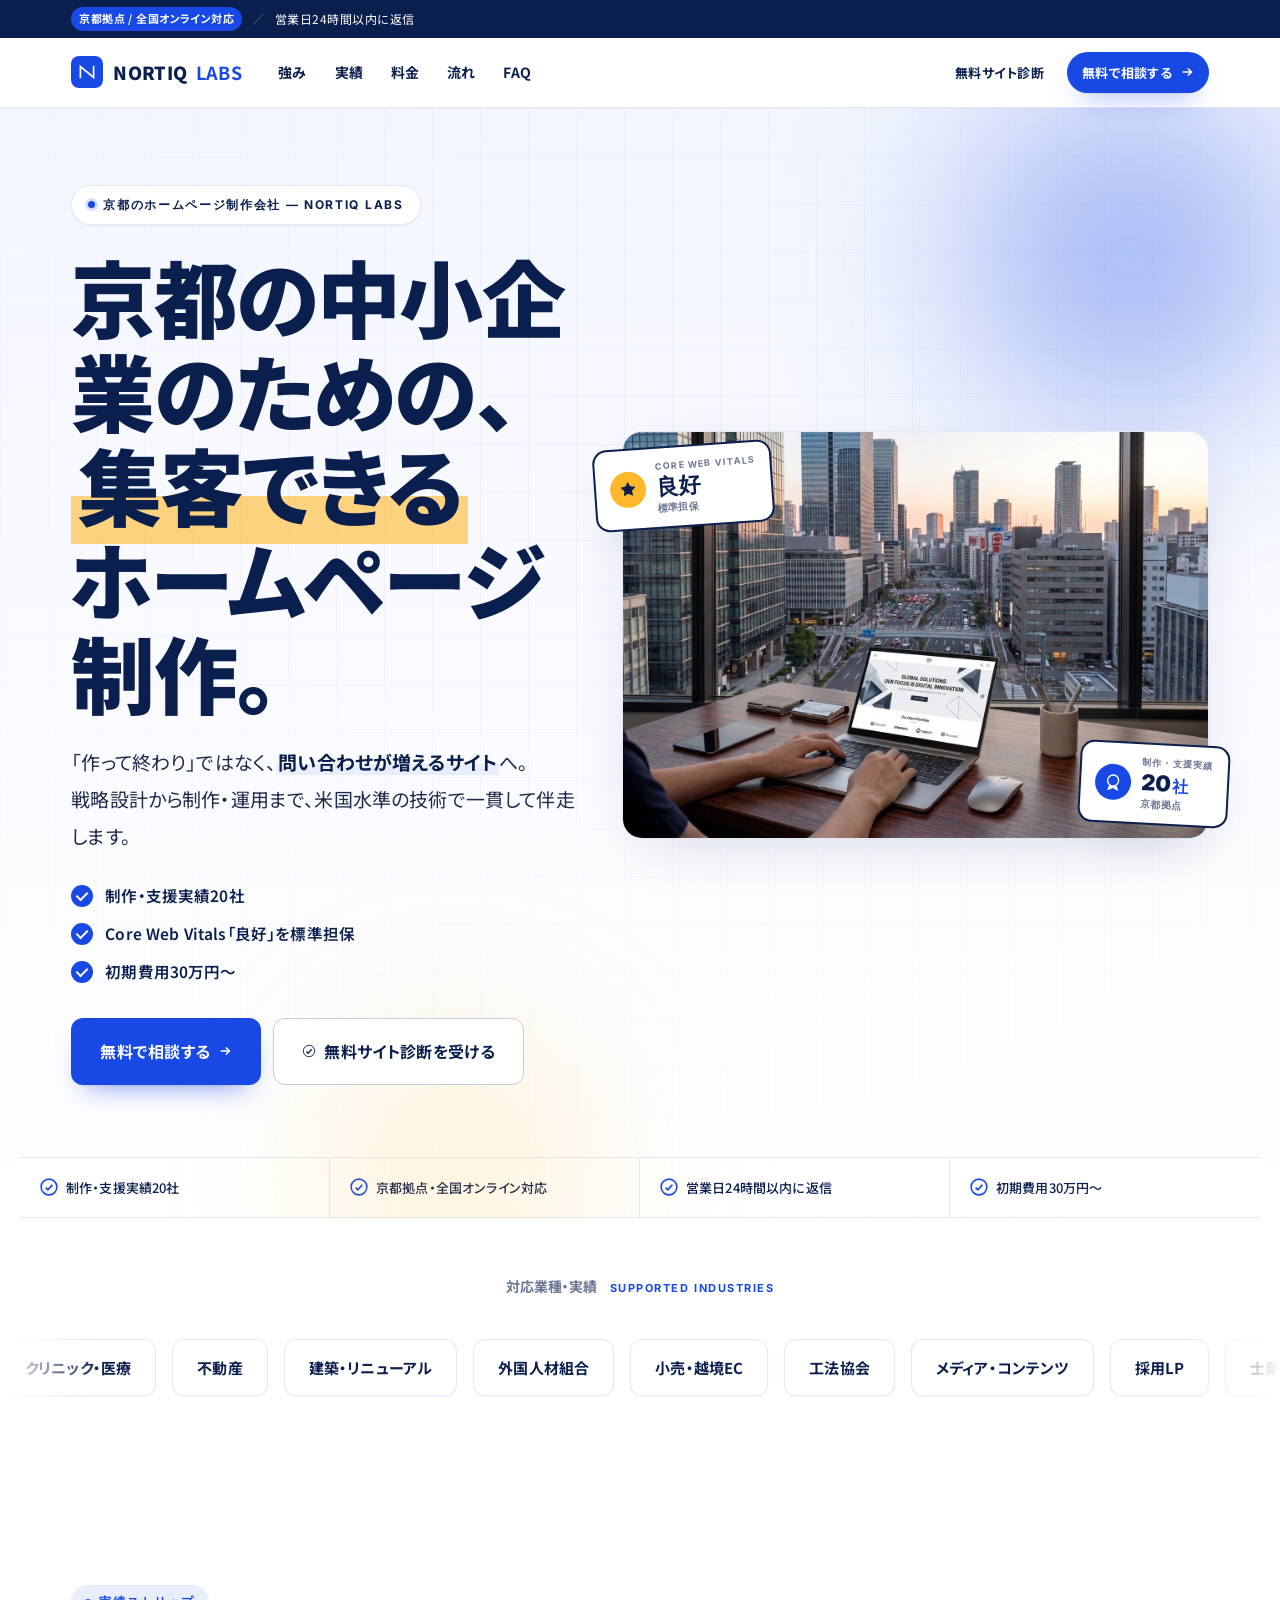
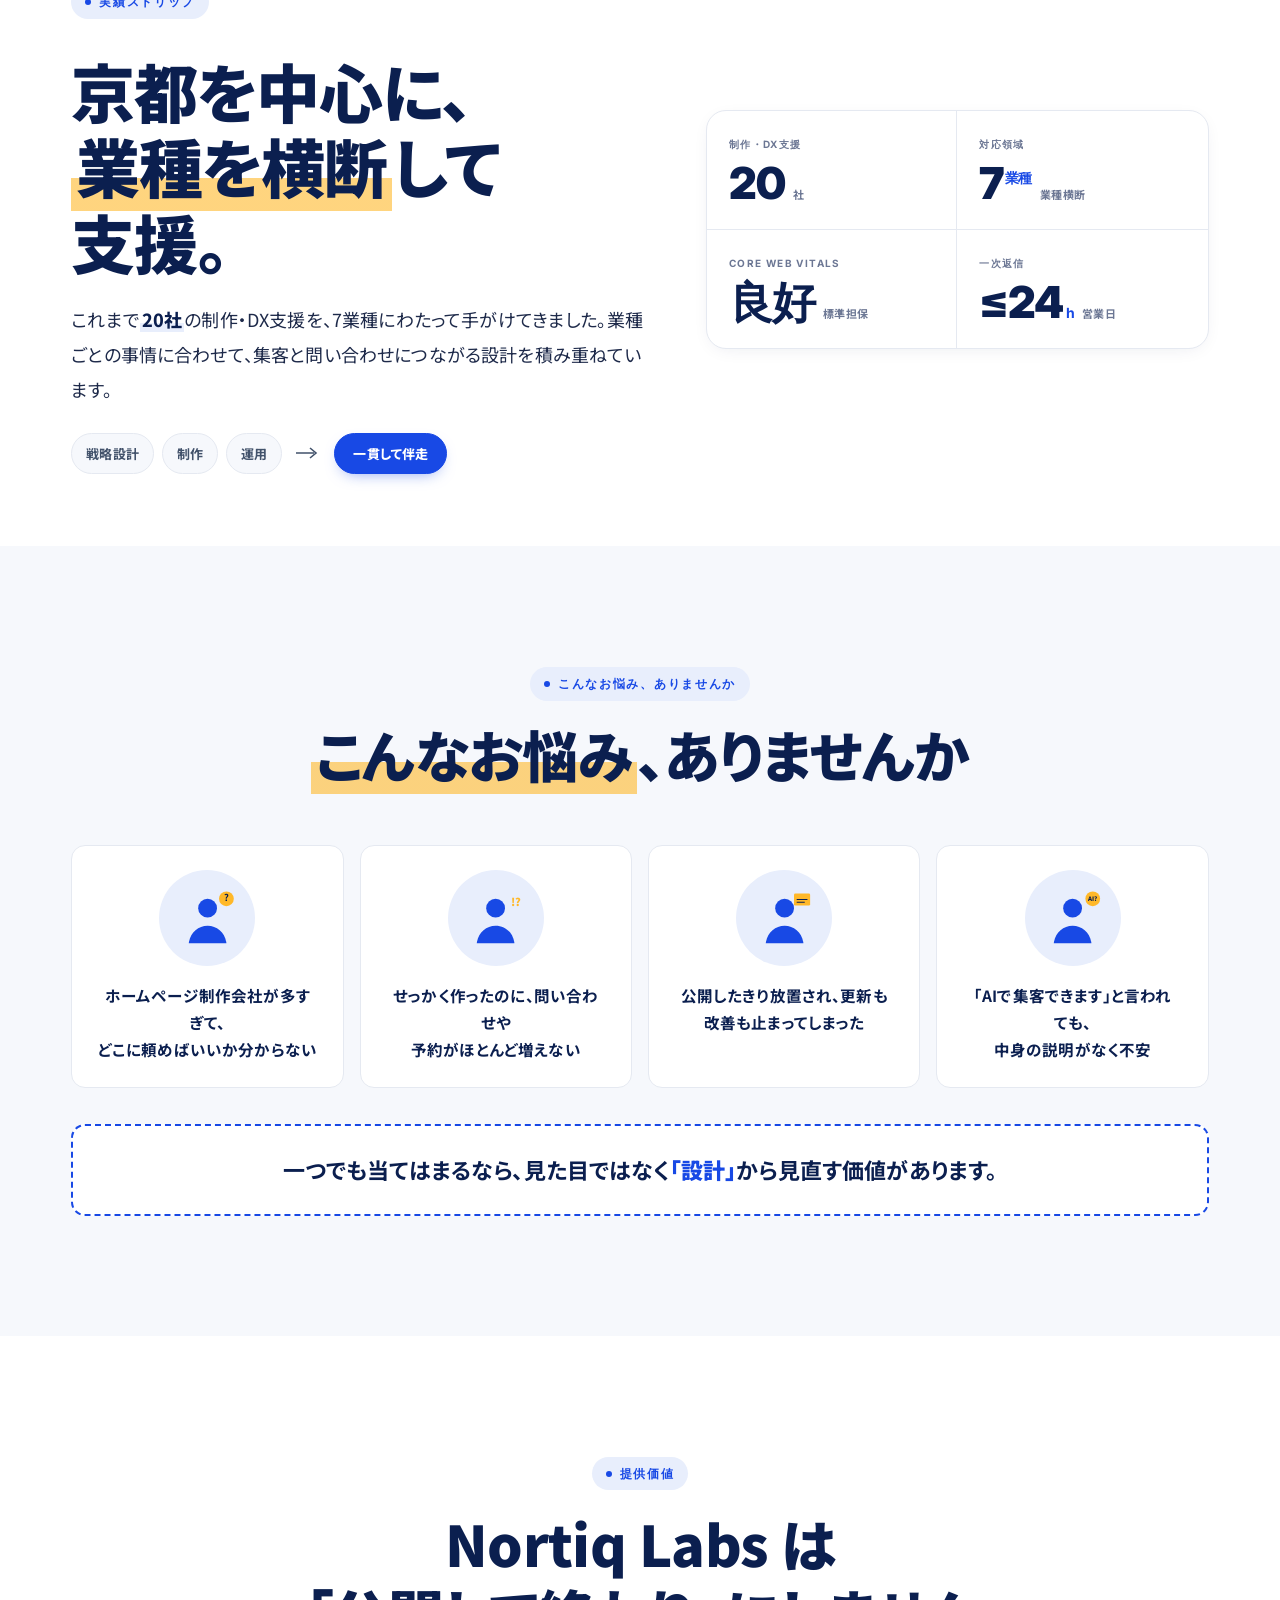
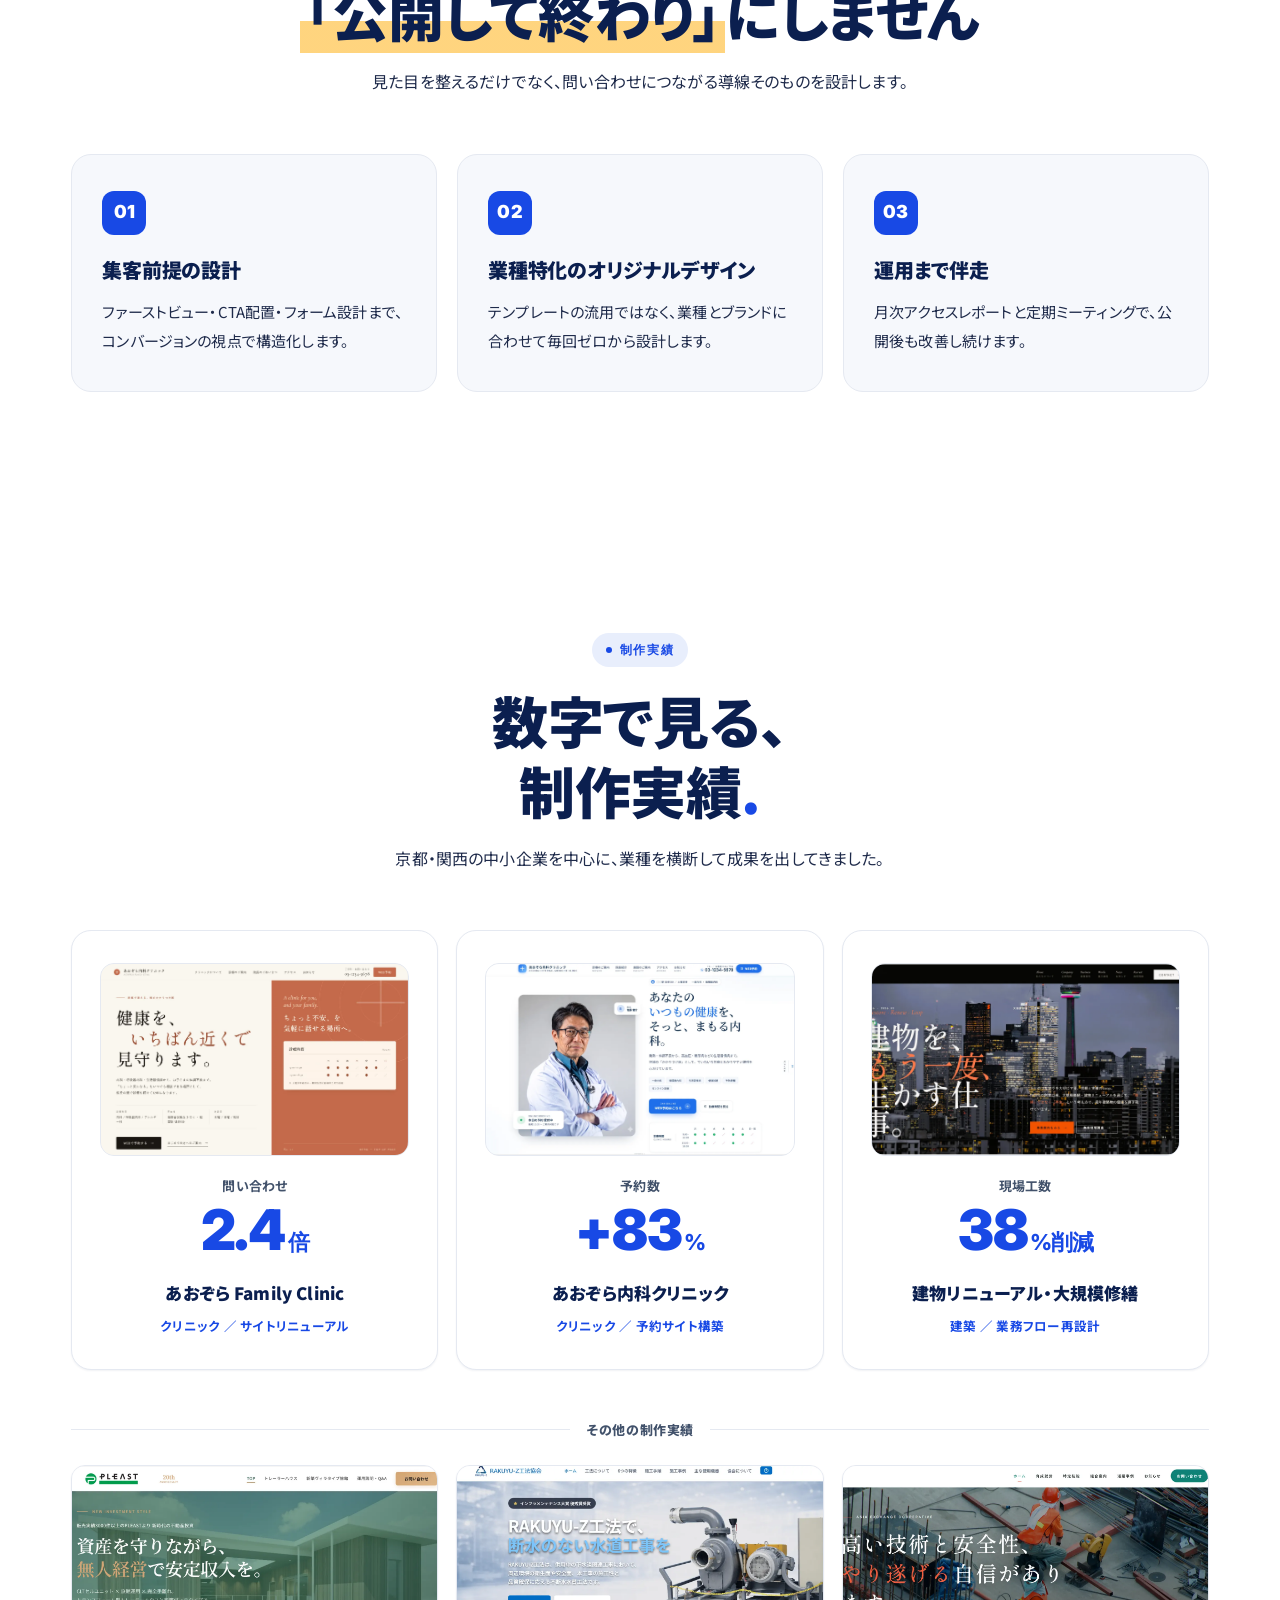
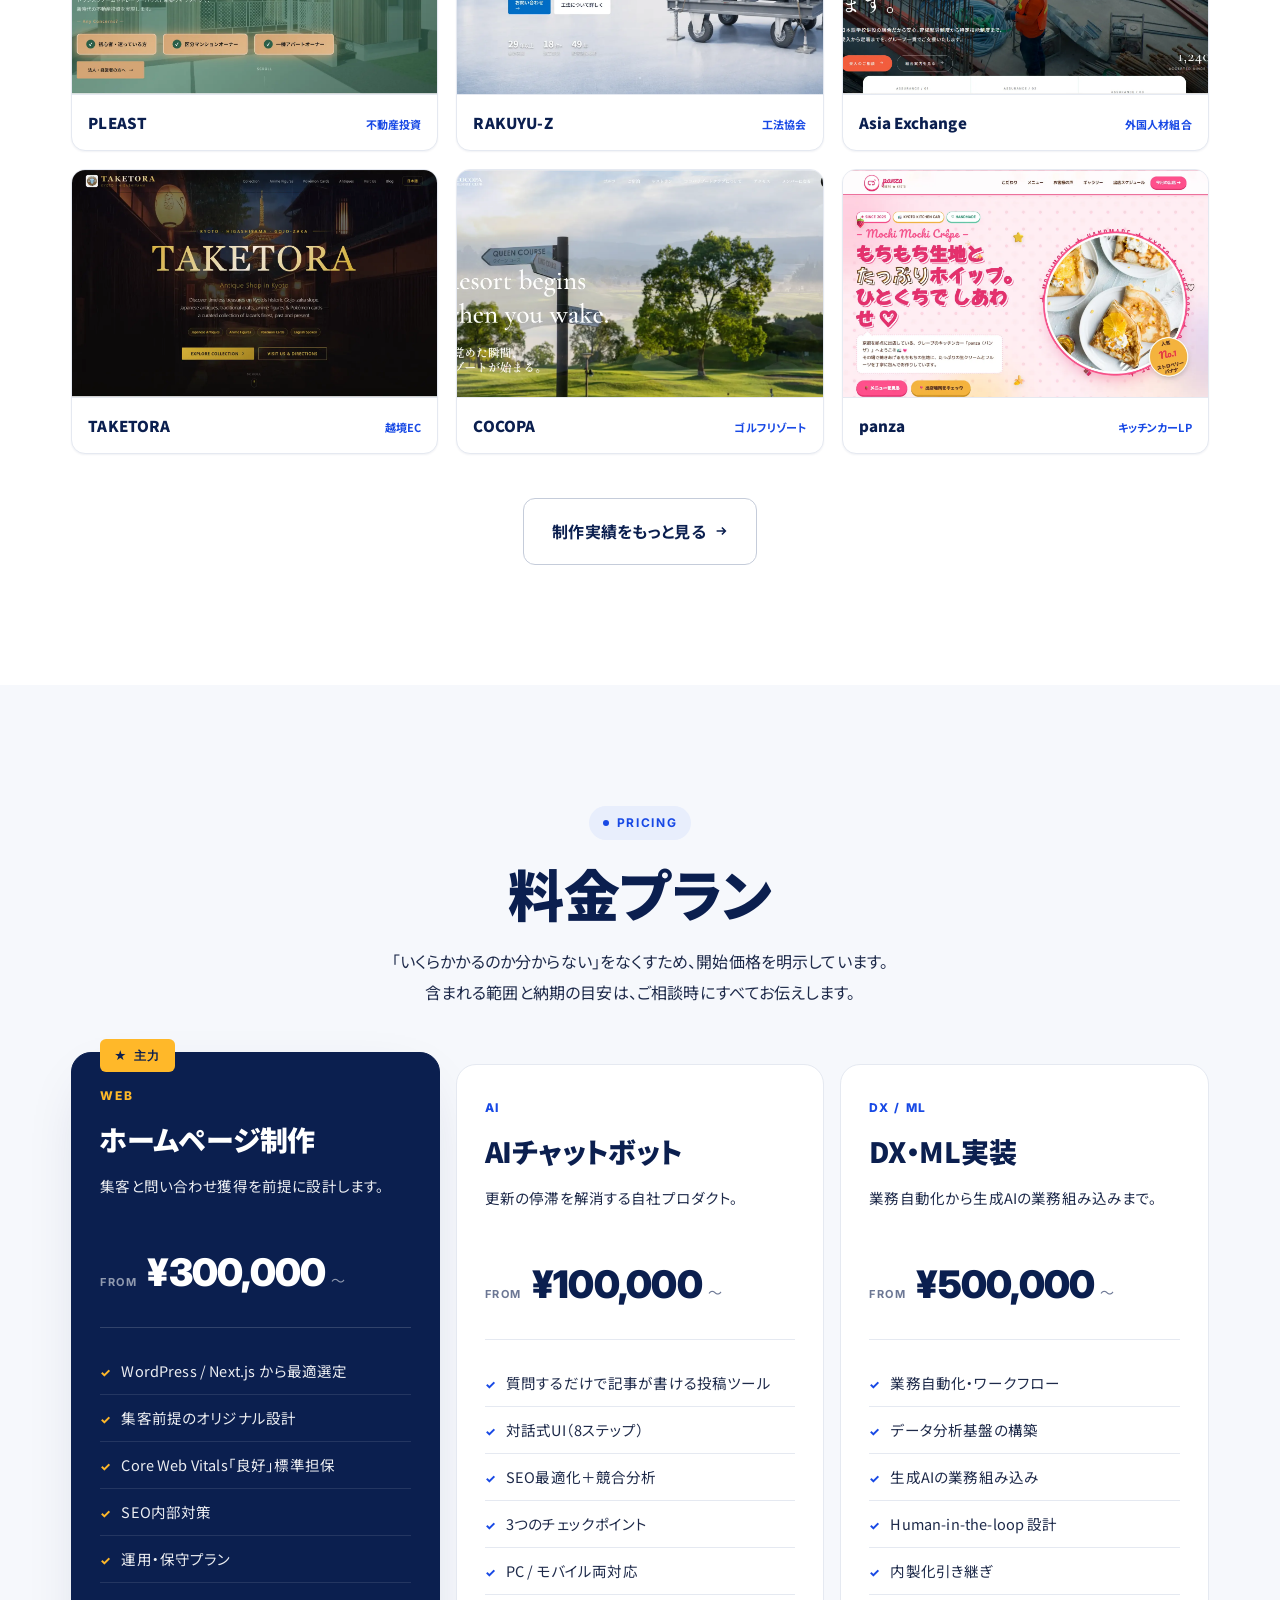
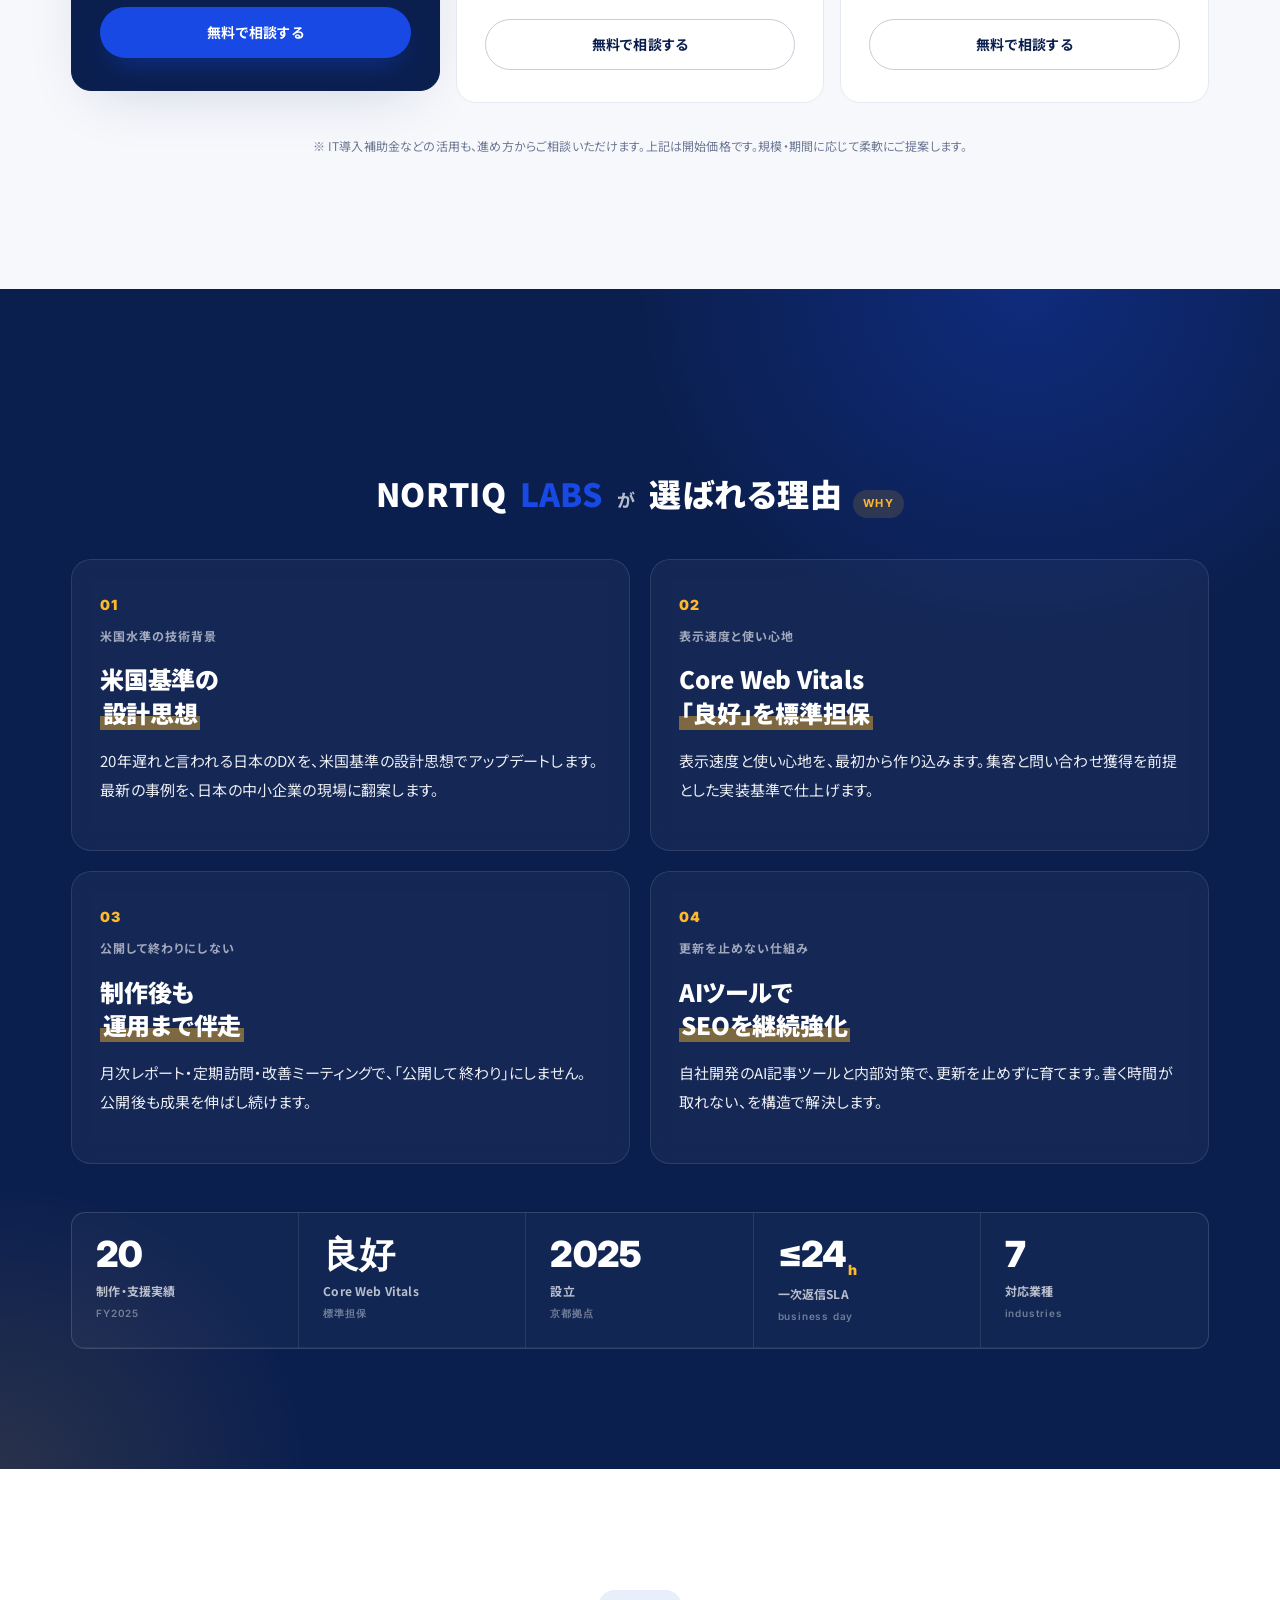
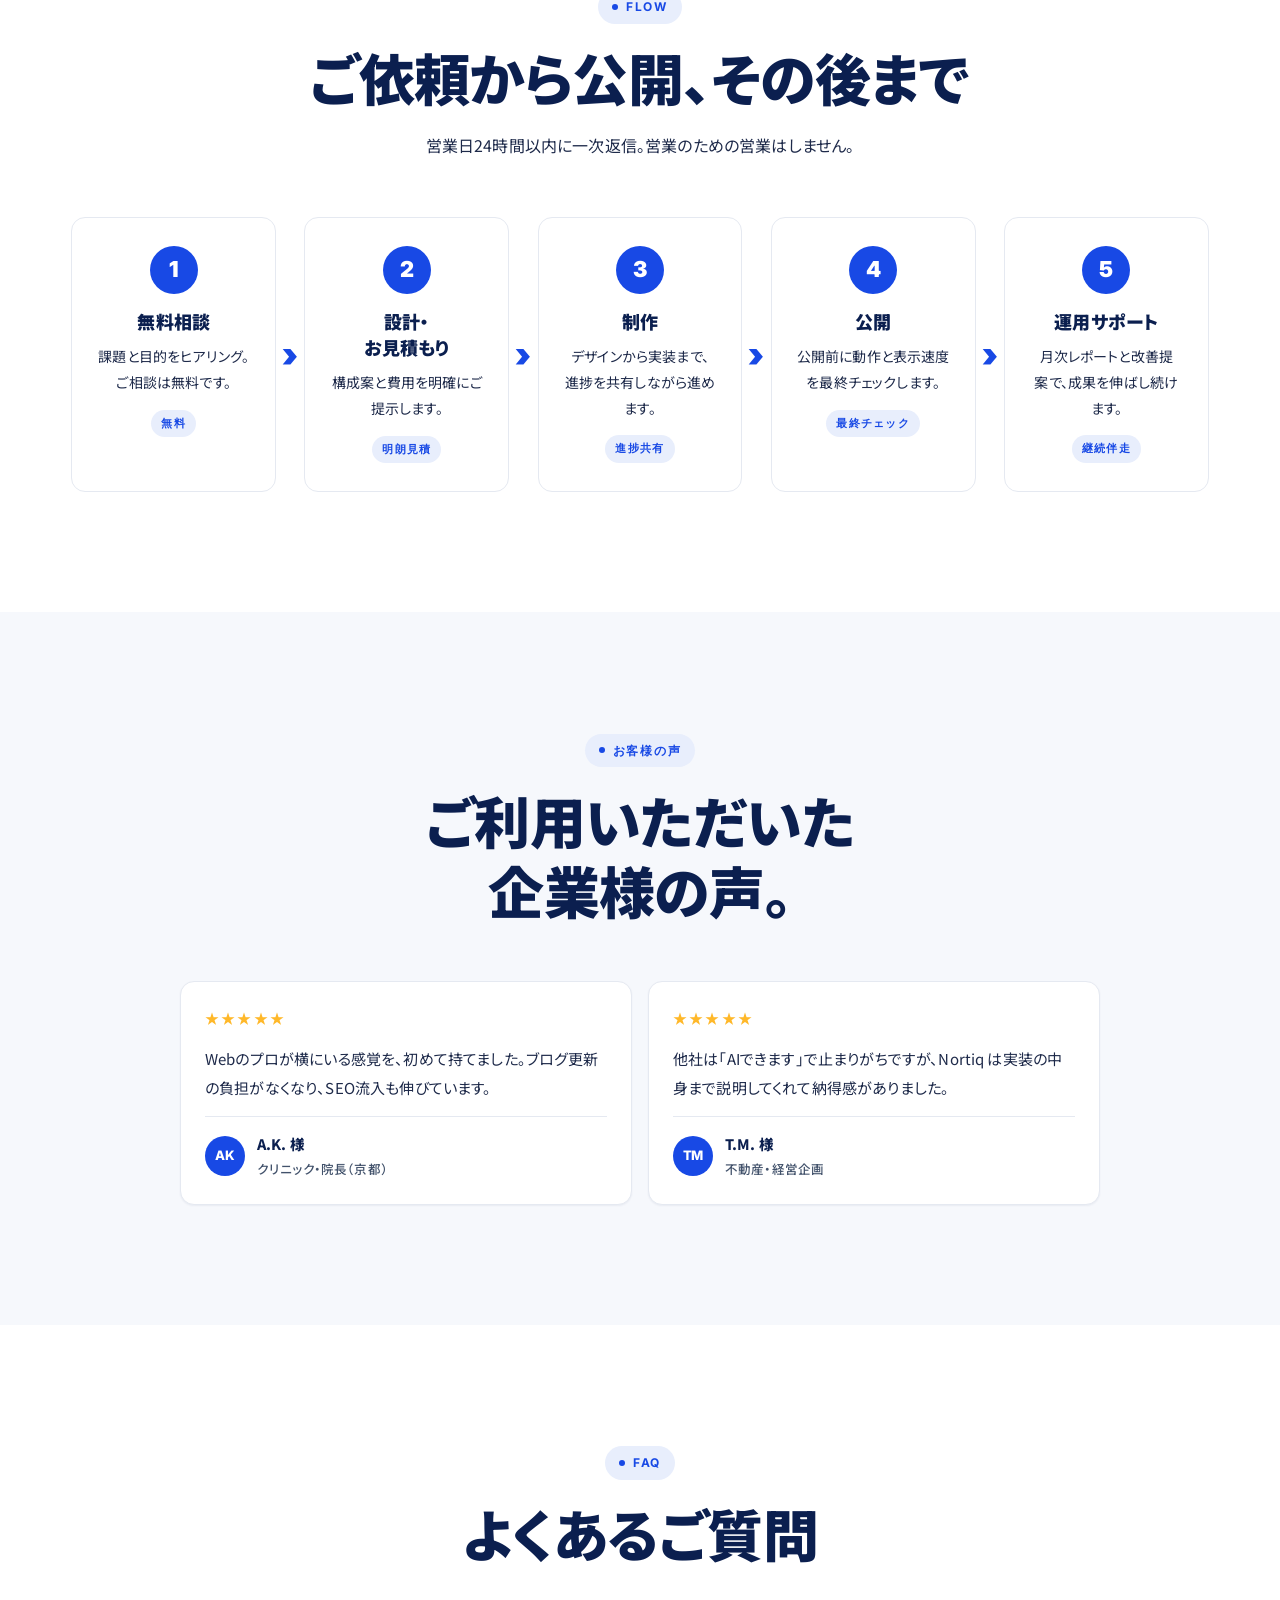
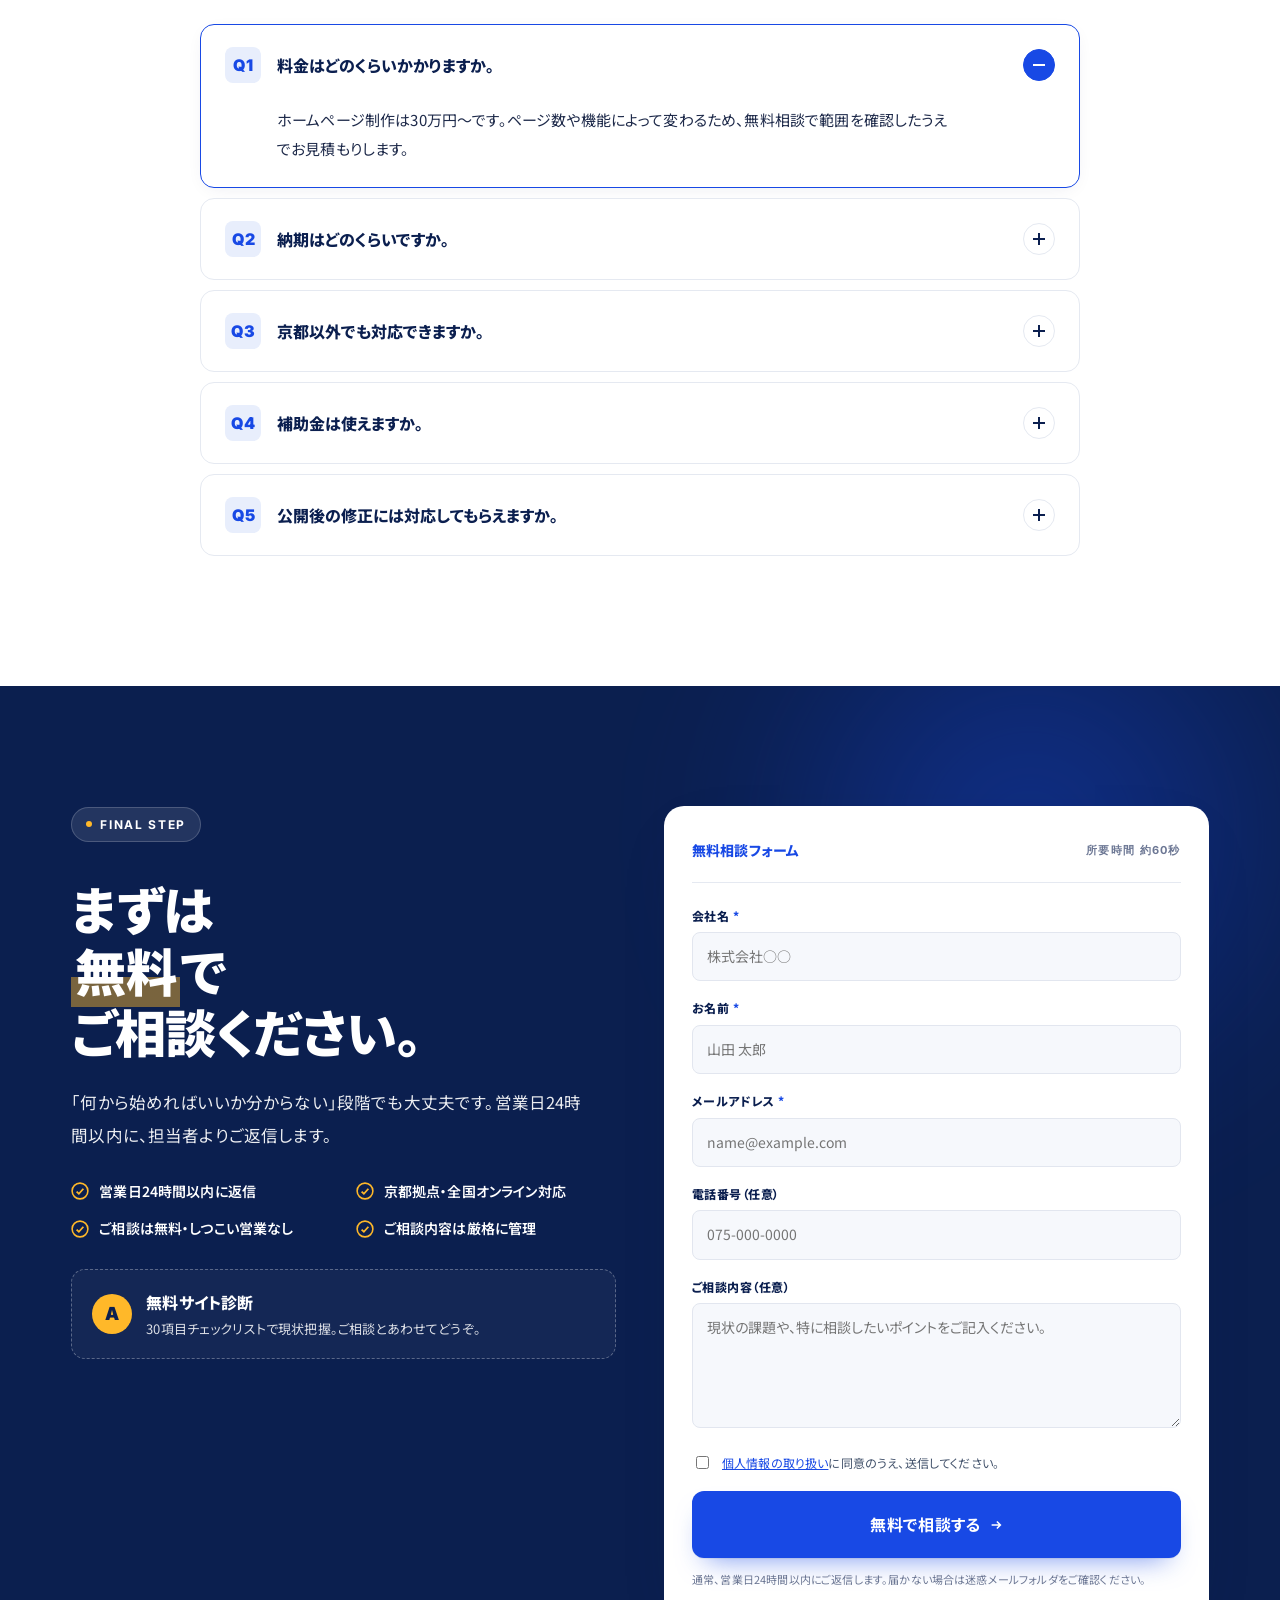
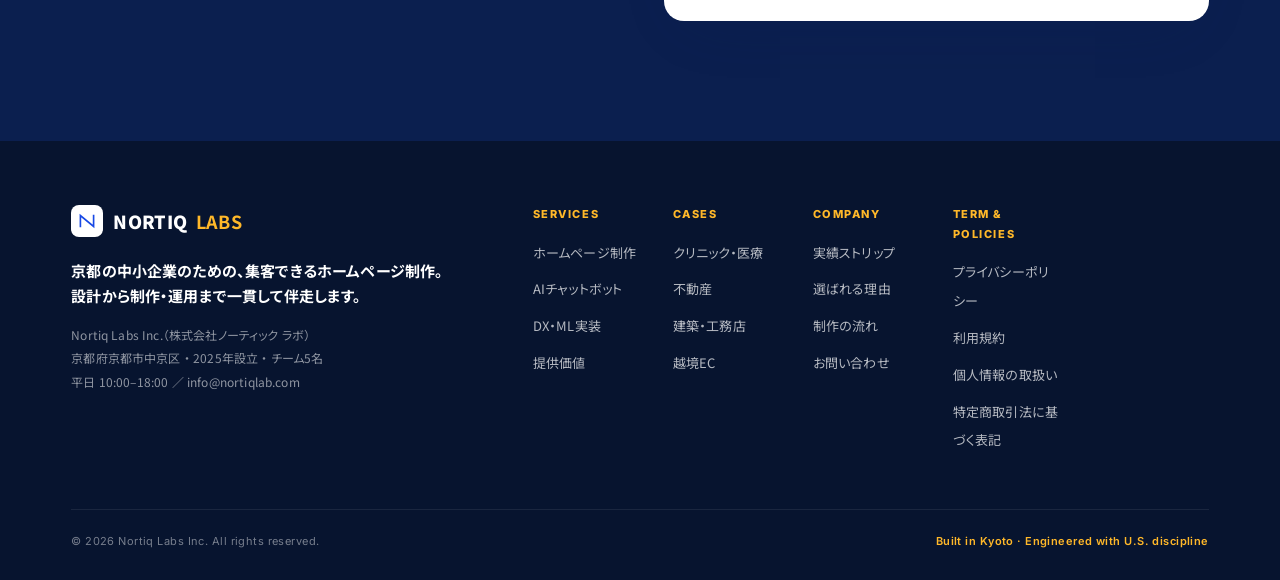
<file: index.html>
<!doctype html>
<html lang="ja">
<head>
<meta charset="utf-8" />
<meta name="viewport" content="width=device-width, initial-scale=1" />

<!-- Google tag (gtag.js) -->
<script async src="https://www.googletagmanager.com/gtag/js?id=G-WXRSZWCDVK"></script>
<script>
  window.dataLayer = window.dataLayer || [];
  function gtag(){dataLayer.push(arguments);}
  gtag('js', new Date());
  gtag('config', 'G-WXRSZWCDVK');
</script>
<title>京都のホームページ制作｜集客できるサイトを30万円〜 | NORTIQ LABS</title>
<meta name="description" content="京都の中小企業のためのホームページ制作。「作って終わり」にせず、戦略設計から制作・運用まで米国水準の技術で一貫して伴走します。Core Web Vitals「良好」を標準担保、初期費用30万円〜。制作・支援実績20社、営業日24時間以内に返信。" />
<meta name="robots" content="index, follow" />
<link rel="canonical" href="https://nortiqlab.com/" />

<!-- Open Graph -->
<meta property="og:type" content="website" />
<meta property="og:site_name" content="NORTIQ LABS" />
<meta property="og:locale" content="ja_JP" />
<meta property="og:url" content="https://nortiqlab.com/" />
<meta property="og:title" content="京都のホームページ制作｜集客できるサイトを30万円〜 | NORTIQ LABS" />
<meta property="og:description" content="京都の中小企業のためのホームページ制作。戦略設計から制作・運用まで米国水準の技術で一貫して伴走。Core Web Vitals「良好」標準担保、初期費用30万円〜。制作・支援実績20社、営業日24時間以内に返信。" />
<meta property="og:image" content="https://nortiqlab.com/ogp.png" />
<meta property="og:image:width" content="1200" />
<meta property="og:image:height" content="630" />
<meta property="og:image:alt" content="NORTIQ LABS — 京都の中小企業のための、集客できるホームページ制作。" />

<!-- Twitter Card -->
<meta name="twitter:card" content="summary_large_image" />
<meta name="twitter:title" content="京都のホームページ制作｜集客できるサイトを30万円〜 | NORTIQ LABS" />
<meta name="twitter:description" content="京都の中小企業のためのホームページ制作。戦略設計から制作・運用まで一貫伴走。Core Web Vitals「良好」標準担保、初期費用30万円〜。制作・支援実績20社、営業日24時間以内に返信。" />
<meta name="twitter:image" content="https://nortiqlab.com/ogp.png" />

<!-- Favicons -->
<link rel="icon" href="/favicon.ico" sizes="any" />
<link rel="icon" type="image/svg+xml" href="/favicon.svg" />
<link rel="apple-touch-icon" href="/apple-touch-icon.png" />

<link rel="preconnect" href="https://fonts.googleapis.com" />
<link rel="preconnect" href="https://fonts.gstatic.com" crossorigin />
<link href="https://fonts.googleapis.com/css2?family=Noto+Sans+JP:wght@400;500;700;900&family=Inter:wght@400;500;600;700;800&display=swap" rel="stylesheet" />

<link rel="stylesheet" href="styles.css?v=20260615-kyoto" />

<!-- No client-side framework: React / ReactDOM / Babel-standalone removed for performance.
     FAQ is static HTML + a tiny inline vanilla-JS accordion (see end of <body>). -->

<template id="__bundler_thumbnail">
  <svg xmlns="http://www.w3.org/2000/svg" viewBox="0 0 600 600">
    <rect width="600" height="600" fill="#0B1F4F"/>
    <rect x="90" y="90" width="420" height="420" rx="60" fill="#1849E5"/>
    <path d="M180 410 V190 L420 410 V190" fill="none" stroke="#FFFFFF" stroke-width="36" stroke-linecap="square" stroke-linejoin="miter"/>
    <circle cx="490" cy="135" r="22" fill="#FFB829"/>
  </svg>
</template>

<script type="application/ld+json">
{
  "@context": "https://schema.org",
  "@graph": [
    {
      "@type": ["Organization", "ProfessionalService"],
      "@id": "https://nortiqlab.com/#organization",
      "name": "NORTIQ LABS",
      "legalName": "株式会社ノーティック ラボ",
      "url": "https://nortiqlab.com/",
      "logo": "https://nortiqlab.com/assets/logo.png",
      "image": "https://nortiqlab.com/ogp.png",
      "description": "京都の中小企業のためのホームページ制作会社。戦略設計から制作・運用まで、米国水準の技術で一貫して伴走します。Core Web Vitals「良好」標準担保、初期費用30万円〜。",
      "slogan": "京都の中小企業のための、集客できるホームページ制作。",
      "foundingDate": "2025",
      "numberOfEmployees": { "@type": "QuantitativeValue", "value": 5 },
      "areaServed": [
        { "@type": "City", "name": "京都市" },
        { "@type": "AdministrativeArea", "name": "京都府" },
        { "@type": "Country", "name": "日本" }
      ],
      "knowsAbout": ["ホームページ制作", "Web制作", "SEO", "AIチャットボット", "DX", "機械学習"],
      "priceRange": "¥¥",
      "address": {
        "@type": "PostalAddress",
        "postalCode": "604-0012",
        "addressRegion": "京都府",
        "addressLocality": "京都市中京区",
        "streetAddress": "竪大恩寺町751",
        "addressCountry": "JP"
      }
    },
    {
      "@type": "WebSite",
      "@id": "https://nortiqlab.com/#website",
      "url": "https://nortiqlab.com/",
      "name": "NORTIQ LABS｜京都のホームページ制作",
      "inLanguage": "ja",
      "publisher": { "@id": "https://nortiqlab.com/#organization" },
      "description": "京都の中小企業のための、集客できるホームページ制作。戦略設計から制作・運用まで一貫伴走。"
    },
    {
      "@type": "Service",
      "@id": "https://nortiqlab.com/#service-web",
      "serviceType": "ホームページ制作",
      "provider": { "@id": "https://nortiqlab.com/#organization" },
      "areaServed": { "@type": "AdministrativeArea", "name": "京都府" },
      "description": "集客と問い合わせ獲得を前提に、戦略設計から制作・運用まで一貫対応するホームページ制作サービス。WordPress / Next.js から最適選定。",
      "offers": {
        "@type": "Offer",
        "price": "300000",
        "priceCurrency": "JPY",
        "description": "ホームページ制作 初期費用 300,000円〜"
      }
    },
    {
      "@type": "FAQPage",
      "@id": "https://nortiqlab.com/#faq",
      "mainEntity": [
        {
          "@type": "Question",
          "name": "料金はどのくらいかかりますか。",
          "acceptedAnswer": { "@type": "Answer", "text": "ホームページ制作は30万円〜です。ページ数や機能によって変わるため、無料相談で範囲を確認したうえでお見積もりします。" }
        },
        {
          "@type": "Question",
          "name": "納期はどのくらいですか。",
          "acceptedAnswer": { "@type": "Answer", "text": "規模によりますが、コーポレートサイトでおおよそ4〜8週間が目安です。お急ぎの場合もご相談ください。" }
        },
        {
          "@type": "Question",
          "name": "京都以外でも対応できますか。",
          "acceptedAnswer": { "@type": "Answer", "text": "はい。オンラインでの打ち合わせに対応しており、関西圏を中心に全国からご相談いただけます。" }
        },
        {
          "@type": "Question",
          "name": "補助金は使えますか。",
          "acceptedAnswer": { "@type": "Answer", "text": "IT導入補助金などの活用を視野に、進め方をご相談いただけます。（申請サポートは準備中です。）" }
        },
        {
          "@type": "Question",
          "name": "公開後の修正には対応してもらえますか。",
          "acceptedAnswer": { "@type": "Answer", "text": "軽微な修正・テキスト変更は、契約中の保守プラン内で対応可能です。大規模な変更は別途お見積もりとなります。" }
        }
      ]
    }
  ]
}
</script>
</head>
<body>

<!-- ============ TOP BAR ============ -->
<div class="topbar">
  <div class="topbar__inner">
    <span class="topbar__badge">京都拠点 / 全国オンライン対応</span>
    <span class="topbar__sep">／</span>
    <span>営業日24時間以内に返信</span>
  </div>
</div>

<!-- ============ NAV ============ -->
<header class="nav" id="nav">
  <div class="nav__inner">
    <a href="#top" class="brand" aria-label="NORTIQ LABS">
      <span class="brand__mark" aria-hidden="true">
        <svg viewBox="0 0 40 40"><path d="M8 30V10l24 20V10" fill="none" stroke="currentColor" stroke-width="3" stroke-linecap="square"/></svg>
      </span>
      <span class="brand__name">NORTIQ <em>LABS</em></span>
    </a>
    <nav class="nav__links" aria-label="Primary">
      <a href="#value">強み</a>
      <a href="#cases">実績</a>
      <a href="#pricing">料金</a>
      <a href="#flow">流れ</a>
      <a href="#faq">FAQ</a>
    </nav>
    <div class="nav__ctas">
      <a href="#diagnosis" class="btn btn--ghost btn--sm">無料サイト診断</a>
      <a href="#contact" class="btn btn--primary btn--sm">
        無料で相談する
        <svg viewBox="0 0 16 16" aria-hidden="true"><path d="M3 8h10M9 4l4 4-4 4" fill="none" stroke="currentColor" stroke-width="1.8"/></svg>
      </a>
    </div>
  </div>
</header>

<main id="top">

<!-- ============ 01. HERO / ファーストビュー ============ -->
<section class="hero">
  <div class="hero__bg" aria-hidden="true">
    <div class="hero__grid-lines"></div>
    <div class="hero__glow hero__glow--a"></div>
    <div class="hero__glow hero__glow--b"></div>
  </div>

  <div class="hero__inner">
    <div class="hero__copy">
      <div class="hero__eyebrow">
        <span class="dot"></span>
        <span>京都のホームページ制作会社 — NORTIQ LABS</span>
      </div>

      <h1 class="hero__h1">
        京都の中小企業のための、<br />
        <span class="hl">集客できる</span><br />
        ホームページ制作。
      </h1>

      <p class="hero__lead">
        「作って終わり」ではなく、<strong>問い合わせが増えるサイト</strong>へ。<br />
        戦略設計から制作・運用まで、米国水準の技術で一貫して伴走します。
      </p>

      <ul class="hero__bullets">
        <li><span class="check"></span>制作・支援実績20社</li>
        <li><span class="check"></span>Core Web Vitals「良好」を標準担保</li>
        <li><span class="check"></span>初期費用30万円〜</li>
      </ul>

      <div class="hero__ctas">
        <a href="#contact" class="btn btn--primary btn--lg">
          無料で相談する
          <svg viewBox="0 0 16 16" aria-hidden="true"><path d="M3 8h10M9 4l4 4-4 4" fill="none" stroke="currentColor" stroke-width="1.8"/></svg>
        </a>
        <a href="#diagnosis" class="btn btn--outline btn--lg">
          <svg viewBox="0 0 16 16" aria-hidden="true"><circle cx="8" cy="8" r="6.5" fill="none" stroke="currentColor"/><path d="M5 8.5l2 2 4-4.5" fill="none" stroke="currentColor" stroke-width="1.6"/></svg>
          無料サイト診断を受ける
        </a>
      </div>
    </div>

    <aside class="hero__viz" aria-hidden="true">
      <figure class="hero__photo">
        <img src="assets/hero-tokyo-office.jpg"
             alt="京都のオフィスでノートPCを開き、NORTIQ LABSが制作したホームページを確認しているイメージ"
             width="1400" height="972" loading="eager" decoding="async" fetchpriority="high" />
      </figure>

      <div class="badge badge--a">
        <div class="badge__icon">
          <svg viewBox="0 0 32 32"><path d="M16 4l3.4 7 7.6 1.1-5.5 5.4 1.3 7.5L16 21.5 9.2 25l1.3-7.5L5 12.1 12.6 11z" fill="currentColor"/></svg>
        </div>
        <div class="badge__body">
          <div class="badge__cat">Core Web Vitals</div>
          <div class="badge__name">良好</div>
          <div class="badge__year">標準担保</div>
        </div>
      </div>

      <div class="badge badge--b">
        <div class="badge__icon">
          <svg viewBox="0 0 32 32"><circle cx="16" cy="14" r="8" fill="none" stroke="currentColor" stroke-width="2"/><path d="M10 22l-2 7 8-4 8 4-2-7" fill="currentColor"/></svg>
        </div>
        <div class="badge__body">
          <div class="badge__cat">制作・支援実績</div>
          <div class="badge__name">20<small>社</small></div>
          <div class="badge__year">京都拠点</div>
        </div>
      </div>
    </aside>
  </div>

  <!-- caption strip / 信頼バッジ -->
  <div class="hero__assure">
    <div><svg viewBox="0 0 16 16"><circle cx="8" cy="8" r="7" fill="none" stroke="currentColor" stroke-width="1.4"/><path d="M5 8.5l2 2 4-4.5" fill="none" stroke="currentColor" stroke-width="1.6"/></svg>制作・支援実績20社</div>
    <div><svg viewBox="0 0 16 16"><circle cx="8" cy="8" r="7" fill="none" stroke="currentColor" stroke-width="1.4"/><path d="M5 8.5l2 2 4-4.5" fill="none" stroke="currentColor" stroke-width="1.6"/></svg>京都拠点・全国オンライン対応</div>
    <div><svg viewBox="0 0 16 16"><circle cx="8" cy="8" r="7" fill="none" stroke="currentColor" stroke-width="1.4"/><path d="M5 8.5l2 2 4-4.5" fill="none" stroke="currentColor" stroke-width="1.6"/></svg>営業日24時間以内に返信</div>
    <div><svg viewBox="0 0 16 16"><circle cx="8" cy="8" r="7" fill="none" stroke="currentColor" stroke-width="1.4"/><path d="M5 8.5l2 2 4-4.5" fill="none" stroke="currentColor" stroke-width="1.6"/></svg>初期費用30万円〜</div>
  </div>
</section>


<!-- ============ LOGO WALL / 対応業種 ============ -->
<section class="logos" aria-label="対応業種">
  <div class="container">
    <h2 class="logos__title">
      <span>対応業種・実績</span>
      <em>SUPPORTED INDUSTRIES</em>
    </h2>
  </div>
  <div class="marquee">
    <div class="marquee__track">
      <span class="logo-chip">クリニック・医療</span>
      <span class="logo-chip">不動産</span>
      <span class="logo-chip">建築・リニューアル</span>
      <span class="logo-chip">外国人材組合</span>
      <span class="logo-chip">小売・越境EC</span>
      <span class="logo-chip">工法協会</span>
      <span class="logo-chip">メディア・コンテンツ</span>
      <span class="logo-chip">採用LP</span>
      <span class="logo-chip">士業・サービス業</span>
      <span class="logo-chip">クリニック・医療</span>
      <span class="logo-chip">不動産</span>
      <span class="logo-chip">建築・リニューアル</span>
      <span class="logo-chip">外国人材組合</span>
      <span class="logo-chip">小売・越境EC</span>
      <span class="logo-chip">工法協会</span>
      <span class="logo-chip">メディア・コンテンツ</span>
      <span class="logo-chip">採用LP</span>
      <span class="logo-chip">士業・サービス業</span>
    </div>
  </div>
</section>


<!-- ============ 02. 実績ストリップ ============ -->
<section class="intro" id="about">
  <div class="container intro__inner">
    <div class="intro__copy">
      <span class="section-head__tag"><i></i>実績ストリップ</span>
      <h2 class="intro__h2">
        京都を中心に、<br/>
        <span class="hl">業種を横断</span>して支援。
      </h2>
      <p class="intro__lead">
        これまで<strong>20社</strong>の制作・DX支援を、7業種にわたって手がけてきました。業種ごとの事情に合わせて、集客と問い合わせにつながる設計を積み重ねています。
      </p>
      <ul class="intro__pills" aria-label="提供領域">
        <li>戦略設計</li>
        <li>制作</li>
        <li>運用</li>
        <li class="intro__pills-sep" aria-hidden="true">
          <svg viewBox="0 0 24 12"><path d="M0 6h18M14 1l6 5-6 5" fill="none" stroke="currentColor" stroke-width="1.6"/></svg>
        </li>
        <li class="intro__pills-solve">一貫して伴走</li>
      </ul>
    </div>

    <dl class="intro__stats" aria-label="数値で見るNORTIQ">
      <div>
        <dt>制作・DX支援</dt>
        <dd><strong>20</strong><span>社</span></dd>
      </div>
      <div>
        <dt>対応領域</dt>
        <dd><strong>7<sup>業種</sup></strong><span>業種横断</span></dd>
      </div>
      <div>
        <dt>Core Web Vitals</dt>
        <dd><strong>良好</strong><span>標準担保</span></dd>
      </div>
      <div>
        <dt>一次返信</dt>
        <dd><strong>≤24<sub>h</sub></strong><span>営業日</span></dd>
      </div>
    </dl>
  </div>
</section>


<!-- ============ 03. 課題共感 ============ -->
<section class="problems" id="problems">
  <div class="container">
    <div class="section-head section-head--center">
      <span class="section-head__tag"><i></i>こんなお悩み、ありませんか</span>
      <h2 class="section-head__h2">
        <span class="hl">こんなお悩み</span>、ありませんか
      </h2>
    </div>

    <div class="problems__grid problems__grid--4">
      <article class="prob">
        <figure class="prob__fig prob__fig--01" aria-hidden="true">
          <svg viewBox="0 0 100 100">
            <circle cx="50" cy="36" r="14" fill="currentColor"/>
            <path d="M22 88c2-16 14-26 28-26s26 10 28 26z" fill="currentColor"/>
            <circle cx="78" cy="22" r="11" fill="#FFB829"/>
            <text x="78" y="26" text-anchor="middle" font-size="14" font-weight="700" fill="#0B1F4F">?</text>
          </svg>
        </figure>
        <p>ホームページ制作会社が多すぎて、<br/>どこに頼めばいいか分からない</p>
      </article>
      <article class="prob">
        <figure class="prob__fig prob__fig--02" aria-hidden="true">
          <svg viewBox="0 0 100 100">
            <circle cx="50" cy="36" r="14" fill="currentColor"/>
            <path d="M22 88c2-16 14-26 28-26s26 10 28 26z" fill="currentColor"/>
            <text x="80" y="32" text-anchor="middle" font-size="16" font-weight="900" fill="#FFB829">!?</text>
          </svg>
        </figure>
        <p>せっかく作ったのに、問い合わせや<br/>予約がほとんど増えない</p>
      </article>
      <article class="prob">
        <figure class="prob__fig prob__fig--03" aria-hidden="true">
          <svg viewBox="0 0 100 100">
            <circle cx="50" cy="36" r="14" fill="currentColor"/>
            <path d="M22 88c2-16 14-26 28-26s26 10 28 26z" fill="currentColor"/>
            <rect x="64" y="14" width="24" height="18" rx="2" fill="#FFB829"/>
            <path d="M68 23h16M68 27h12" stroke="#0B1F4F" stroke-width="1.5"/>
          </svg>
        </figure>
        <p>公開したきり放置され、更新も<br/>改善も止まってしまった</p>
      </article>
      <article class="prob">
        <figure class="prob__fig prob__fig--04" aria-hidden="true">
          <svg viewBox="0 0 100 100">
            <circle cx="50" cy="36" r="14" fill="currentColor"/>
            <path d="M22 88c2-16 14-26 28-26s26 10 28 26z" fill="currentColor"/>
            <circle cx="80" cy="22" r="11" fill="#FFB829"/>
            <text x="80" y="26" text-anchor="middle" font-size="9" font-weight="900" fill="#0B1F4F">AI?</text>
          </svg>
        </figure>
        <p>「AIで集客できます」と言われても、<br/>中身の説明がなく不安</p>
      </article>
    </div>

    <p class="problems__close">
      一つでも当てはまるなら、見た目ではなく<strong>「設計」</strong>から見直す価値があります。
    </p>
  </div>
</section>


<!-- ============ 04. 解決＝提供価値 ============ -->
<section class="pillars" id="value">
  <div class="container">
    <div class="section-head section-head--center">
      <span class="section-head__tag"><i></i>提供価値</span>
      <h2 class="section-head__h2">
        Nortiq Labs は<br/>
        <span class="hl">「公開して終わり」</span>にしません
      </h2>
      <p class="section-head__lead">
        見た目を整えるだけでなく、問い合わせにつながる導線そのものを設計します。
      </p>
    </div>

    <div class="pillars__grid">
      <article class="pillar">
        <span class="pillar__no">01</span>
        <h3>集客前提の設計</h3>
        <p>ファーストビュー・CTA配置・フォーム設計まで、コンバージョンの視点で構造化します。</p>
      </article>
      <article class="pillar">
        <span class="pillar__no">02</span>
        <h3>業種特化のオリジナルデザイン</h3>
        <p>テンプレートの流用ではなく、業種とブランドに合わせて毎回ゼロから設計します。</p>
      </article>
      <article class="pillar">
        <span class="pillar__no">03</span>
        <h3>運用まで伴走</h3>
        <p>月次アクセスレポートと定期ミーティングで、公開後も改善し続けます。</p>
      </article>
    </div>
  </div>
</section>


<!-- ============ 05. 制作実績 ============ -->
<section class="cases" id="cases">
  <div class="container">
    <div class="section-head section-head--center">
      <span class="section-head__tag"><i></i>制作実績</span>
      <h2 class="section-head__h2">数字で見る、<br/>制作実績<span class="qmark">.</span></h2>
      <p class="section-head__lead">京都・関西の中小企業を中心に、業種を横断して成果を出してきました。</p>
    </div>

    <div class="results">
      <article class="result">
        <figure class="result__shot">
          <picture>
            <source srcset="assets/work-aozora-family.webp" type="image/webp" />
            <img src="assets/work-aozora-family.png" width="1341" height="838" loading="lazy" decoding="async" alt="あおぞら Family Clinic サイトの制作実績" />
          </picture>
        </figure>
        <div class="result__num">問い合わせ<strong>2.4<small>倍</small></strong></div>
        <div class="result__company">あおぞら Family Clinic</div>
        <div class="result__meta">クリニック ／ サイトリニューアル</div>
      </article>
      <article class="result">
        <figure class="result__shot">
          <picture>
            <source srcset="assets/work-aozora-naika.webp" type="image/webp" />
            <img src="assets/work-aozora-naika.png" width="1549" height="915" loading="lazy" decoding="async" alt="あおぞら内科クリニックの予約サイト構築の制作実績" />
          </picture>
        </figure>
        <div class="result__num">予約数<strong>+83<small>%</small></strong></div>
        <div class="result__company">あおぞら内科クリニック</div>
        <div class="result__meta">クリニック ／ 予約サイト構築</div>
      </article>
      <article class="result">
        <figure class="result__shot">
          <picture>
            <source srcset="assets/work-renewal.webp" type="image/webp" />
            <img src="assets/work-renewal.png" width="1600" height="861" loading="lazy" decoding="async" alt="建物リニューアル・大規模修繕サイトの制作実績" />
          </picture>
        </figure>
        <div class="result__num">現場工数<strong>38<small>%削減</small></strong></div>
        <div class="result__company">建物リニューアル・大規模修繕</div>
        <div class="result__meta">建築 ／ 業務フロー再設計</div>
      </article>
    </div>

    <div class="works-head">
      <span class="works-head__line"></span>
      <span class="works-head__label">その他の制作実績</span>
      <span class="works-head__line"></span>
    </div>

    <div class="workgrid">
      <figure class="work">
        <div class="work__shot">
          <picture>
            <source srcset="assets/work-pleast.webp" type="image/webp" />
            <img src="assets/work-pleast.png" width="1600" height="870" loading="lazy" decoding="async" alt="不動産投資ブランド PLEAST サイトの制作実績" />
          </picture>
        </div>
        <figcaption><span class="work__name">PLEAST</span><span class="work__cat">不動産投資</span></figcaption>
      </figure>
      <figure class="work">
        <div class="work__shot">
          <picture>
            <source srcset="assets/work-rakuyu.webp" type="image/webp" />
            <img src="assets/work-rakuyu.png" width="1600" height="815" loading="lazy" decoding="async" alt="RAKUYU-Z 工法協会サイトの制作実績" />
          </picture>
        </div>
        <figcaption><span class="work__name">RAKUYU-Z</span><span class="work__cat">工法協会</span></figcaption>
      </figure>
      <figure class="work">
        <div class="work__shot">
          <picture>
            <source srcset="assets/work-asia-exchange.webp" type="image/webp" />
            <img src="assets/work-asia-exchange.png" width="1600" height="894" loading="lazy" decoding="async" alt="外国人材組合 Asia Exchange Cooperative サイトの制作実績" />
          </picture>
        </div>
        <figcaption><span class="work__name">Asia Exchange</span><span class="work__cat">外国人材組合</span></figcaption>
      </figure>
      <figure class="work">
        <div class="work__shot">
          <picture>
            <source srcset="assets/work-taketora.webp" type="image/webp" />
            <img src="assets/work-taketora.png" width="1600" height="864" loading="lazy" decoding="async" alt="京都の骨董店 TAKETORA 越境ECサイトの制作実績" />
          </picture>
        </div>
        <figcaption><span class="work__name">TAKETORA</span><span class="work__cat">越境EC</span></figcaption>
      </figure>
      <figure class="work">
        <div class="work__shot">
          <picture>
            <source srcset="assets/work-cocopa.webp" type="image/webp" />
            <img src="assets/work-cocopa.png" width="1600" height="817" loading="lazy" decoding="async" alt="ゴルフリゾート COCOPA サイトの制作実績" />
          </picture>
        </div>
        <figcaption><span class="work__name">COCOPA</span><span class="work__cat">ゴルフリゾート</span></figcaption>
      </figure>
      <figure class="work">
        <div class="work__shot">
          <picture>
            <source srcset="assets/work-panza.webp" type="image/webp" />
            <img src="assets/work-panza.png" width="1600" height="850" loading="lazy" decoding="async" alt="京都のキッチンカー panza ブランドLPの制作実績" />
          </picture>
        </div>
        <figcaption><span class="work__name">panza</span><span class="work__cat">キッチンカーLP</span></figcaption>
      </figure>
    </div>

    <div class="cases__cta">
      <a href="#contact" class="btn btn--outline btn--lg">
        制作実績をもっと見る
        <svg viewBox="0 0 16 16" aria-hidden="true"><path d="M3 8h10M9 4l4 4-4 4" fill="none" stroke="currentColor" stroke-width="1.8"/></svg>
      </a>
    </div>
  </div>
</section>


<!-- ============ 06. 料金 ============ -->
<section class="pricing" id="pricing">
  <div class="container">
    <div class="section-head section-head--center">
      <span class="section-head__tag"><i></i>PRICING</span>
      <h2 class="section-head__h2">料金プラン</h2>
      <p class="section-head__lead">「いくらかかるのか分からない」をなくすため、開始価格を明示しています。<br/>含まれる範囲と納期の目安は、ご相談時にすべてお伝えします。</p>
    </div>

    <div class="pricing__grid">
      <article class="plan plan--featured">
        <span class="plan__ribbon">★ 主力</span>
        <header>
          <span class="plan__step">WEB</span>
          <h3>ホームページ制作</h3>
          <p>集客と問い合わせ獲得を前提に設計します。</p>
        </header>
        <div class="plan__price"><span>FROM</span><strong>¥300,000</strong><small>〜</small></div>
        <ul>
          <li>WordPress / Next.js から最適選定</li>
          <li>集客前提のオリジナル設計</li>
          <li>Core Web Vitals「良好」標準担保</li>
          <li>SEO内部対策</li>
          <li>運用・保守プラン</li>
        </ul>
        <a href="#contact" class="btn btn--primary btn--block">無料で相談する</a>
      </article>

      <article class="plan">
        <header>
          <span class="plan__step">AI</span>
          <h3>AIチャットボット</h3>
          <p>更新の停滞を解消する自社プロダクト。</p>
        </header>
        <div class="plan__price"><span>FROM</span><strong>¥100,000</strong><small>〜</small></div>
        <ul>
          <li>質問するだけで記事が書ける投稿ツール</li>
          <li>対話式UI（8ステップ）</li>
          <li>SEO最適化＋競合分析</li>
          <li>3つのチェックポイント</li>
          <li>PC / モバイル両対応</li>
        </ul>
        <a href="#contact" class="btn btn--outline btn--block">無料で相談する</a>
      </article>

      <article class="plan">
        <header>
          <span class="plan__step">DX / ML</span>
          <h3>DX・ML実装</h3>
          <p>業務自動化から生成AIの業務組み込みまで。</p>
        </header>
        <div class="plan__price"><span>FROM</span><strong>¥500,000</strong><small>〜</small></div>
        <ul>
          <li>業務自動化・ワークフロー</li>
          <li>データ分析基盤の構築</li>
          <li>生成AIの業務組み込み</li>
          <li>Human-in-the-loop 設計</li>
          <li>内製化引き継ぎ</li>
        </ul>
        <a href="#contact" class="btn btn--outline btn--block">無料で相談する</a>
      </article>
    </div>

    <p class="pricing__note">※ IT導入補助金などの活用も、進め方からご相談いただけます。上記は開始価格です。規模・期間に応じて柔軟にご提案します。</p>
  </div>
</section>


<!-- ============ 07. 選ばれる理由 ============ -->
<section class="why" id="why">
  <div class="container">
    <div class="brandline brandline--dark">
      <span class="brandline__l">NORTIQ <em>LABS</em></span>
      <span class="brandline__plus">が</span>
      <span class="brandline__r">選ばれる理由<small>WHY</small></span>
    </div>

    <div class="why__grid why__grid--4">
      <article class="why-card">
        <div class="why-card__num">01</div>
        <div class="why-card__top">米国水準の技術背景</div>
        <h3>米国基準の<br/><span>設計思想</span></h3>
        <p>
          20年遅れと言われる日本のDXを、米国基準の設計思想でアップデートします。最新の事例を、日本の中小企業の現場に翻案します。
        </p>
      </article>

      <article class="why-card">
        <div class="why-card__num">02</div>
        <div class="why-card__top">表示速度と使い心地</div>
        <h3>Core Web Vitals<br/><span>「良好」を標準担保</span></h3>
        <p>
          表示速度と使い心地を、最初から作り込みます。集客と問い合わせ獲得を前提とした実装基準で仕上げます。
        </p>
      </article>

      <article class="why-card">
        <div class="why-card__num">03</div>
        <div class="why-card__top">公開して終わりにしない</div>
        <h3>制作後も<br/><span>運用まで伴走</span></h3>
        <p>
          月次レポート・定期訪問・改善ミーティングで、「公開して終わり」にしません。公開後も成果を伸ばし続けます。
        </p>
      </article>

      <article class="why-card">
        <div class="why-card__num">04</div>
        <div class="why-card__top">更新を止めない仕組み</div>
        <h3>AIツールで<br/><span>SEOを継続強化</span></h3>
        <p>
          自社開発のAI記事ツールと内部対策で、更新を止めずに育てます。書く時間が取れない、を構造で解決します。
        </p>
      </article>
    </div>

    <ul class="why__stats">
      <li><strong>20</strong><span>制作・支援実績<em>FY2025</em></span></li>
      <li><strong>良好</strong><span>Core Web Vitals<em>標準担保</em></span></li>
      <li><strong>2025</strong><span>設立<em>京都拠点</em></span></li>
      <li><strong>≤24<sub>h</sub></strong><span>一次返信SLA<em>business day</em></span></li>
      <li><strong>7</strong><span>対応業種<em>industries</em></span></li>
    </ul>
  </div>
</section>


<!-- ============ 08. 制作の流れ ============ -->
<section class="flow" id="flow">
  <div class="container">
    <div class="section-head section-head--center">
      <span class="section-head__tag"><i></i>FLOW</span>
      <h2 class="section-head__h2">ご依頼から公開、その後まで</h2>
      <p class="section-head__lead">営業日24時間以内に一次返信。営業のための営業はしません。</p>
    </div>

    <ol class="flow__list flow__list--5">
      <li class="flow__step">
        <div class="flow__num">1</div>
        <h3>無料相談</h3>
        <p>課題と目的をヒアリング。ご相談は無料です。</p>
        <span class="flow__time">無料</span>
      </li>
      <li class="flow__arr" aria-hidden="true">›</li>
      <li class="flow__step">
        <div class="flow__num">2</div>
        <h3>設計・<br/>お見積もり</h3>
        <p>構成案と費用を明確にご提示します。</p>
        <span class="flow__time">明朗見積</span>
      </li>
      <li class="flow__arr" aria-hidden="true">›</li>
      <li class="flow__step">
        <div class="flow__num">3</div>
        <h3>制作</h3>
        <p>デザインから実装まで、進捗を共有しながら進めます。</p>
        <span class="flow__time">進捗共有</span>
      </li>
      <li class="flow__arr" aria-hidden="true">›</li>
      <li class="flow__step">
        <div class="flow__num">4</div>
        <h3>公開</h3>
        <p>公開前に動作と表示速度を最終チェックします。</p>
        <span class="flow__time">最終チェック</span>
      </li>
      <li class="flow__arr" aria-hidden="true">›</li>
      <li class="flow__step">
        <div class="flow__num">5</div>
        <h3>運用サポート</h3>
        <p>月次レポートと改善提案で、成果を伸ばし続けます。</p>
        <span class="flow__time">継続伴走</span>
      </li>
    </ol>
  </div>
</section>


<!-- ============ 09. お客様の声 ============ -->
<section class="voices">
  <div class="container">
    <div class="section-head section-head--center">
      <span class="section-head__tag"><i></i>お客様の声</span>
      <h2 class="section-head__h2">ご利用いただいた<br/>企業様の声。</h2>
    </div>

    <div class="voices__grid voices__grid--2">
      <figure class="voice">
        <div class="voice__rate"><span>★</span><span>★</span><span>★</span><span>★</span><span>★</span></div>
        <blockquote>Webのプロが横にいる感覚を、初めて持てました。ブログ更新の負担がなくなり、SEO流入も伸びています。</blockquote>
        <figcaption>
          <div class="voice__av">AK</div>
          <div>
            <div class="voice__name">A.K. 様</div>
            <div class="voice__role">クリニック・院長（京都）</div>
          </div>
        </figcaption>
      </figure>

      <figure class="voice">
        <div class="voice__rate"><span>★</span><span>★</span><span>★</span><span>★</span><span>★</span></div>
        <blockquote>他社は「AIできます」で止まりがちですが、Nortiq は実装の中身まで説明してくれて納得感がありました。</blockquote>
        <figcaption>
          <div class="voice__av">TM</div>
          <div>
            <div class="voice__name">T.M. 様</div>
            <div class="voice__role">不動産・経営企画</div>
          </div>
        </figcaption>
      </figure>
    </div>
  </div>
</section>


<!-- ============ 10. FAQ ============ -->
<section class="faq" id="faq">
  <div class="container">
    <div class="section-head section-head--center">
      <span class="section-head__tag"><i></i>FAQ</span>
      <h2 class="section-head__h2">よくあるご質問</h2>
    </div>
    <ol class="faq__list">
      <li class="faq__item faq__item--open">
        <button type="button" class="faq__q" aria-expanded="true" aria-controls="faq-a1">
          <span class="faq__q-num">Q1</span>
          <span class="faq__q-text">料金はどのくらいかかりますか。</span>
          <span class="faq__q-toggle" aria-hidden="true"></span>
        </button>
        <div class="faq__a" id="faq-a1"><div class="faq__a-inner">ホームページ制作は30万円〜です。ページ数や機能によって変わるため、無料相談で範囲を確認したうえでお見積もりします。</div></div>
      </li>
      <li class="faq__item">
        <button type="button" class="faq__q" aria-expanded="false" aria-controls="faq-a2">
          <span class="faq__q-num">Q2</span>
          <span class="faq__q-text">納期はどのくらいですか。</span>
          <span class="faq__q-toggle" aria-hidden="true"></span>
        </button>
        <div class="faq__a" id="faq-a2"><div class="faq__a-inner">規模によりますが、コーポレートサイトでおおよそ4〜8週間が目安です。お急ぎの場合もご相談ください。</div></div>
      </li>
      <li class="faq__item">
        <button type="button" class="faq__q" aria-expanded="false" aria-controls="faq-a3">
          <span class="faq__q-num">Q3</span>
          <span class="faq__q-text">京都以外でも対応できますか。</span>
          <span class="faq__q-toggle" aria-hidden="true"></span>
        </button>
        <div class="faq__a" id="faq-a3"><div class="faq__a-inner">はい。オンラインでの打ち合わせに対応しており、関西圏を中心に全国からご相談いただけます。</div></div>
      </li>
      <li class="faq__item">
        <button type="button" class="faq__q" aria-expanded="false" aria-controls="faq-a4">
          <span class="faq__q-num">Q4</span>
          <span class="faq__q-text">補助金は使えますか。</span>
          <span class="faq__q-toggle" aria-hidden="true"></span>
        </button>
        <div class="faq__a" id="faq-a4"><div class="faq__a-inner">IT導入補助金などの活用を視野に、進め方をご相談いただけます。（申請サポートは準備中です。）</div></div>
      </li>
      <li class="faq__item">
        <button type="button" class="faq__q" aria-expanded="false" aria-controls="faq-a5">
          <span class="faq__q-num">Q5</span>
          <span class="faq__q-text">公開後の修正には対応してもらえますか。</span>
          <span class="faq__q-toggle" aria-hidden="true"></span>
        </button>
        <div class="faq__a" id="faq-a5"><div class="faq__a-inner">軽微な修正・テキスト変更は、契約中の保守プラン内で対応可能です。大規模な変更は別途お見積もりとなります。</div></div>
      </li>
    </ol>
  </div>
</section>


<!-- ============ 11. FINAL CTA + FORM ============ -->
<section class="cta" id="contact">
  <div class="cta__bg" aria-hidden="true">
    <div class="cta__glow"></div>
  </div>
  <div class="container cta__container">

    <div class="cta__left">
      <span class="section-head__tag section-head__tag--light"><i></i>FINAL STEP</span>
      <h2 class="cta__h2">
        まずは<br/>
        <span class="hl">無料</span>で<br/>
        ご相談ください。
      </h2>
      <p class="cta__lead">
        「何から始めればいいか分からない」段階でも大丈夫です。営業日24時間以内に、担当者よりご返信します。
      </p>

      <ul class="cta__assure">
        <li><svg viewBox="0 0 16 16"><circle cx="8" cy="8" r="7" fill="none" stroke="currentColor" stroke-width="1.4"/><path d="M5 8.5l2 2 4-4.5" fill="none" stroke="currentColor" stroke-width="1.6"/></svg>営業日24時間以内に返信</li>
        <li><svg viewBox="0 0 16 16"><circle cx="8" cy="8" r="7" fill="none" stroke="currentColor" stroke-width="1.4"/><path d="M5 8.5l2 2 4-4.5" fill="none" stroke="currentColor" stroke-width="1.6"/></svg>京都拠点・全国オンライン対応</li>
        <li><svg viewBox="0 0 16 16"><circle cx="8" cy="8" r="7" fill="none" stroke="currentColor" stroke-width="1.4"/><path d="M5 8.5l2 2 4-4.5" fill="none" stroke="currentColor" stroke-width="1.6"/></svg>ご相談は無料・しつこい営業なし</li>
        <li><svg viewBox="0 0 16 16"><circle cx="8" cy="8" r="7" fill="none" stroke="currentColor" stroke-width="1.4"/><path d="M5 8.5l2 2 4-4.5" fill="none" stroke="currentColor" stroke-width="1.6"/></svg>ご相談内容は厳格に管理</li>
      </ul>

      <div class="cta__alt" id="diagnosis">
        <div class="cta__alt-k">A</div>
        <div>
          <strong>無料サイト診断</strong>
          <span>30項目チェックリストで現状把握。ご相談とあわせてどうぞ。</span>
        </div>
      </div>
    </div>

    <form class="cta__form" action="https://formsubmit.co/info@nortiqlab.com" method="POST">
      <input type="hidden" name="_subject" value="【NORTIQ LABS】無料相談フォーム" />
      <input type="hidden" name="_template" value="table" />
      <input type="hidden" name="_captcha" value="false" />
      <input type="text" name="_honey" tabindex="-1" autocomplete="off" aria-hidden="true" style="display:none" />
      <div class="form__inner">
        <div class="form__head">
          <span class="form__step">無料相談フォーム</span>
          <span class="form__time">所要時間 約60秒</span>
        </div>

        <div class="field">
          <label for="f-company">会社名<span>*</span></label>
          <input id="f-company" type="text" name="company" placeholder="株式会社○○" required />
        </div>
        <div class="field">
          <label for="f-name">お名前<span>*</span></label>
          <input id="f-name" type="text" name="name" placeholder="山田 太郎" required />
        </div>
        <div class="field">
          <label for="f-email">メールアドレス<span>*</span></label>
          <input id="f-email" type="email" name="email" placeholder="name@example.com" required />
        </div>
        <div class="field">
          <label for="f-phone">電話番号（任意）</label>
          <input id="f-phone" type="tel" name="phone" placeholder="075-000-0000" />
        </div>

        <div class="field">
          <label for="f-message">ご相談内容（任意）</label>
          <textarea id="f-message" name="message" rows="4" placeholder="現状の課題や、特に相談したいポイントをご記入ください。"></textarea>
        </div>

        <label class="consent">
          <input type="checkbox" required />
          <span><a href="/privacy" target="_blank" rel="noopener">個人情報の取り扱い</a>に同意のうえ、送信してください。</span>
        </label>

        <button type="submit" class="btn btn--primary btn--block btn--lg">
          無料で相談する
          <svg viewBox="0 0 16 16" aria-hidden="true"><path d="M3 8h10M9 4l4 4-4 4" fill="none" stroke="currentColor" stroke-width="1.8"/></svg>
        </button>

        <p class="form__note">通常、営業日24時間以内にご返信します。届かない場合は迷惑メールフォルダをご確認ください。</p>
      </div>

      <div class="form__sent" hidden>
        <svg viewBox="0 0 48 48"><circle cx="24" cy="24" r="22" fill="none" stroke="currentColor" stroke-width="1.5"/><path d="M14 24l8 8 16-16" fill="none" stroke="currentColor" stroke-width="2"/></svg>
        <h3>送信が完了しました</h3>
        <p>ご相談ありがとうございます。営業日24時間以内に担当者よりご返信いたします。</p>
      </div>
    </form>
  </div>
</section>


<!-- ============ FOOTER ============ -->
<footer class="footer">
  <div class="container">
    <div class="footer__top">
      <div class="footer__brand">
        <a href="#top" class="brand brand--light" aria-label="NORTIQ LABS">
          <span class="brand__mark" aria-hidden="true">
            <svg viewBox="0 0 40 40"><path d="M8 30V10l24 20V10" fill="none" stroke="currentColor" stroke-width="3" stroke-linecap="square"/></svg>
          </span>
          <span class="brand__name">NORTIQ <em>LABS</em></span>
        </a>
        <p class="footer__tag">京都の中小企業のための、集客できるホームページ制作。<br/>設計から制作・運用まで一貫して伴走します。</p>
        <p class="footer__addr">
          Nortiq Labs Inc.（株式会社ノーティック ラボ）<br/>
          京都府京都市中京区 ・ 2025年設立 ・ チーム5名<br/>
          平日 10:00–18:00 ／ info@nortiqlab.com
        </p>
      </div>

      <div class="footer__cols">
        <div>
          <h4>Services</h4>
          <ul>
            <li><a href="#pricing">ホームページ制作</a></li>
            <li><a href="#pricing">AIチャットボット</a></li>
            <li><a href="#pricing">DX・ML実装</a></li>
            <li><a href="#value">提供価値</a></li>
          </ul>
        </div>
        <div>
          <h4>Cases</h4>
          <ul>
            <li><a href="#cases">クリニック・医療</a></li>
            <li><a href="#cases">不動産</a></li>
            <li><a href="#cases">建築・工務店</a></li>
            <li><a href="#cases">越境EC</a></li>
          </ul>
        </div>
        <div>
          <h4>Company</h4>
          <ul>
            <li><a href="#about">実績ストリップ</a></li>
            <li><a href="#why">選ばれる理由</a></li>
            <li><a href="#flow">制作の流れ</a></li>
            <li><a href="#contact">お問い合わせ</a></li>
          </ul>
        </div>
        <div>
          <h4>Term & Policies</h4>
          <ul>
            <li><a href="/privacy">プライバシーポリシー</a></li>
            <li><a href="/terms">利用規約</a></li>
            <li><a href="/privacy">個人情報の取扱い</a></li>
            <li><a href="/tokushoho">特定商取引法に基づく表記</a></li>
          </ul>
        </div>
      </div>
    </div>

    <div class="footer__bottom">
      <span>© 2026 Nortiq Labs Inc. All rights reserved.</span>
      <span class="footer__motto">Built in Kyoto · Engineered with U.S. discipline</span>
    </div>
  </div>
</footer>

</main>

<!-- ============ 追従CTA（モバイル下部固定） ============ -->
<div class="sticky-cta" aria-hidden="false">
  <a href="#contact" class="sticky-cta__btn">
    無料相談
    <svg viewBox="0 0 16 16" aria-hidden="true"><path d="M3 8h10M9 4l4 4-4 4" fill="none" stroke="currentColor" stroke-width="1.8"/></svg>
  </a>
</div>

<!-- FAQ accordion — single-open, content-adaptive, no dependencies -->
<script>
(function () {
  var items = Array.prototype.slice.call(document.querySelectorAll('.faq__item'));
  if (!items.length) return;
  function close(item) {
    item.classList.remove('faq__item--open');
    item.querySelector('.faq__q').setAttribute('aria-expanded', 'false');
    item.querySelector('.faq__a').style.maxHeight = '';
  }
  function open(item) {
    item.classList.add('faq__item--open');
    item.querySelector('.faq__q').setAttribute('aria-expanded', 'true');
    var a = item.querySelector('.faq__a');
    a.style.maxHeight = a.scrollHeight + 'px';
  }
  items.forEach(function (item) {
    item.querySelector('.faq__q').addEventListener('click', function () {
      var wasOpen = item.classList.contains('faq__item--open');
      items.forEach(close);
      if (!wasOpen) open(item);
    });
  });
  function refresh() {
    var cur = document.querySelector('.faq__item--open');
    if (cur) { var a = cur.querySelector('.faq__a'); a.style.maxHeight = a.scrollHeight + 'px'; }
  }
  open(document.querySelector('.faq__item--open') || items[0]);
  window.addEventListener('load', refresh);
  window.addEventListener('resize', refresh);
})();
</script>

<!-- Contact form — AJAX submit to Formsubmit, with graceful no-JS / failure fallback to native POST -->
<script>
(function () {
  var form = document.querySelector('.cta__form');
  if (!form) return;
  form.addEventListener('submit', function (e) {
    e.preventDefault();
    var btn = form.querySelector('button[type="submit"]');
    var fd = new FormData(form);
    var payload = {
      '会社名': fd.get('company') || '',
      'お名前': fd.get('name') || '',
      'メールアドレス': fd.get('email') || '',
      '電話番号': fd.get('phone') || '(未入力)',
      'ご相談内容': fd.get('message') || '(未入力)',
      '_subject': '【NORTIQ LABS】無料相談フォーム',
      '_template': 'table'
    };
    btn.disabled = true;
    btn.dataset.label = btn.textContent;
    btn.textContent = '送信中…';
    fetch('https://formsubmit.co/ajax/info@nortiqlab.com', {
      method: 'POST',
      headers: { 'Content-Type': 'application/json', 'Accept': 'application/json' },
      body: JSON.stringify(payload)
    })
      .then(function (r) { return r.json(); })
      .then(function (d) {
        if (d && (d.success === true || d.success === 'true')) {
          form.querySelector('.form__inner').hidden = true;
          form.querySelector('.form__sent').hidden = false;
          form.querySelector('.form__sent').scrollIntoView({ behavior: 'smooth', block: 'center' });
        } else { throw new Error('formsubmit not ready'); }
      })
      .catch(function () {
        // AJAX 失敗（未アクティベート等）でもリードを失わないよう通常 POST にフォールバック
        form.submit();
      });
  });
})();
</script>

<!-- Sticky mobile CTA — hide while the contact section is in view -->
<script>
(function () {
  var bar = document.querySelector('.sticky-cta');
  var contact = document.getElementById('contact');
  if (!bar || !contact || !('IntersectionObserver' in window)) return;
  var io = new IntersectionObserver(function (entries) {
    entries.forEach(function (e) {
      bar.style.transform = e.isIntersecting ? 'translateY(140%)' : 'translateY(0)';
    });
  }, { threshold: 0.12 });
  io.observe(contact);
})();
</script>

</body>
</html>
</file>
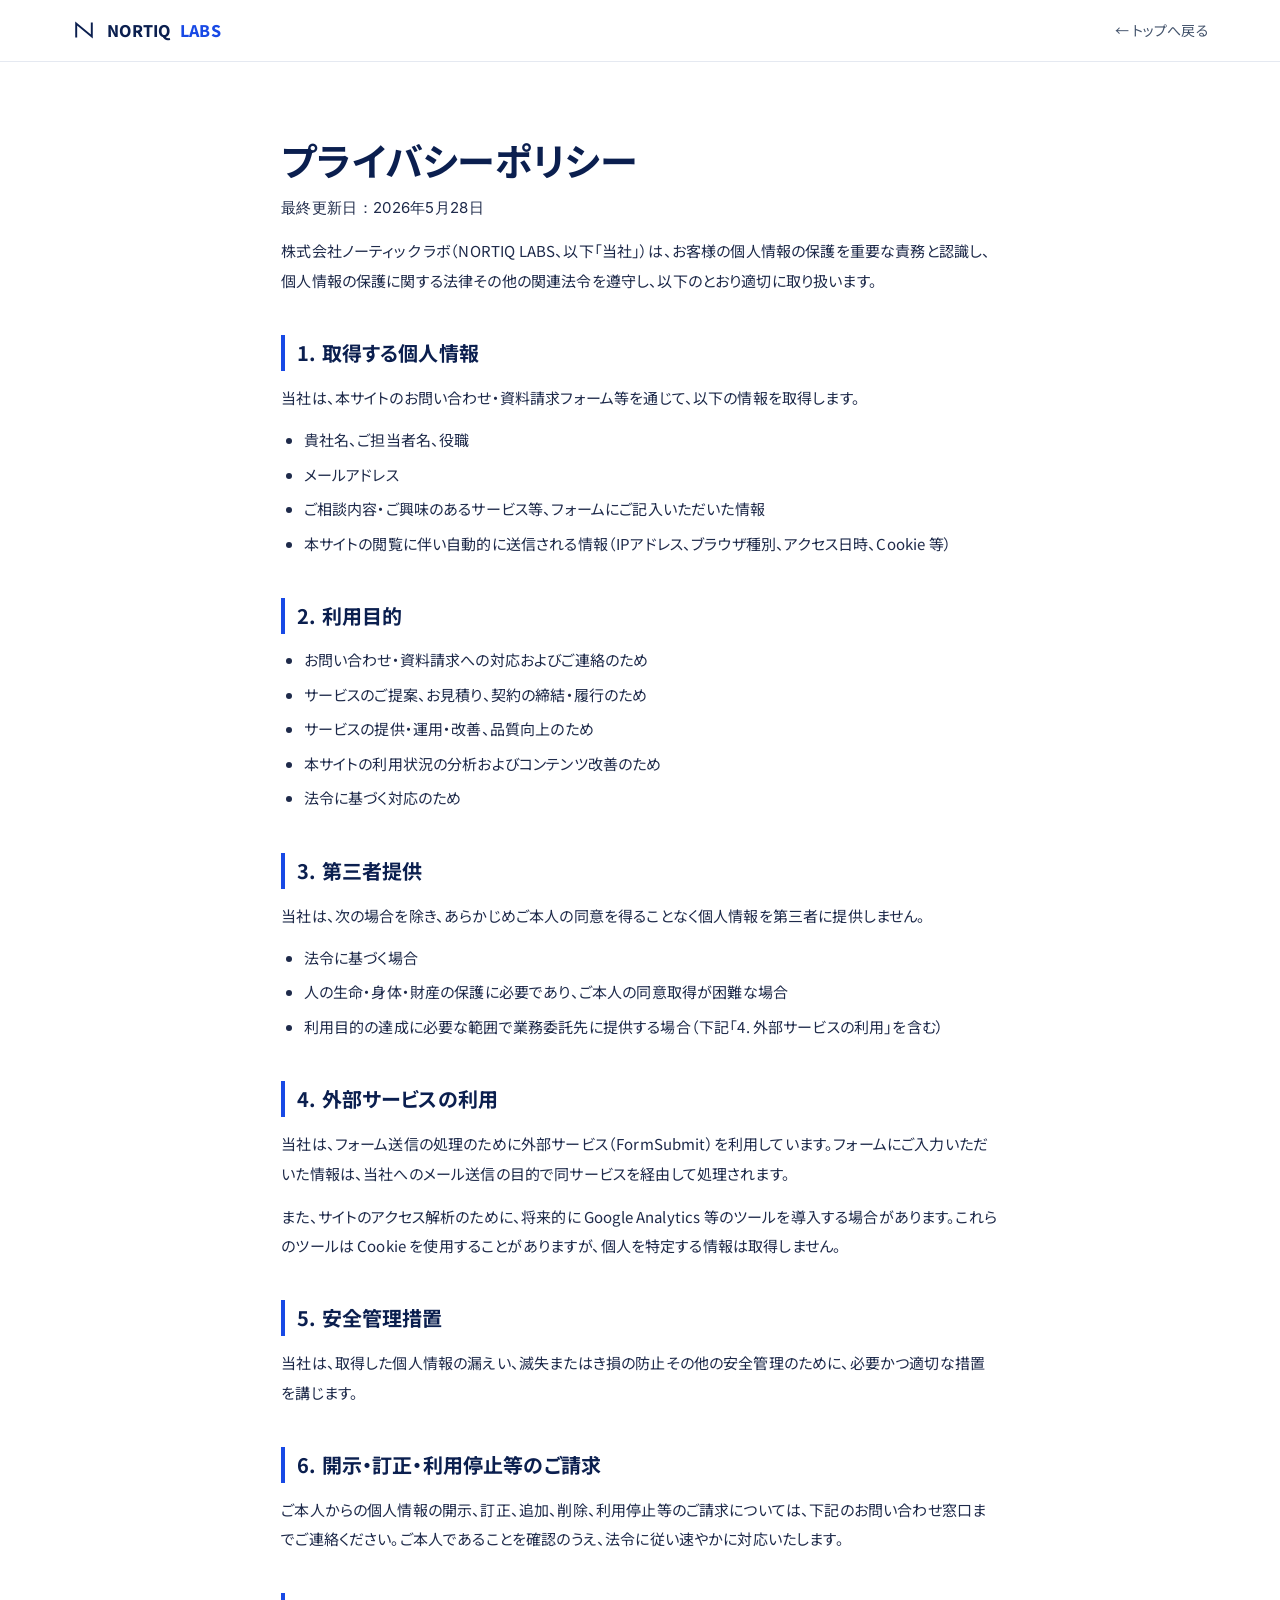
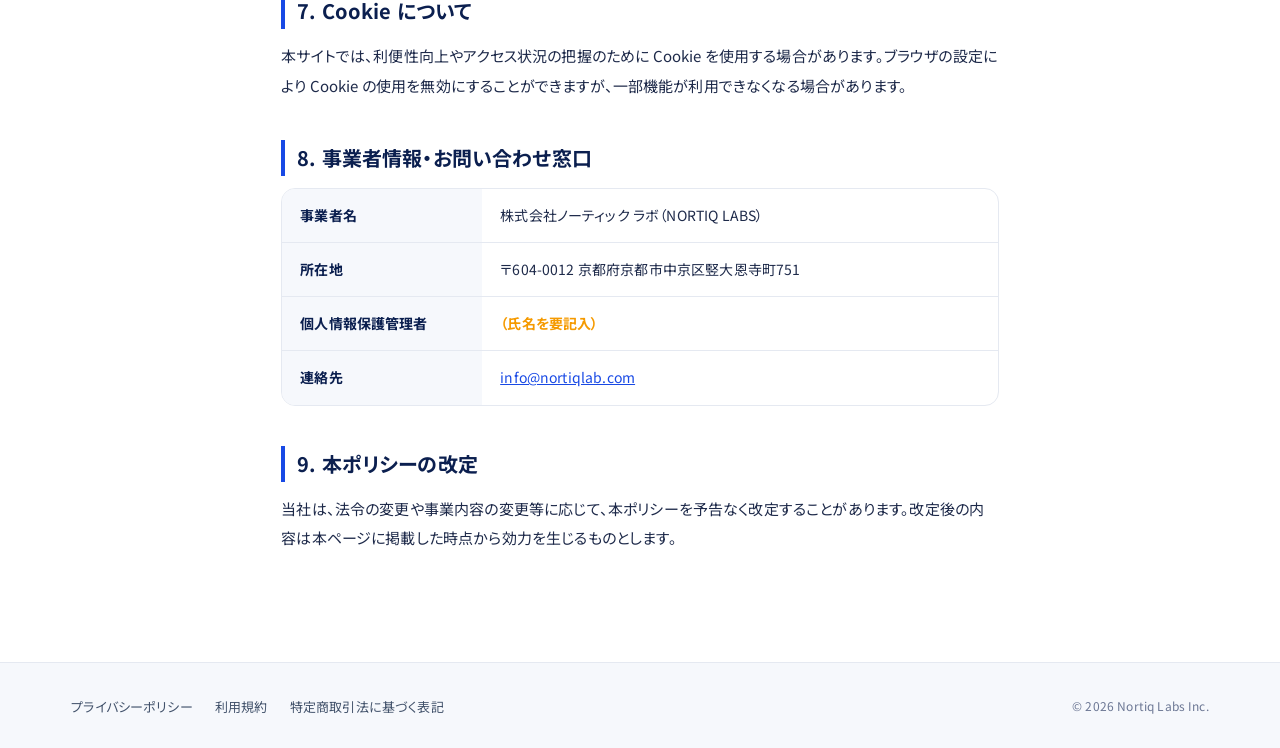
<file: privacy.html>
<!doctype html>
<html lang="ja">
<head>
<meta charset="utf-8" />
<meta name="viewport" content="width=device-width, initial-scale=1" />

<!-- Google tag (gtag.js) -->
<script async src="https://www.googletagmanager.com/gtag/js?id=G-WXRSZWCDVK"></script>
<script>
  window.dataLayer = window.dataLayer || [];
  function gtag(){dataLayer.push(arguments);}
  gtag('js', new Date());
  gtag('config', 'G-WXRSZWCDVK');
</script>
<title>プライバシーポリシー | NORTIQ LABS</title>
<meta name="description" content="NORTIQ LABS（株式会社ノーティック ラボ）のプライバシーポリシー。お問い合わせ・資料請求フォームで取得する個人情報の取扱い、利用目的、第三者提供、開示請求についてご説明します。" />
<meta name="robots" content="index, follow" />
<link rel="canonical" href="https://nortiqlab.com/privacy" />

<meta property="og:type" content="website" />
<meta property="og:site_name" content="NORTIQ LABS" />
<meta property="og:locale" content="ja_JP" />
<meta property="og:url" content="https://nortiqlab.com/privacy" />
<meta property="og:title" content="プライバシーポリシー | NORTIQ LABS" />
<meta property="og:description" content="NORTIQ LABS（株式会社ノーティック ラボ）のプライバシーポリシー。お問い合わせ・資料請求フォームで取得する個人情報の取扱い、利用目的、第三者提供、開示請求についてご説明します。" />
<meta property="og:image" content="https://nortiqlab.com/assets/og-image.png" />
<meta name="twitter:card" content="summary_large_image" />

<link rel="icon" href="/favicon.ico" sizes="any" />
<link rel="icon" type="image/svg+xml" href="/favicon.svg" />
<link rel="apple-touch-icon" href="/apple-touch-icon.png" />

<link rel="preconnect" href="https://fonts.googleapis.com" />
<link rel="preconnect" href="https://fonts.gstatic.com" crossorigin />
<link href="https://fonts.googleapis.com/css2?family=Noto+Sans+JP:wght@400;500;700&family=Inter:wght@600;700&display=swap" rel="stylesheet" />
<link rel="stylesheet" href="/styles.css?v=20260529b" />
<style>
  .legal-nav { border-bottom: 1px solid var(--line); }
  .legal-nav__inner { max-width: var(--maxw); margin: 0 auto; padding: 16px var(--pad); display: flex; align-items: center; justify-content: space-between; gap: 16px; }
  .legal-nav__brand { display: inline-flex; align-items: center; gap: 10px; font-weight: 800; color: var(--navy); text-decoration: none; }
  .legal-nav__brand svg { width: 26px; height: 26px; }
  .legal-nav__brand em { color: var(--blue); font-style: normal; }
  .legal-nav__back { font-size: 14px; color: var(--gray-700); text-decoration: none; }
  .legal-nav__back:hover { color: var(--blue); }
  .legal { padding: clamp(40px, 6vw, 72px) 0 clamp(64px, 8vw, 96px); }
  .legal .container { max-width: 820px; }
  .legal h1 { font-size: clamp(26px, 4vw, 38px); line-height: 1.35; color: var(--navy); margin: 0 0 8px; }
  .legal__updated { color: var(--gray-500); font-size: 13px; margin: 0 0 36px; font-family: var(--font-en); letter-spacing: .02em; }
  .legal__lead { color: var(--gray-700); margin: 0 0 36px; }
  .legal h2 { font-size: clamp(17px, 2.4vw, 20px); color: var(--navy); margin: 40px 0 12px; padding-left: 12px; border-left: 4px solid var(--blue); }
  .legal h3 { font-size: 15px; color: var(--gray-900); margin: 22px 0 8px; }
  .legal p { color: var(--gray-900); margin: 0 0 14px; font-size: 15px; line-height: 1.95; }
  .legal ul, .legal ol { margin: 0 0 16px; padding-left: 1.4em; list-style: revert; }
  .legal li { color: var(--gray-900); font-size: 15px; line-height: 1.9; margin-bottom: 6px; }
  .legal dl.info { border: 1px solid var(--line); border-radius: var(--r-md); overflow: hidden; margin: 0 0 16px; }
  .legal dl.info > div { display: grid; grid-template-columns: 200px 1fr; border-top: 1px solid var(--line); }
  .legal dl.info > div:first-child { border-top: none; }
  .legal dl.info dt { background: var(--gray-50); padding: 14px 18px; font-weight: 700; color: var(--navy); font-size: 14px; }
  .legal dl.info dd { padding: 14px 18px; margin: 0; font-size: 14px; color: var(--gray-900); }
  .legal .todo { color: var(--gold-2); font-weight: 700; }
  .legal a { color: var(--blue); }
  .legal-foot { border-top: 1px solid var(--line); background: var(--gray-50); }
  .legal-foot__inner { max-width: var(--maxw); margin: 0 auto; padding: 28px var(--pad); display: flex; flex-wrap: wrap; gap: 8px 24px; align-items: center; justify-content: space-between; }
  .legal-foot__links a { font-size: 13px; color: var(--gray-700); text-decoration: none; margin-right: 18px; }
  .legal-foot__links a:hover { color: var(--blue); }
  .legal-foot__copy { font-size: 12px; color: var(--gray-500); }
  @media (max-width: 560px) {
    .legal dl.info > div { grid-template-columns: 1fr; }
    .legal dl.info dt { border-bottom: 1px solid var(--line); }
  }
</style>
</head>
<body>

<header class="legal-nav">
  <div class="legal-nav__inner">
    <a class="legal-nav__brand" href="/">
      <svg viewBox="0 0 40 40"><path d="M8 30V10l24 20V10" fill="none" stroke="currentColor" stroke-width="3" stroke-linecap="square"/></svg>
      NORTIQ <em>LABS</em>
    </a>
    <a class="legal-nav__back" href="/">← トップへ戻る</a>
  </div>
</header>

<main class="legal">
  <div class="container">
    <h1>プライバシーポリシー</h1>
    <p class="legal__updated">最終更新日：2026年5月28日</p>

    <p class="legal__lead">
      株式会社ノーティック ラボ（NORTIQ LABS、以下「当社」）は、お客様の個人情報の保護を重要な責務と認識し、
      個人情報の保護に関する法律その他の関連法令を遵守し、以下のとおり適切に取り扱います。
    </p>

    <h2>1. 取得する個人情報</h2>
    <p>当社は、本サイトのお問い合わせ・資料請求フォーム等を通じて、以下の情報を取得します。</p>
    <ul>
      <li>貴社名、ご担当者名、役職</li>
      <li>メールアドレス</li>
      <li>ご相談内容・ご興味のあるサービス等、フォームにご記入いただいた情報</li>
      <li>本サイトの閲覧に伴い自動的に送信される情報（IPアドレス、ブラウザ種別、アクセス日時、Cookie 等）</li>
    </ul>

    <h2>2. 利用目的</h2>
    <ul>
      <li>お問い合わせ・資料請求への対応およびご連絡のため</li>
      <li>サービスのご提案、お見積り、契約の締結・履行のため</li>
      <li>サービスの提供・運用・改善、品質向上のため</li>
      <li>本サイトの利用状況の分析およびコンテンツ改善のため</li>
      <li>法令に基づく対応のため</li>
    </ul>

    <h2>3. 第三者提供</h2>
    <p>当社は、次の場合を除き、あらかじめご本人の同意を得ることなく個人情報を第三者に提供しません。</p>
    <ul>
      <li>法令に基づく場合</li>
      <li>人の生命・身体・財産の保護に必要であり、ご本人の同意取得が困難な場合</li>
      <li>利用目的の達成に必要な範囲で業務委託先に提供する場合（下記「4. 外部サービスの利用」を含む）</li>
    </ul>

    <h2>4. 外部サービスの利用</h2>
    <p>当社は、フォーム送信の処理のために外部サービス（FormSubmit）を利用しています。フォームにご入力いただいた情報は、当社へのメール送信の目的で同サービスを経由して処理されます。</p>
    <p>また、サイトのアクセス解析のために、将来的に Google Analytics 等のツールを導入する場合があります。これらのツールは Cookie を使用することがありますが、個人を特定する情報は取得しません。</p>

    <h2>5. 安全管理措置</h2>
    <p>当社は、取得した個人情報の漏えい、滅失またはき損の防止その他の安全管理のために、必要かつ適切な措置を講じます。</p>

    <h2>6. 開示・訂正・利用停止等のご請求</h2>
    <p>ご本人からの個人情報の開示、訂正、追加、削除、利用停止等のご請求については、下記のお問い合わせ窓口までご連絡ください。ご本人であることを確認のうえ、法令に従い速やかに対応いたします。</p>

    <h2>7. Cookie について</h2>
    <p>本サイトでは、利便性向上やアクセス状況の把握のために Cookie を使用する場合があります。ブラウザの設定により Cookie の使用を無効にすることができますが、一部機能が利用できなくなる場合があります。</p>

    <h2>8. 事業者情報・お問い合わせ窓口</h2>
    <dl class="info">
      <div><dt>事業者名</dt><dd>株式会社ノーティック ラボ（NORTIQ LABS）</dd></div>
      <div><dt>所在地</dt><dd>〒604-0012 京都府京都市中京区竪大恩寺町751</dd></div>
      <div><dt>個人情報保護管理者</dt><dd><span class="todo">（氏名を要記入）</span></dd></div>
      <div><dt>連絡先</dt><dd><a href="mailto:info@nortiqlab.com">info@nortiqlab.com</a></dd></div>
    </dl>

    <h2>9. 本ポリシーの改定</h2>
    <p>当社は、法令の変更や事業内容の変更等に応じて、本ポリシーを予告なく改定することがあります。改定後の内容は本ページに掲載した時点から効力を生じるものとします。</p>
  </div>
</main>

<footer class="legal-foot">
  <div class="legal-foot__inner">
    <div class="legal-foot__links">
      <a href="/privacy">プライバシーポリシー</a>
      <a href="/terms">利用規約</a>
      <a href="/tokushoho">特定商取引法に基づく表記</a>
    </div>
    <span class="legal-foot__copy">© 2026 Nortiq Labs Inc.</span>
  </div>
</footer>

</body>
</html>
</file>
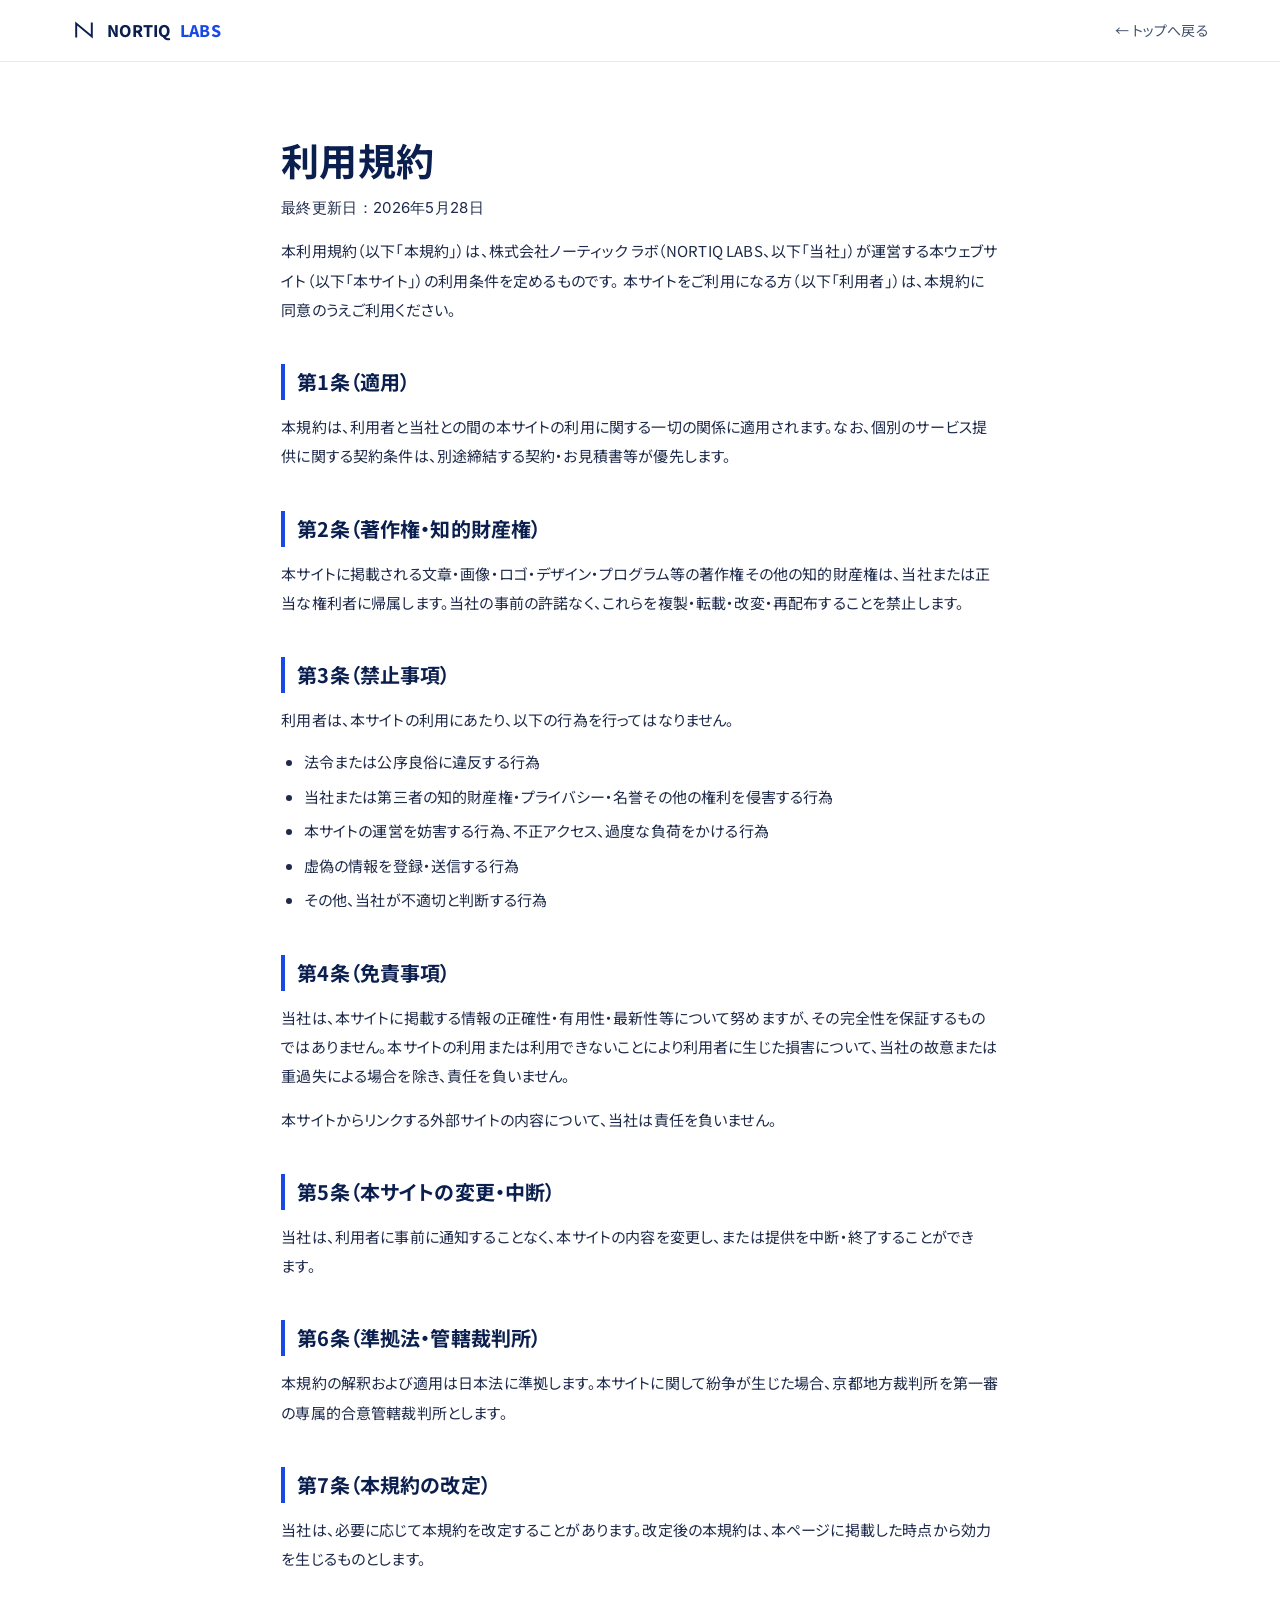
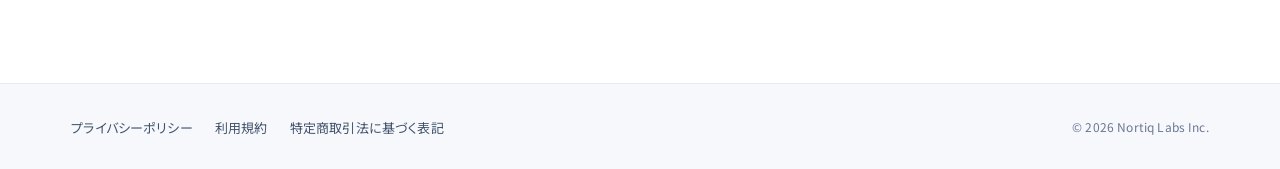
<file: terms.html>
<!doctype html>
<html lang="ja">
<head>
<meta charset="utf-8" />
<meta name="viewport" content="width=device-width, initial-scale=1" />

<!-- Google tag (gtag.js) -->
<script async src="https://www.googletagmanager.com/gtag/js?id=G-WXRSZWCDVK"></script>
<script>
  window.dataLayer = window.dataLayer || [];
  function gtag(){dataLayer.push(arguments);}
  gtag('js', new Date());
  gtag('config', 'G-WXRSZWCDVK');
</script>
<title>利用規約 | NORTIQ LABS</title>
<meta name="description" content="NORTIQ LABS（株式会社ノーティック ラボ）ウェブサイトの利用規約。著作権、禁止事項、免責事項、準拠法・管轄について定めています。" />
<meta name="robots" content="index, follow" />
<link rel="canonical" href="https://nortiqlab.com/terms" />

<meta property="og:type" content="website" />
<meta property="og:site_name" content="NORTIQ LABS" />
<meta property="og:locale" content="ja_JP" />
<meta property="og:url" content="https://nortiqlab.com/terms" />
<meta property="og:title" content="利用規約 | NORTIQ LABS" />
<meta property="og:description" content="NORTIQ LABS（株式会社ノーティック ラボ）ウェブサイトの利用規約。著作権、禁止事項、免責事項、準拠法・管轄について定めています。" />
<meta property="og:image" content="https://nortiqlab.com/assets/og-image.png" />
<meta name="twitter:card" content="summary_large_image" />

<link rel="icon" href="/favicon.ico" sizes="any" />
<link rel="icon" type="image/svg+xml" href="/favicon.svg" />
<link rel="apple-touch-icon" href="/apple-touch-icon.png" />

<link rel="preconnect" href="https://fonts.googleapis.com" />
<link rel="preconnect" href="https://fonts.gstatic.com" crossorigin />
<link href="https://fonts.googleapis.com/css2?family=Noto+Sans+JP:wght@400;500;700&family=Inter:wght@600;700&display=swap" rel="stylesheet" />
<link rel="stylesheet" href="/styles.css?v=20260529b" />
<style>
  .legal-nav { border-bottom: 1px solid var(--line); }
  .legal-nav__inner { max-width: var(--maxw); margin: 0 auto; padding: 16px var(--pad); display: flex; align-items: center; justify-content: space-between; gap: 16px; }
  .legal-nav__brand { display: inline-flex; align-items: center; gap: 10px; font-weight: 800; color: var(--navy); text-decoration: none; }
  .legal-nav__brand svg { width: 26px; height: 26px; }
  .legal-nav__brand em { color: var(--blue); font-style: normal; }
  .legal-nav__back { font-size: 14px; color: var(--gray-700); text-decoration: none; }
  .legal-nav__back:hover { color: var(--blue); }
  .legal { padding: clamp(40px, 6vw, 72px) 0 clamp(64px, 8vw, 96px); }
  .legal .container { max-width: 820px; }
  .legal h1 { font-size: clamp(26px, 4vw, 38px); line-height: 1.35; color: var(--navy); margin: 0 0 8px; }
  .legal__updated { color: var(--gray-500); font-size: 13px; margin: 0 0 36px; font-family: var(--font-en); letter-spacing: .02em; }
  .legal__lead { color: var(--gray-700); margin: 0 0 36px; }
  .legal h2 { font-size: clamp(17px, 2.4vw, 20px); color: var(--navy); margin: 40px 0 12px; padding-left: 12px; border-left: 4px solid var(--blue); }
  .legal p { color: var(--gray-900); margin: 0 0 14px; font-size: 15px; line-height: 1.95; }
  .legal ul, .legal ol { margin: 0 0 16px; padding-left: 1.4em; list-style: revert; }
  .legal li { color: var(--gray-900); font-size: 15px; line-height: 1.9; margin-bottom: 6px; }
  .legal a { color: var(--blue); }
  .legal-foot { border-top: 1px solid var(--line); background: var(--gray-50); }
  .legal-foot__inner { max-width: var(--maxw); margin: 0 auto; padding: 28px var(--pad); display: flex; flex-wrap: wrap; gap: 8px 24px; align-items: center; justify-content: space-between; }
  .legal-foot__links a { font-size: 13px; color: var(--gray-700); text-decoration: none; margin-right: 18px; }
  .legal-foot__links a:hover { color: var(--blue); }
  .legal-foot__copy { font-size: 12px; color: var(--gray-500); }
</style>
</head>
<body>

<header class="legal-nav">
  <div class="legal-nav__inner">
    <a class="legal-nav__brand" href="/">
      <svg viewBox="0 0 40 40"><path d="M8 30V10l24 20V10" fill="none" stroke="currentColor" stroke-width="3" stroke-linecap="square"/></svg>
      NORTIQ <em>LABS</em>
    </a>
    <a class="legal-nav__back" href="/">← トップへ戻る</a>
  </div>
</header>

<main class="legal">
  <div class="container">
    <h1>利用規約</h1>
    <p class="legal__updated">最終更新日：2026年5月28日</p>

    <p class="legal__lead">
      本利用規約（以下「本規約」）は、株式会社ノーティック ラボ（NORTIQ LABS、以下「当社」）が運営する本ウェブサイト（以下「本サイト」）の利用条件を定めるものです。
      本サイトをご利用になる方（以下「利用者」）は、本規約に同意のうえご利用ください。
    </p>

    <h2>第1条（適用）</h2>
    <p>本規約は、利用者と当社との間の本サイトの利用に関する一切の関係に適用されます。なお、個別のサービス提供に関する契約条件は、別途締結する契約・お見積書等が優先します。</p>

    <h2>第2条（著作権・知的財産権）</h2>
    <p>本サイトに掲載される文章・画像・ロゴ・デザイン・プログラム等の著作権その他の知的財産権は、当社または正当な権利者に帰属します。当社の事前の許諾なく、これらを複製・転載・改変・再配布することを禁止します。</p>

    <h2>第3条（禁止事項）</h2>
    <p>利用者は、本サイトの利用にあたり、以下の行為を行ってはなりません。</p>
    <ul>
      <li>法令または公序良俗に違反する行為</li>
      <li>当社または第三者の知的財産権・プライバシー・名誉その他の権利を侵害する行為</li>
      <li>本サイトの運営を妨害する行為、不正アクセス、過度な負荷をかける行為</li>
      <li>虚偽の情報を登録・送信する行為</li>
      <li>その他、当社が不適切と判断する行為</li>
    </ul>

    <h2>第4条（免責事項）</h2>
    <p>当社は、本サイトに掲載する情報の正確性・有用性・最新性等について努めますが、その完全性を保証するものではありません。本サイトの利用または利用できないことにより利用者に生じた損害について、当社の故意または重過失による場合を除き、責任を負いません。</p>
    <p>本サイトからリンクする外部サイトの内容について、当社は責任を負いません。</p>

    <h2>第5条（本サイトの変更・中断）</h2>
    <p>当社は、利用者に事前に通知することなく、本サイトの内容を変更し、または提供を中断・終了することができます。</p>

    <h2>第6条（準拠法・管轄裁判所）</h2>
    <p>本規約の解釈および適用は日本法に準拠します。本サイトに関して紛争が生じた場合、京都地方裁判所を第一審の専属的合意管轄裁判所とします。</p>

    <h2>第7条（本規約の改定）</h2>
    <p>当社は、必要に応じて本規約を改定することがあります。改定後の本規約は、本ページに掲載した時点から効力を生じるものとします。</p>
  </div>
</main>

<footer class="legal-foot">
  <div class="legal-foot__inner">
    <div class="legal-foot__links">
      <a href="/privacy">プライバシーポリシー</a>
      <a href="/terms">利用規約</a>
      <a href="/tokushoho">特定商取引法に基づく表記</a>
    </div>
    <span class="legal-foot__copy">© 2026 Nortiq Labs Inc.</span>
  </div>
</footer>

</body>
</html>
</file>
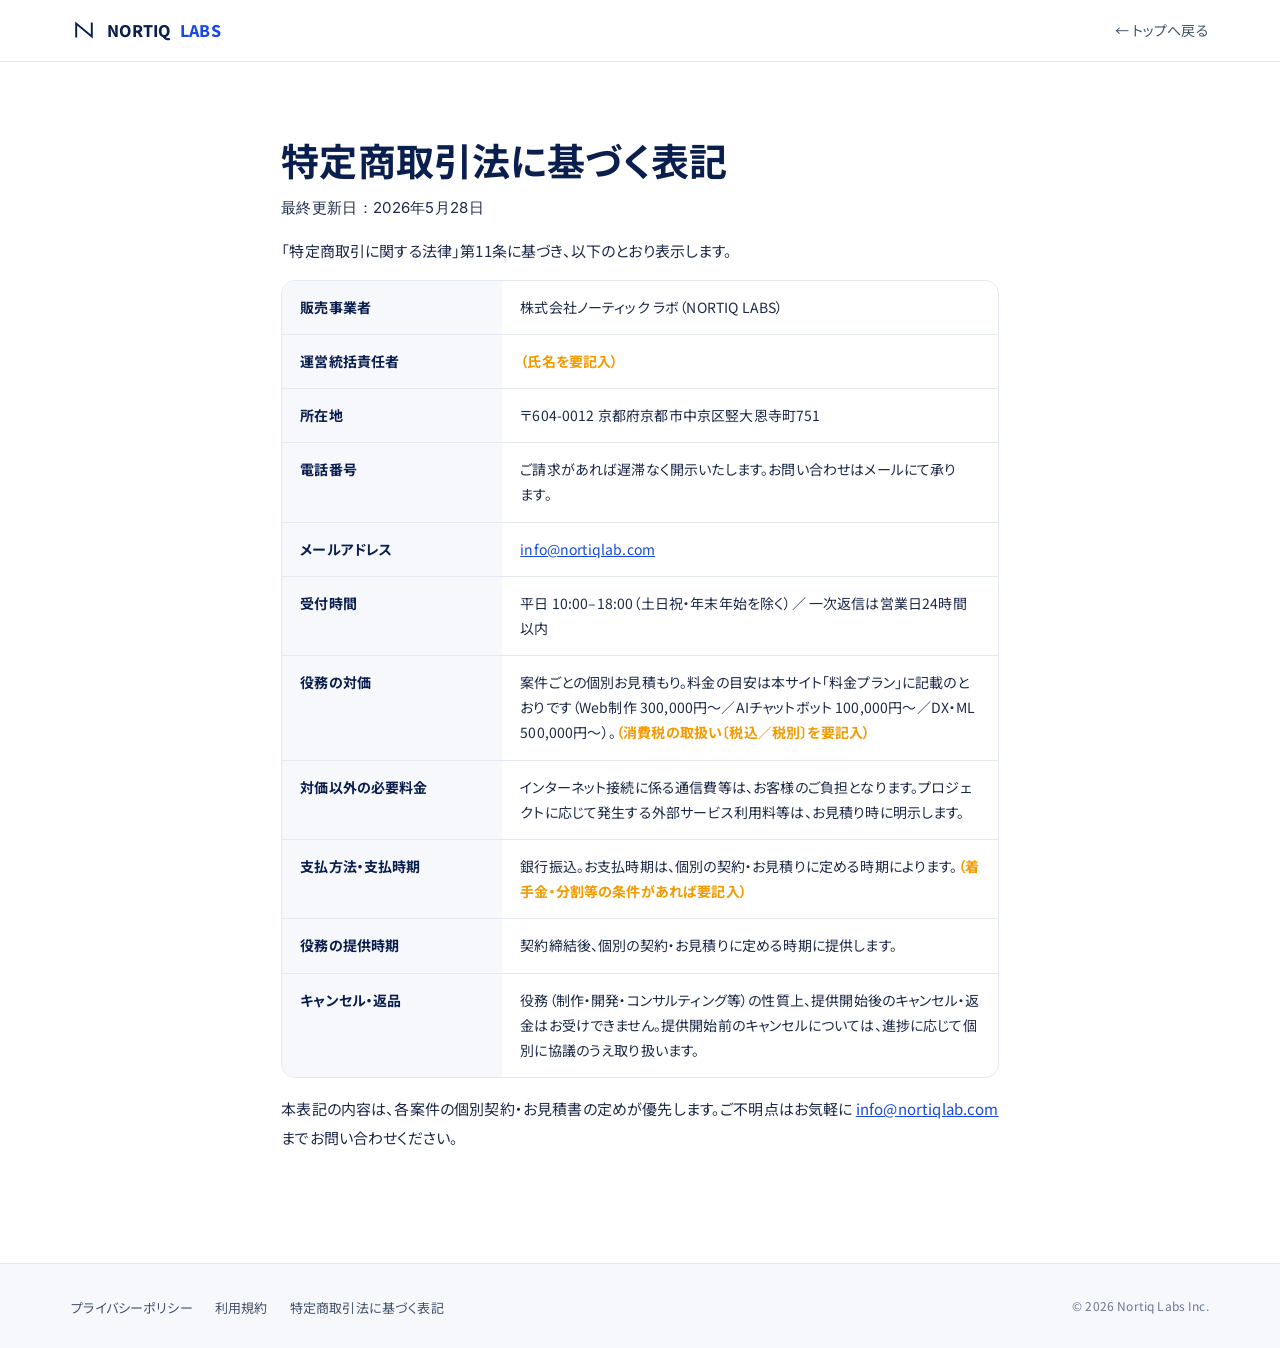
<file: tokushoho.html>
<!doctype html>
<html lang="ja">
<head>
<meta charset="utf-8" />
<meta name="viewport" content="width=device-width, initial-scale=1" />

<!-- Google tag (gtag.js) -->
<script async src="https://www.googletagmanager.com/gtag/js?id=G-WXRSZWCDVK"></script>
<script>
  window.dataLayer = window.dataLayer || [];
  function gtag(){dataLayer.push(arguments);}
  gtag('js', new Date());
  gtag('config', 'G-WXRSZWCDVK');
</script>
<title>特定商取引法に基づく表記 | NORTIQ LABS</title>
<meta name="description" content="NORTIQ LABS（株式会社ノーティック ラボ）の特定商取引法に基づく表記。販売事業者、所在地、役務の対価、支払方法・時期、提供時期、キャンセルについて記載しています。" />
<meta name="robots" content="index, follow" />
<link rel="canonical" href="https://nortiqlab.com/tokushoho" />

<meta property="og:type" content="website" />
<meta property="og:site_name" content="NORTIQ LABS" />
<meta property="og:locale" content="ja_JP" />
<meta property="og:url" content="https://nortiqlab.com/tokushoho" />
<meta property="og:title" content="特定商取引法に基づく表記 | NORTIQ LABS" />
<meta property="og:description" content="NORTIQ LABS（株式会社ノーティック ラボ）の特定商取引法に基づく表記。販売事業者、所在地、役務の対価、支払方法・時期、提供時期、キャンセルについて記載しています。" />
<meta property="og:image" content="https://nortiqlab.com/assets/og-image.png" />
<meta name="twitter:card" content="summary_large_image" />

<link rel="icon" href="/favicon.ico" sizes="any" />
<link rel="icon" type="image/svg+xml" href="/favicon.svg" />
<link rel="apple-touch-icon" href="/apple-touch-icon.png" />

<link rel="preconnect" href="https://fonts.googleapis.com" />
<link rel="preconnect" href="https://fonts.gstatic.com" crossorigin />
<link href="https://fonts.googleapis.com/css2?family=Noto+Sans+JP:wght@400;500;700&family=Inter:wght@600;700&display=swap" rel="stylesheet" />
<link rel="stylesheet" href="/styles.css?v=20260529b" />
<style>
  .legal-nav { border-bottom: 1px solid var(--line); }
  .legal-nav__inner { max-width: var(--maxw); margin: 0 auto; padding: 16px var(--pad); display: flex; align-items: center; justify-content: space-between; gap: 16px; }
  .legal-nav__brand { display: inline-flex; align-items: center; gap: 10px; font-weight: 800; color: var(--navy); text-decoration: none; }
  .legal-nav__brand svg { width: 26px; height: 26px; }
  .legal-nav__brand em { color: var(--blue); font-style: normal; }
  .legal-nav__back { font-size: 14px; color: var(--gray-700); text-decoration: none; }
  .legal-nav__back:hover { color: var(--blue); }
  .legal { padding: clamp(40px, 6vw, 72px) 0 clamp(64px, 8vw, 96px); }
  .legal .container { max-width: 820px; }
  .legal h1 { font-size: clamp(26px, 4vw, 38px); line-height: 1.35; color: var(--navy); margin: 0 0 8px; }
  .legal__updated { color: var(--gray-500); font-size: 13px; margin: 0 0 36px; font-family: var(--font-en); letter-spacing: .02em; }
  .legal__lead { color: var(--gray-700); margin: 0 0 36px; }
  .legal h2 { font-size: clamp(17px, 2.4vw, 20px); color: var(--navy); margin: 40px 0 12px; padding-left: 12px; border-left: 4px solid var(--blue); }
  .legal p { color: var(--gray-900); margin: 0 0 14px; font-size: 15px; line-height: 1.95; }
  .legal ul { margin: 0 0 16px; padding-left: 1.4em; list-style: revert; }
  .legal li { color: var(--gray-900); font-size: 15px; line-height: 1.9; margin-bottom: 6px; }
  .legal dl.info { border: 1px solid var(--line); border-radius: var(--r-md); overflow: hidden; margin: 0 0 16px; }
  .legal dl.info > div { display: grid; grid-template-columns: 220px 1fr; border-top: 1px solid var(--line); }
  .legal dl.info > div:first-child { border-top: none; }
  .legal dl.info dt { background: var(--gray-50); padding: 14px 18px; font-weight: 700; color: var(--navy); font-size: 14px; }
  .legal dl.info dd { padding: 14px 18px; margin: 0; font-size: 14px; color: var(--gray-900); line-height: 1.8; }
  .legal .todo { color: var(--gold-2); font-weight: 700; }
  .legal a { color: var(--blue); }
  .legal-foot { border-top: 1px solid var(--line); background: var(--gray-50); }
  .legal-foot__inner { max-width: var(--maxw); margin: 0 auto; padding: 28px var(--pad); display: flex; flex-wrap: wrap; gap: 8px 24px; align-items: center; justify-content: space-between; }
  .legal-foot__links a { font-size: 13px; color: var(--gray-700); text-decoration: none; margin-right: 18px; }
  .legal-foot__links a:hover { color: var(--blue); }
  .legal-foot__copy { font-size: 12px; color: var(--gray-500); }
  @media (max-width: 560px) {
    .legal dl.info > div { grid-template-columns: 1fr; }
    .legal dl.info dt { border-bottom: 1px solid var(--line); }
  }
</style>
</head>
<body>

<header class="legal-nav">
  <div class="legal-nav__inner">
    <a class="legal-nav__brand" href="/">
      <svg viewBox="0 0 40 40"><path d="M8 30V10l24 20V10" fill="none" stroke="currentColor" stroke-width="3" stroke-linecap="square"/></svg>
      NORTIQ <em>LABS</em>
    </a>
    <a class="legal-nav__back" href="/">← トップへ戻る</a>
  </div>
</header>

<main class="legal">
  <div class="container">
    <h1>特定商取引法に基づく表記</h1>
    <p class="legal__updated">最終更新日：2026年5月28日</p>

    <p class="legal__lead">
      「特定商取引に関する法律」第11条に基づき、以下のとおり表示します。
    </p>

    <dl class="info">
      <div><dt>販売事業者</dt><dd>株式会社ノーティック ラボ（NORTIQ LABS）</dd></div>
      <div><dt>運営統括責任者</dt><dd><span class="todo">（氏名を要記入）</span></dd></div>
      <div><dt>所在地</dt><dd>〒604-0012 京都府京都市中京区竪大恩寺町751</dd></div>
      <div><dt>電話番号</dt><dd>ご請求があれば遅滞なく開示いたします。お問い合わせはメールにて承ります。</dd></div>
      <div><dt>メールアドレス</dt><dd><a href="mailto:info@nortiqlab.com">info@nortiqlab.com</a></dd></div>
      <div><dt>受付時間</dt><dd>平日 10:00–18:00（土日祝・年末年始を除く）／ 一次返信は営業日24時間以内</dd></div>
      <div><dt>役務の対価</dt><dd>案件ごとの個別お見積もり。料金の目安は本サイト「料金プラン」に記載のとおりです（Web制作 300,000円〜／AIチャットボット 100,000円〜／DX・ML 500,000円〜）。<span class="todo">（消費税の取扱い〔税込／税別〕を要記入）</span></dd></div>
      <div><dt>対価以外の必要料金</dt><dd>インターネット接続に係る通信費等は、お客様のご負担となります。プロジェクトに応じて発生する外部サービス利用料等は、お見積り時に明示します。</dd></div>
      <div><dt>支払方法・支払時期</dt><dd>銀行振込。お支払時期は、個別の契約・お見積りに定める時期によります。<span class="todo">（着手金・分割等の条件があれば要記入）</span></dd></div>
      <div><dt>役務の提供時期</dt><dd>契約締結後、個別の契約・お見積りに定める時期に提供します。</dd></div>
      <div><dt>キャンセル・返品</dt><dd>役務（制作・開発・コンサルティング等）の性質上、提供開始後のキャンセル・返金はお受けできません。提供開始前のキャンセルについては、進捗に応じて個別に協議のうえ取り扱います。</dd></div>
    </dl>

    <p>本表記の内容は、各案件の個別契約・お見積書の定めが優先します。ご不明点はお気軽に <a href="mailto:info@nortiqlab.com">info@nortiqlab.com</a> までお問い合わせください。</p>
  </div>
</main>

<footer class="legal-foot">
  <div class="legal-foot__inner">
    <div class="legal-foot__links">
      <a href="/privacy">プライバシーポリシー</a>
      <a href="/terms">利用規約</a>
      <a href="/tokushoho">特定商取引法に基づく表記</a>
    </div>
    <span class="legal-foot__copy">© 2026 Nortiq Labs Inc.</span>
  </div>
</footer>

</body>
</html>
</file>
<file: styles.css>
/* ─────────────────────────────────────────────────
   NORTIQ LABS — LP v2  (JAPAN AI-inspired)
   Cobalt blue · Bold gothic · Enterprise dense
   ───────────────────────────────────────────────── */

:root {
  --blue:        #1849E5;
  --blue-700:    #143CC2;
  --blue-300:    #6E89F3;
  --blue-100:    #E8EEFC;
  --blue-50:     #F3F6FE;
  --navy:        #0B1F4F;
  --navy-2:      #142C66;
  --navy-soft:   #1B3577;
  --gold:        #FFB829;
  --gold-2:      #F59A00;
  --ink:         #0E1832;
  --gray-900:    #1E2A4A;
  --gray-700:    #42526B;
  --gray-500:    #6C7794;
  --gray-300:    #C5CCDA;
  --gray-200:    #E2E6EF;
  --gray-100:    #EEF1F7;
  --gray-50:     #F6F8FC;
  --white:       #FFFFFF;
  --line:        #E5E9F1;
  --line-dark:   rgba(255,255,255,.12);

  --accent:      var(--blue);

  --font-sans:   "Noto Sans JP", -apple-system, "Hiragino Kaku Gothic ProN", system-ui, sans-serif;
  --font-en:     "Inter", -apple-system, system-ui, sans-serif;

  --maxw:        1240px;
  --pad:         clamp(20px, 4vw, 56px);
  --r-sm:        8px;
  --r-md:        14px;
  --r-lg:        20px;
  --r-xl:        28px;

  --shadow-sm:   0 1px 2px rgba(11,31,79,.06);
  --shadow-md:   0 4px 20px -8px rgba(11,31,79,.12);
  --shadow-lg:   0 18px 60px -24px rgba(11,31,79,.20);
}

* { box-sizing: border-box; }
html { scroll-behavior: smooth; overflow-x: clip; }
body {
  margin: 0;
  font-family: var(--font-sans);
  font-size: 16px;
  line-height: 1.8;
  color: var(--gray-900);
  background: var(--white);
  -webkit-font-smoothing: antialiased;
  font-feature-settings: "palt" 1;
  text-wrap: pretty;
  letter-spacing: .01em;
  overflow-x: clip;
  max-width: 100%;
}
img, svg { display: block; max-width: 100%; }
a { color: inherit; }
ul, ol, dl { margin: 0; padding: 0; list-style: none; }
button { font: inherit; cursor: pointer; }
strong, b { font-weight: 700; }

.container {
  max-width: var(--maxw);
  margin: 0 auto;
  padding: 0 var(--pad);
}

/* highlight */
.hl {
  display: inline;
  background: linear-gradient(180deg, transparent 60%, color-mix(in srgb, var(--gold) 60%, transparent) 60%);
  padding: 0 .08em;
}
.qmark { color: var(--blue); }

/* ─────────── TOP BAR ─────────── */
.topbar {
  background: var(--navy);
  color: var(--white);
  font-size: 12px;
  letter-spacing: .04em;
}
.topbar__inner {
  max-width: var(--maxw);
  margin: 0 auto;
  padding: 7px var(--pad);
  display: flex; gap: 10px; flex-wrap: wrap; align-items: center;
}
.topbar__badge {
  background: var(--blue);
  color: var(--white);
  padding: 2px 8px;
  border-radius: 999px;
  font-weight: 700;
  font-size: 11px;
  letter-spacing: .04em;
}
.topbar__sep { color: rgba(255,255,255,.4); }
@media (max-width: 600px) { .topbar { display: none; } }

/* ─────────── NAV ─────────── */
.nav {
  position: sticky;
  top: 0; z-index: 50;
  background: rgba(255,255,255,.94);
  backdrop-filter: saturate(140%) blur(10px);
  -webkit-backdrop-filter: saturate(140%) blur(10px);
  border-bottom: 1px solid var(--line);
}
.nav__inner {
  max-width: var(--maxw);
  margin: 0 auto;
  padding: 14px var(--pad);
  display: flex; align-items: center; gap: 24px;
}
.brand {
  display: inline-flex; align-items: center; gap: 10px;
  text-decoration: none;
  color: var(--navy);
}
.brand__mark {
  width: 32px; height: 32px;
  display: inline-flex; align-items: center; justify-content: center;
  background: var(--blue);
  color: var(--white);
  border-radius: 8px;
}
.brand__mark svg { width: 22px; height: 22px; }
.brand__name {
  font-weight: 900;
  font-size: 18px;
  letter-spacing: .02em;
}
.brand__name em {
  font-style: normal;
  color: var(--blue);
  margin-left: 4px;
  font-weight: 700;
}
.brand--light { color: var(--white); }
.brand--light .brand__mark { background: var(--white); color: var(--blue); }
.brand--light .brand__name em { color: var(--gold); }

.nav__links {
  display: flex; gap: 28px;
  margin-left: 12px;
  flex: 1;
}
.nav__links a {
  text-decoration: none;
  font-size: 14px;
  font-weight: 700;
  color: var(--navy);
  padding: 6px 0;
  transition: color .15s;
}
.nav__links a:hover { color: var(--blue); }
.nav__ctas { display: flex; gap: 8px; }
@media (max-width: 880px) {
  .nav__links { display: none; }
}
@media (max-width: 600px) {
  .nav__inner { gap: 12px; padding-left: 16px; padding-right: 16px; }
  .brand { min-width: 0; }
  .brand__name { font-size: 16px; }
  .brand__mark { width: 28px; height: 28px; flex: none; }
  .nav__ctas { gap: 6px; flex: none; }
  .nav__ctas .btn--sm { padding: 8px 12px; }
}
@media (max-width: 430px) {
  /* 小型端末では nav の「無料サイト診断」を隠し、主要CTA「無料で相談する」のはみ出しを防ぐ
     （無料サイト診断はヒーロー/問い合わせ導線に別途あるため動線は維持される） */
  .nav__ctas .btn--ghost { display: none; }
}

/* ─────────── BUTTONS ─────────── */
.btn {
  display: inline-flex;
  align-items: center;
  justify-content: center;
  gap: 8px;
  padding: 12px 18px;
  border: 1px solid transparent;
  border-radius: 999px;
  text-decoration: none;
  font-weight: 700;
  font-size: 14px;
  letter-spacing: .02em;
  cursor: pointer;
  transition: transform .15s, background .15s, color .15s, border-color .15s, box-shadow .15s;
  white-space: nowrap;
  background: var(--gray-900);
  color: var(--white);
}
.btn:hover { transform: translateY(-1px); }
.btn svg { width: 14px; height: 14px; flex: none; }

.btn--primary {
  background: var(--blue);
  color: var(--white);
  box-shadow: 0 1px 0 rgba(0,0,0,.05), 0 14px 28px -14px rgba(24,73,229,.6);
}
.btn--primary:hover { background: var(--blue-700); }

.btn--outline {
  background: var(--white);
  color: var(--navy);
  border-color: var(--gray-300);
}
.btn--outline:hover { border-color: var(--blue); color: var(--blue); }

.btn--ghost {
  background: transparent;
  color: var(--navy);
  border-color: transparent;
}
.btn--ghost:hover { background: var(--blue-50); color: var(--blue); }

.btn--sm { padding: 8px 14px; font-size: 13px; }
.btn--lg { padding: 18px 28px; font-size: 16px; border-radius: 12px; }
.btn--block { width: 100%; }

/* ─────────── SECTION HEAD ─────────── */
.section-head { margin-bottom: 56px; max-width: 880px; }
.section-head--center {
  text-align: center;
  margin-left: auto; margin-right: auto;
}
.section-head__tag {
  display: inline-flex; align-items: center; gap: 8px;
  font-family: var(--font-en);
  font-weight: 700;
  font-size: 12px;
  letter-spacing: .14em;
  text-transform: uppercase;
  color: var(--blue);
  background: var(--blue-100);
  padding: 6px 14px;
  border-radius: 999px;
  margin-bottom: 18px;
}
.section-head__tag i {
  width: 6px; height: 6px;
  background: var(--blue);
  border-radius: 999px;
}
.section-head__tag--light {
  color: var(--white);
  background: rgba(255,255,255,.10);
  border: 1px solid rgba(255,255,255,.18);
}
.section-head__tag--light i { background: var(--gold); }

.section-head__h2 {
  font-weight: 900;
  font-size: clamp(28px, 4.6vw, 56px);
  line-height: 1.25;
  letter-spacing: -.01em;
  color: var(--navy);
  margin: 0 0 18px;
}
.section-head__lead {
  font-size: 16px;
  line-height: 1.95;
  color: var(--gray-900);
  max-width: 720px;
  margin: 0 auto;
}
.section-head:not(.section-head--center) .section-head__lead { margin: 0; }

/* brand-style line "NORTIQ LABS の 主な特徴" */
.brandline {
  display: flex; align-items: baseline; justify-content: center;
  gap: 14px;
  flex-wrap: wrap;
  margin: 56px 0 28px;
  text-align: center;
}
.brandline__l {
  font-weight: 900;
  font-size: clamp(22px, 2.6vw, 32px);
  color: var(--navy);
  letter-spacing: .02em;
}
.brandline__l em {
  font-style: normal;
  color: var(--blue);
  margin-left: 6px;
}
.brandline__plus {
  font-weight: 700;
  font-size: 18px;
  color: var(--gray-700);
}
.brandline__r {
  font-weight: 900;
  font-size: clamp(22px, 2.6vw, 32px);
  color: var(--navy);
  letter-spacing: .02em;
  display: inline-flex; align-items: baseline; gap: 10px;
}
.brandline__r small {
  font-family: var(--font-en);
  font-weight: 700;
  font-size: 11px;
  letter-spacing: .14em;
  color: var(--blue);
  background: var(--blue-100);
  padding: 4px 10px;
  border-radius: 999px;
}
.brandline--dark .brandline__l, .brandline--dark .brandline__r { color: var(--white); }
.brandline--dark .brandline__r small { color: var(--gold); background: rgba(255,184,41,.14); }
.brandline--dark .brandline__plus { color: rgba(255,255,255,.7); }

/* ─────────── HERO ─────────── */
.hero {
  position: relative;
  overflow: hidden;
  background: linear-gradient(180deg, var(--blue-50) 0%, var(--white) 100%);
  padding: clamp(48px, 6vw, 84px) 0 0;
}
.hero__bg {
  position: absolute; inset: 0;
  pointer-events: none;
}
.hero__grid-lines {
  position: absolute; inset: 0;
  background-image:
    linear-gradient(to right, rgba(24,73,229,.06) 1px, transparent 1px),
    linear-gradient(to bottom, rgba(24,73,229,.06) 1px, transparent 1px);
  background-size: 48px 48px;
  mask-image: radial-gradient(80% 80% at 50% 30%, black, transparent);
  -webkit-mask-image: radial-gradient(80% 80% at 50% 30%, black, transparent);
}
.hero__glow {
  position: absolute;
  border-radius: 50%;
  filter: blur(80px);
  opacity: .5;
}
.hero__glow--a {
  width: 500px; height: 500px;
  background: radial-gradient(circle, var(--blue) 0%, transparent 70%);
  top: -100px; right: -100px;
}
.hero__glow--b {
  width: 400px; height: 400px;
  background: radial-gradient(circle, var(--gold) 0%, transparent 70%);
  bottom: -150px; left: 20%;
  opacity: .25;
}

.hero__inner {
  position: relative;
  max-width: var(--maxw);
  margin: 0 auto;
  padding: 0 var(--pad);
  display: grid;
  grid-template-columns: 1fr 1.15fr;
  gap: 40px;
  align-items: center;
  min-height: 600px;
}
@media (max-width: 980px) {
  .hero__inner { grid-template-columns: 1fr; min-height: auto; padding-top: 24px; }
}

.hero__eyebrow {
  display: inline-flex; align-items: center; gap: 8px;
  font-family: var(--font-en);
  font-weight: 700;
  font-size: 12px;
  letter-spacing: .14em;
  text-transform: uppercase;
  color: var(--navy);
  background: var(--white);
  border: 1px solid var(--line);
  padding: 8px 16px;
  border-radius: 999px;
  margin-bottom: 24px;
  box-shadow: var(--shadow-sm);
}
.hero__eyebrow .dot {
  width: 7px; height: 7px;
  border-radius: 999px;
  background: var(--blue);
  box-shadow: 0 0 0 3px rgba(24,73,229,.18);
}

.hero__h1 {
  font-weight: 900;
  font-size: clamp(36px, 6.8vw, 84px);
  line-height: 1.12;
  letter-spacing: -.02em;
  color: var(--navy);
  margin: 0 0 24px;
}
.hero__lead {
  font-size: clamp(16px, 1.6vw, 19px);
  line-height: 1.95;
  color: var(--gray-900);
  margin: 0 0 28px;
  max-width: 540px;
}
.hero__lead strong {
  color: var(--navy);
  font-weight: 700;
  background: linear-gradient(180deg, transparent 60%, var(--blue-100) 60%);
  padding: 0 2px;
}

.hero__bullets {
  display: flex; flex-direction: column; gap: 10px;
  margin-bottom: 32px;
}
.hero__bullets li {
  display: flex; align-items: center; gap: 12px;
  font-size: 15.5px;
  font-weight: 600;
  color: var(--navy);
}
.check {
  width: 22px; height: 22px;
  background: var(--blue);
  border-radius: 999px;
  position: relative;
  flex: none;
}
.check::after {
  content: "";
  position: absolute;
  left: 50%; top: 50%;
  width: 9px; height: 5px;
  border-left: 2px solid var(--white);
  border-bottom: 2px solid var(--white);
  transform: translate(-50%,-65%) rotate(-45deg);
}

.hero__ctas {
  display: flex; gap: 12px; flex-wrap: wrap;
}

/* hero visualization */
.hero__viz {
  position: relative;
}
.hero__photo {
  margin: 0;
  border-radius: var(--r-lg);
  overflow: hidden;
  border: 1px solid var(--line);
  box-shadow: var(--shadow-lg);
}
.hero__photo img {
  display: block;
  width: 100%;
  height: auto;
}
.dash {
  background: var(--white);
  border: 1px solid var(--line);
  border-radius: var(--r-lg);
  box-shadow: var(--shadow-lg);
  overflow: hidden;
  position: relative;
}
.dash__head {
  display: flex; align-items: center; gap: 12px;
  padding: 12px 18px;
  background: var(--gray-50);
  border-bottom: 1px solid var(--line);
}
.dash__dots { display: flex; gap: 5px; }
.dash__dots i {
  width: 9px; height: 9px;
  border-radius: 999px;
  background: var(--gray-300);
  display: block;
}
.dash__dots i:nth-child(1) { background: #FF5F57; }
.dash__dots i:nth-child(2) { background: #FEBC2E; }
.dash__dots i:nth-child(3) { background: #28C840; }
.dash__url {
  flex: 1;
  font-family: var(--font-en);
  font-size: 12px;
  color: var(--gray-500);
  text-align: center;
  letter-spacing: .02em;
}
.dash__pill {
  font-family: var(--font-en);
  font-weight: 700;
  font-size: 10px;
  letter-spacing: .12em;
  padding: 3px 8px;
  border-radius: 4px;
  background: var(--blue-100);
  color: var(--blue);
  position: relative;
  padding-left: 16px;
}
.dash__pill::before {
  content: "";
  position: absolute;
  left: 6px; top: 50%;
  width: 5px; height: 5px;
  border-radius: 999px;
  background: var(--blue);
  transform: translateY(-50%);
  animation: pulse 1.4s ease-in-out infinite;
}
@keyframes pulse {
  0%,100% { opacity: 1; }
  50% { opacity: .25; }
}
.dash__body { padding: 18px; display: flex; flex-direction: column; gap: 14px; }
.dash__row { display: flex; justify-content: space-between; }
.dash__row--head {
  font-family: var(--font-en);
  font-weight: 700;
  font-size: 11px;
  letter-spacing: .12em;
  text-transform: uppercase;
  color: var(--gray-500);
}
.dash__row--head span:first-child { color: var(--navy); }
.dash__cards {
  display: grid;
  grid-template-columns: repeat(3, 1fr);
  gap: 8px;
}
.dash__card {
  background: var(--gray-50);
  border: 1px solid var(--line);
  border-radius: 10px;
  padding: 12px 14px;
}
.dash__card--accent {
  background: linear-gradient(135deg, var(--blue) 0%, var(--blue-700) 100%);
  border-color: transparent;
  color: var(--white);
}
.dash__card-k {
  font-size: 11px;
  font-weight: 700;
  letter-spacing: .04em;
  color: var(--gray-500);
  margin-bottom: 4px;
}
.dash__card--accent .dash__card-k { color: rgba(255,255,255,.7); }
.dash__card-v {
  font-family: var(--font-en);
  font-weight: 800;
  font-size: 28px;
  color: var(--navy);
  line-height: 1.1;
}
.dash__card-v sup {
  font-size: 11px;
  font-weight: 700;
  color: var(--gray-500);
  margin-left: 2px;
}
.dash__card--accent .dash__card-v,
.dash__card--accent .dash__card-v sup { color: var(--white); }
.dash__card-bar {
  margin-top: 8px;
  height: 4px;
  background: var(--gray-200);
  border-radius: 2px;
  overflow: hidden;
}
.dash__card-bar i {
  display: block;
  height: 100%;
  background: var(--blue);
}
.dash__card--accent .dash__card-bar { background: rgba(255,255,255,.2); }
.dash__card--accent .dash__card-bar i { background: var(--gold); }

.dash__chat {
  border: 1px solid var(--line);
  border-radius: 12px;
  overflow: hidden;
  background: var(--white);
}
.dash__chat-head {
  display: flex; align-items: center; gap: 10px;
  padding: 10px 12px;
  background: var(--gray-50);
  border-bottom: 1px solid var(--line);
}
.dash__chat-avatar {
  width: 28px; height: 28px;
  background: var(--blue);
  color: var(--white);
  border-radius: 8px;
  display: inline-flex; align-items: center; justify-content: center;
  font-weight: 900;
  font-size: 12px;
}
.dash__chat-name {
  font-size: 12px;
  font-weight: 700;
  color: var(--navy);
}
.dash__chat-sub {
  font-size: 11px;
  color: var(--gray-500);
}
.dash__chat-head > div { flex: 1; }
.dash__chat-tag {
  font-family: var(--font-en);
  font-weight: 700;
  font-size: 9px;
  letter-spacing: .14em;
  color: var(--blue);
  background: var(--blue-100);
  padding: 3px 7px;
  border-radius: 4px;
}
.dash__chat-msgs {
  padding: 10px;
  display: flex; flex-direction: column; gap: 6px;
}
.dash__chat-msg {
  display: flex; align-items: center; gap: 8px;
  padding: 8px 10px;
  border-radius: 8px;
  font-size: 12px;
  background: var(--gray-50);
  border: 1px solid var(--line);
}
.dash__chat-step {
  font-family: var(--font-en);
  font-weight: 700;
  font-size: 10px;
  letter-spacing: .04em;
  padding: 2px 5px;
  background: var(--white);
  border: 1px solid var(--line);
  border-radius: 4px;
  color: var(--gray-500);
  flex: none;
}
.dash__chat-msg--bot {
  background: var(--blue-50);
  border-color: var(--blue-100);
  color: var(--navy);
}
.dash__chat-msg--user {
  background: var(--white);
  border-color: var(--line);
  margin-left: 24px;
  color: var(--gray-900);
}
.dash__chat-msg--typing { color: var(--blue); font-weight: 600; }
.dash__chat-msg--typing i {
  width: 4px; height: 4px;
  border-radius: 999px;
  background: var(--blue);
  display: inline-block;
  margin: 0 1px;
  animation: bounce 1.2s ease-in-out infinite;
}
.dash__chat-msg--typing i:nth-child(2) { animation-delay: .15s; }
.dash__chat-msg--typing i:nth-child(3) { animation-delay: .3s; }
@keyframes bounce {
  0%,80%,100% { transform: scale(.6); opacity: .4; }
  40% { transform: scale(1); opacity: 1; }
}

.dash__metrics {
  display: grid;
  grid-template-columns: repeat(4, 1fr);
  gap: 6px;
}
.dash__metrics div {
  text-align: center;
  padding: 8px;
  background: var(--gray-50);
  border: 1px solid var(--line);
  border-radius: 8px;
}
.dash__metrics span {
  display: block;
  font-family: var(--font-en);
  font-size: 10px;
  font-weight: 700;
  letter-spacing: .1em;
  color: var(--gray-500);
}
.dash__metrics b {
  display: block;
  font-family: var(--font-en);
  font-weight: 800;
  font-size: 14px;
  color: var(--blue);
  margin-top: 2px;
}

/* badges floating */
.badge {
  position: absolute;
  display: flex;
  align-items: center;
  gap: 10px;
  background: var(--white);
  border: 2px solid var(--navy);
  border-radius: 14px;
  padding: 10px 14px;
  box-shadow: var(--shadow-lg);
  z-index: 2;
}
.badge--a {
  top: 14px;
  left: -28px;
  transform: rotate(-4deg);
}
.badge--b {
  bottom: 14px;
  right: -20px;
  transform: rotate(3deg);
}
.badge__icon {
  width: 36px; height: 36px;
  border-radius: 999px;
  background: var(--gold);
  color: var(--navy);
  display: inline-flex; align-items: center; justify-content: center;
  flex: none;
}
.badge__icon svg { width: 22px; height: 22px; }
.badge--b .badge__icon { background: var(--blue); color: var(--white); }
.badge__cat {
  font-family: var(--font-en);
  font-weight: 700;
  font-size: 9px;
  letter-spacing: .14em;
  text-transform: uppercase;
  color: var(--gray-500);
}
.badge__name {
  font-family: var(--font-en);
  font-weight: 900;
  font-size: 22px;
  color: var(--navy);
  line-height: 1.1;
}
.badge__name small {
  font-size: 16px;
  color: var(--blue);
  margin-left: 2px;
}
.badge__year {
  font-family: var(--font-en);
  font-size: 10px;
  font-weight: 600;
  color: var(--gray-500);
  letter-spacing: .04em;
}
@media (max-width: 980px) {
  .badge--a { left: 10px; top: -10px; }
  .badge--b { right: 10px; bottom: -10px; }
}

.hero__assure {
  margin-top: clamp(40px, 6vw, 72px);
  border-top: 1px solid var(--line);
  border-bottom: 1px solid var(--line);
  background: var(--white);
  display: grid;
  grid-template-columns: repeat(4, 1fr);
  max-width: var(--maxw);
  margin-left: auto; margin-right: auto;
}
.hero__assure div {
  display: flex; align-items: center; gap: 8px;
  padding: 18px 20px;
  font-size: 13px;
  font-weight: 500;
  color: var(--navy);
  border-right: 1px solid var(--line);
}
.hero__assure div:last-child { border-right: none; }
.hero__assure svg { width: 18px; height: 18px; color: var(--blue); flex: none; }
@media (max-width: 880px) {
  .hero__assure { grid-template-columns: 1fr 1fr; }
  .hero__assure div:nth-child(2) { border-right: none; }
  .hero__assure div:nth-child(1), .hero__assure div:nth-child(2) { border-bottom: 1px solid var(--line); }
}

/* ─────────── LOGO WALL ─────────── */
.logos {
  padding: 56px 0;
  background: var(--white);
}
.logos__title {
  display: flex; align-items: baseline; justify-content: center;
  gap: 12px;
  margin: 0 0 28px;
  font-weight: 700;
  font-size: 14px;
  color: var(--gray-500);
}
.logos__title em {
  font-family: var(--font-en);
  font-style: normal;
  font-weight: 700;
  font-size: 11px;
  letter-spacing: .14em;
  color: var(--blue);
}
.marquee {
  overflow: hidden;
  position: relative;
}
.marquee::before, .marquee::after {
  content: "";
  position: absolute;
  top: 0; bottom: 0;
  width: 100px;
  z-index: 2;
  pointer-events: none;
}
.marquee::before {
  left: 0;
  background: linear-gradient(90deg, var(--white), transparent);
}
.marquee::after {
  right: 0;
  background: linear-gradient(-90deg, var(--white), transparent);
}
.marquee__track {
  display: inline-flex;
  gap: 16px;
  padding: 12px 0;
  animation: marquee 50s linear infinite;
  white-space: nowrap;
}
.logo-chip {
  display: inline-flex; align-items: center;
  padding: 14px 24px;
  background: var(--white);
  border: 1px solid var(--line);
  border-radius: 12px;
  font-weight: 700;
  font-size: 15px;
  color: var(--navy);
  white-space: nowrap;
  box-shadow: var(--shadow-sm);
}
@keyframes marquee {
  to { transform: translateX(-50%); }
}

/* ─────────── INTRO ─────────── */
.intro {
  padding: clamp(80px, 10vw, 120px) 0 clamp(48px, 6vw, 72px);
  background: var(--white);
  position: relative;
  overflow: hidden;
}
.intro__inner {
  display: grid;
  grid-template-columns: 1.15fr 1fr;
  gap: 56px;
  align-items: center;
}
@media (max-width: 980px) { .intro__inner { grid-template-columns: 1fr; gap: 40px; } }

.intro__copy {
  max-width: 600px;
}
.intro__h2 {
  font-weight: 900;
  font-size: clamp(34px, 5.2vw, 64px);
  line-height: 1.18;
  letter-spacing: -.02em;
  color: var(--navy);
  margin: 16px 0 22px;
}
.intro__h2 .hl {
  background: linear-gradient(180deg, transparent 64%, color-mix(in srgb, var(--gold) 60%, transparent) 64%);
  padding: 0 .08em;
}
.intro__lead {
  font-size: clamp(16px, 1.5vw, 18px);
  line-height: 1.95;
  color: var(--gray-900);
  margin: 0 0 26px;
}
.intro__lead strong {
  font-weight: 800;
  color: var(--navy);
  background: linear-gradient(180deg, transparent 65%, var(--blue-100) 65%);
  padding: 0 2px;
}

.intro__pills {
  display: flex;
  flex-wrap: wrap;
  gap: 8px;
  align-items: center;
  margin: 0;
}
.intro__pills li {
  display: inline-flex;
  align-items: center;
  padding: 8px 14px;
  background: var(--gray-50);
  border: 1px solid var(--line);
  border-radius: 999px;
  font-size: 13px;
  font-weight: 700;
  color: var(--gray-700);
}
.intro__pills-sep {
  background: transparent !important;
  border: none !important;
  padding: 0 4px !important;
  color: var(--blue);
}
.intro__pills-sep svg { width: 28px; height: 12px; }
.intro__pills-solve {
  background: var(--blue) !important;
  border-color: var(--blue) !important;
  color: var(--white) !important;
  font-weight: 800 !important;
  padding: 8px 18px !important;
  box-shadow: 0 6px 16px -8px rgba(24,73,229,.6);
}

.intro__stats {
  display: grid;
  grid-template-columns: 1fr 1fr;
  gap: 0;
  background: var(--white);
  border: 1px solid var(--line);
  border-radius: var(--r-lg);
  overflow: hidden;
  box-shadow: var(--shadow-md);
}
.intro__stats > div {
  padding: 24px 22px;
  border-right: 1px solid var(--line);
  border-bottom: 1px solid var(--line);
  position: relative;
}
.intro__stats > div:nth-child(2n) { border-right: none; }
.intro__stats > div:nth-child(n+3) { border-bottom: none; }
.intro__stats dt {
  font-family: var(--font-en);
  font-weight: 700;
  font-size: 10px;
  letter-spacing: .14em;
  text-transform: uppercase;
  color: var(--gray-500);
  margin-bottom: 8px;
}
.intro__stats dd {
  margin: 0;
  display: flex;
  align-items: baseline;
  gap: 8px;
  flex-wrap: wrap;
}
.intro__stats strong {
  font-family: var(--font-en);
  font-weight: 900;
  font-size: clamp(32px, 3.8vw, 44px);
  color: var(--navy);
  letter-spacing: -.02em;
  line-height: 1;
  flex-shrink: 0;
}
.intro__stats sup, .intro__stats sub {
  font-family: var(--font-en);
  font-weight: 700;
  font-size: 14px;
  color: var(--blue);
  margin-left: 2px;
}
.intro__stats sub { vertical-align: baseline; }
.intro__stats span {
  font-size: 11px;
  font-weight: 700;
  color: var(--gray-500);
  letter-spacing: .04em;
  word-break: keep-all;
  flex-shrink: 0;
}
/* 狭い画面では数字とラベルを縦積みにして、ラベルの1文字ずつ折返し（文字崩れ）を防ぐ */
@media (max-width: 600px) {
  .intro__stats dd { flex-direction: column; align-items: flex-start; gap: 2px; }
}

/* ─────────── CAPABILITY ARCHITECTURE DIAGRAM ─────────── */
.features {
  padding: clamp(64px, 8vw, 96px) 0 clamp(80px, 10vw, 120px);
  background: var(--white);
}

/* Outcomes — top of stack */
.arch__outcomes {
  max-width: 980px;
  margin: 0 auto;
  padding: 20px 24px;
  border: 2px solid var(--navy);
  border-radius: var(--r-lg);
  background:
    repeating-linear-gradient(45deg, transparent 0, transparent 8px, rgba(11,31,79,.025) 8px, rgba(11,31,79,.025) 9px),
    var(--white);
  position: relative;
  box-shadow: var(--shadow-md);
}
.arch__outcomes-lbl {
  position: absolute;
  top: -12px; left: 24px;
  background: var(--navy);
  color: var(--white);
  font-family: var(--font-en);
  font-weight: 800;
  font-size: 11px;
  letter-spacing: .14em;
  padding: 4px 12px;
  border-radius: 4px;
}
.arch__outcomes ul {
  display: grid;
  grid-template-columns: repeat(3, 1fr);
  gap: 16px;
  margin: 6px 0 0;
}
@media (max-width: 720px) { .arch__outcomes ul { grid-template-columns: 1fr; } }
.arch__outcomes li {
  display: flex; align-items: center; gap: 14px;
  padding: 8px 4px;
  flex-wrap: wrap;
}
.arch__outcomes-icon {
  width: 40px; height: 40px;
  flex: none;
  border-radius: 10px;
  background: var(--gold);
  color: var(--navy);
  display: inline-flex; align-items: center; justify-content: center;
  font-size: 22px;
  font-weight: 900;
}
.arch__outcomes li strong {
  display: block;
  font-weight: 900;
  font-size: 16px;
  color: var(--navy);
  letter-spacing: -.01em;
  line-height: 1.3;
}
.arch__outcomes li em {
  display: block;
  font-style: normal;
  font-family: var(--font-en);
  font-size: 11px;
  font-weight: 700;
  letter-spacing: .12em;
  text-transform: uppercase;
  color: var(--gray-700);
  margin-top: 2px;
}

/* Flow connector */
.arch__flow {
  max-width: 980px;
  margin: 0 auto;
  padding: 28px 0;
  display: flex; align-items: center; gap: 16px;
}
.arch__flow-line {
  flex: 1;
  height: 0;
  border-top: 1.5px dashed var(--blue);
  position: relative;
}
.arch__flow-line:first-child::before,
.arch__flow-line:last-child::after {
  content: "";
  position: absolute;
  top: 50%;
  width: 0; height: 0;
}
.arch__flow-line:first-child::before {
  left: 0;
  transform: translateY(-50%);
  border-top: 5px solid transparent;
  border-bottom: 5px solid transparent;
  border-right: 8px solid var(--blue);
}
.arch__flow-line:last-child::after {
  right: 0;
  transform: translateY(-50%);
  border-top: 5px solid transparent;
  border-bottom: 5px solid transparent;
  border-left: 8px solid var(--blue);
}
.arch__flow-label {
  font-family: var(--font-en);
  font-weight: 800;
  font-size: 11px;
  letter-spacing: .18em;
  color: var(--blue);
  padding: 6px 14px;
  background: var(--blue-100);
  border-radius: 999px;
  white-space: nowrap;
}

/* Stack container */
.arch {
  max-width: 1080px;
  margin: 0 auto;
  display: flex;
  flex-direction: column;
  gap: 0;
  position: relative;
}

/* Each layer */
.arch__layer,
.arch__foundation {
  display: grid;
  grid-template-columns: 220px 1fr;
  gap: 0;
  background: var(--white);
  border: 1px solid var(--line);
  border-radius: var(--r-md);
  overflow: hidden;
  position: relative;
  transition: box-shadow .15s, border-color .15s;
}
.arch__layer { margin-bottom: 14px; }
.arch__layer:hover, .arch__foundation:hover {
  box-shadow: var(--shadow-md);
}

/* Connect lines between layers */
.arch__layer::after {
  content: "";
  position: absolute;
  bottom: -14px; left: 110px;
  width: 0; height: 14px;
  border-left: 2px dashed var(--blue-300);
  z-index: 1;
}
.arch__foundation::before {
  content: "";
  position: absolute;
  top: -14px; left: 110px;
  width: 0; height: 14px;
  border-left: 2px dashed var(--blue-300);
}

@media (max-width: 880px) {
  .arch__layer, .arch__foundation {
    grid-template-columns: 1fr;
  }
  .arch__layer::after, .arch__foundation::before { left: 50%; }
}

/* Layer header (left rail) */
.arch__head {
  padding: 22px 22px 24px;
  display: flex;
  flex-direction: column;
  justify-content: space-between;
  gap: 12px;
  background: var(--gray-50);
  border-right: 1px solid var(--line);
  position: relative;
}
@media (max-width: 880px) {
  .arch__head { border-right: none; border-bottom: 1px solid var(--line); }
}
.arch__step {
  display: flex; flex-wrap: wrap; align-items: center;
  gap: 6px;
  margin-bottom: 6px;
}
.arch__step-no {
  font-family: var(--font-en);
  font-weight: 900;
  font-size: 12px;
  letter-spacing: .14em;
  color: var(--blue);
  background: var(--blue-100);
  padding: 4px 9px;
  border-radius: 4px;
}
.arch__step-tag {
  font-family: var(--font-en);
  font-weight: 700;
  font-size: 10px;
  letter-spacing: .14em;
  color: var(--gray-500);
  padding: 3px 8px;
  border: 1px solid var(--line);
  border-radius: 4px;
  background: var(--white);
}
.arch__step-tag--popular {
  background: var(--gold);
  color: var(--navy);
  border-color: var(--gold);
}
.arch__layer-title {
  font-family: var(--font-en);
  font-weight: 900;
  font-size: 38px;
  color: var(--navy);
  letter-spacing: -.02em;
  line-height: 1;
  margin: 0;
}
.arch__layer-desc {
  margin: 6px 0 0;
  font-size: 13.5px;
  font-weight: 700;
  color: var(--gray-900);
  line-height: 1.6;
}
.arch__price {
  display: inline-flex;
  align-items: baseline;
  font-family: var(--font-en);
  font-weight: 900;
  font-size: 18px;
  color: var(--blue);
  letter-spacing: -.01em;
  margin-top: 4px;
}
.arch__price small {
  font-family: var(--font-sans);
  font-weight: 700;
  font-size: 11px;
  color: var(--gray-500);
  margin-left: 2px;
}

/* Layer accents */
.arch__layer--dx .arch__head {
  background: linear-gradient(180deg, var(--navy) 0%, var(--navy-2) 100%);
  color: var(--white);
}
.arch__layer--dx .arch__layer-title { color: var(--white); }
.arch__layer--dx .arch__layer-desc { color: rgba(255,255,255,.8); }
.arch__layer--dx .arch__step-no { background: var(--gold); color: var(--navy); }
.arch__layer--dx .arch__step-tag { background: rgba(255,255,255,.10); color: rgba(255,255,255,.85); border-color: rgba(255,255,255,.18); }
.arch__layer--dx .arch__price { color: var(--gold); }
.arch__layer--dx .arch__price small { color: rgba(255,255,255,.6); }

.arch__layer--ai .arch__head {
  background: linear-gradient(180deg, var(--blue) 0%, var(--blue-700) 100%);
  color: var(--white);
}
.arch__layer--ai .arch__layer-title { color: var(--white); }
.arch__layer--ai .arch__layer-desc { color: rgba(255,255,255,.85); }
.arch__layer--ai .arch__step-no { background: var(--white); color: var(--blue); }
.arch__layer--ai .arch__step-tag { background: rgba(255,255,255,.10); color: rgba(255,255,255,.85); border-color: rgba(255,255,255,.20); }
.arch__layer--ai .arch__price { color: var(--gold); }
.arch__layer--ai .arch__price small { color: rgba(255,255,255,.7); }

.arch__layer--web .arch__head {
  background: linear-gradient(180deg, var(--blue-100) 0%, var(--blue-50) 100%);
}

/* Foundation (full-width feel, darker) */
.arch__foundation {
  margin-top: 14px;
  border-color: var(--navy);
  border-width: 2px;
}
.arch__head--found {
  background: linear-gradient(180deg, var(--navy) 0%, #061538 100%);
  color: var(--white);
}
.arch__head--found .arch__layer-title { color: var(--white); }
.arch__head--found .arch__layer-desc { color: rgba(255,255,255,.8); }
.arch__step--found .arch__step-no {
  background: var(--gold);
  color: var(--navy);
  letter-spacing: .12em;
}
.arch__head--found .arch__step-tag {
  background: rgba(255,255,255,.10);
  color: rgba(255,255,255,.85);
  border-color: rgba(255,255,255,.18);
}

/* Cells (capability cards inside a layer) */
.arch__cells {
  padding: 18px;
  display: grid;
  gap: 12px;
  background: var(--white);
}
.arch__cells--4 { grid-template-columns: repeat(4, 1fr); }
.arch__cells--3 { grid-template-columns: repeat(3, 1fr); }
.arch__cells--2 { grid-template-columns: repeat(2, 1fr); }
@media (max-width: 1024px) {
  .arch__cells--4 { grid-template-columns: repeat(2, 1fr); }
  .arch__cells--3 { grid-template-columns: repeat(2, 1fr); }
}
@media (max-width: 540px) {
  .arch__cells--4, .arch__cells--3, .arch__cells--2 { grid-template-columns: 1fr; }
}

.cell {
  background: var(--white);
  border: 1px solid var(--line);
  border-radius: 10px;
  padding: 16px 16px 14px;
  position: relative;
  transition: border-color .15s, transform .15s, box-shadow .15s;
  overflow: hidden;
}
.cell:hover {
  border-color: var(--blue);
  transform: translateY(-1px);
  box-shadow: var(--shadow-sm);
}
.cell__no {
  display: inline-block;
  font-family: var(--font-en);
  font-weight: 900;
  font-size: 10px;
  letter-spacing: .12em;
  color: var(--blue);
  background: var(--blue-100);
  padding: 3px 7px;
  border-radius: 4px;
  margin-bottom: 10px;
}
.cell h4 {
  margin: 0 0 10px;
  font-weight: 900;
  font-size: 15px;
  line-height: 1.45;
  color: var(--navy);
  letter-spacing: -.01em;
}
.cell p {
  margin: 0;
  font-size: 13.5px;
  line-height: 1.8;
  color: var(--gray-900);
}

/* featured cell (WP AI Chatbot) */
.cell--featured {
  background: linear-gradient(180deg, #fff 0%, var(--blue-50) 100%);
  border-color: var(--blue);
  border-width: 1.5px;
  position: relative;
}
.cell--featured::before {
  content: "";
  position: absolute;
  top: 0; left: 0; right: 0;
  height: 3px;
  background: linear-gradient(90deg, var(--blue), var(--gold));
}
.cell__ribbon {
  position: absolute;
  top: 14px; right: 14px;
  font-weight: 800;
  font-size: 10px;
  letter-spacing: .02em;
  padding: 3px 8px;
  background: var(--gold);
  color: var(--navy);
  border-radius: 3px;
  white-space: nowrap;
}
.cell--featured h4 { padding-right: 86px; }

/* foundation cells */
.cell--found {
  background: var(--gray-50);
  border-color: var(--gray-200);
}
.cell--found .cell__no { background: rgba(11,31,79,.08); color: var(--navy); }
.cell__pin {
  position: absolute;
  top: 14px; right: 14px;
  color: var(--navy);
  opacity: .35;
}
.cell__pin svg { width: 18px; height: 18px; }

/* caption under diagram */
.arch__caption {
  max-width: 980px;
  margin: 28px auto 0;
  padding: 14px 18px;
  display: flex; gap: 14px; align-items: center;
  background: var(--gray-50);
  border: 1px dashed var(--gray-300);
  border-radius: var(--r-sm);
}
.arch__caption-k {
  font-family: var(--font-en);
  font-weight: 800;
  font-size: 11px;
  letter-spacing: .14em;
  color: var(--blue);
  flex: none;
}
.arch__caption-v {
  font-size: 14px;
  color: var(--gray-900);
  line-height: 1.75;
}
@media (max-width: 540px) {
  .arch__caption { flex-direction: column; align-items: flex-start; gap: 6px; }
}

/* Dense mode (tweak) */
.arch--dense .arch__cells { padding: 10px; gap: 8px; }
.arch--dense .cell { padding: 12px; }
.arch--dense .cell p { font-size: 11.5px; line-height: 1.6; }
.arch--dense .arch__head { padding: 16px 18px; }

/* ─────────── 3-STEP FUNNEL ─────────── */
.funnel-sec {
  padding: clamp(80px, 10vw, 120px) 0;
  background: linear-gradient(180deg, var(--blue-50) 0%, var(--white) 100%);
}
.funnel {
  display: grid;
  grid-template-columns: repeat(3, 1fr);
  gap: 20px;
}
@media (max-width: 880px) { .funnel { grid-template-columns: 1fr; } }
.funnel__step {
  background: var(--white);
  border: 1px solid var(--line);
  border-radius: var(--r-lg);
  padding: 32px 28px;
  display: flex;
  flex-direction: column;
  transition: transform .15s, box-shadow .15s, border-color .15s;
  position: relative;
}
.funnel__step:hover {
  border-color: var(--blue);
  box-shadow: var(--shadow-lg);
}
.funnel__step--featured {
  background: linear-gradient(180deg, var(--navy) 0%, var(--navy-soft) 100%);
  border-color: var(--navy);
  color: var(--white);
  transform: translateY(-12px);
  box-shadow: var(--shadow-lg);
}
.funnel__step--featured:hover { border-color: var(--blue); transform: translateY(-14px); }
.funnel__ribbon {
  position: absolute;
  top: 16px; right: 16px;
  font-family: var(--font-en);
  font-weight: 800;
  font-size: 11px;
  letter-spacing: .14em;
  padding: 5px 10px;
  background: var(--gold);
  color: var(--navy);
  border-radius: 6px;
}
.funnel__hd {
  display: flex; justify-content: space-between; align-items: baseline;
  margin-bottom: 16px;
}
.funnel__tag {
  font-family: var(--font-en);
  font-weight: 800;
  font-size: 12px;
  letter-spacing: .14em;
  color: var(--blue);
}
.funnel__step--featured .funnel__tag { color: var(--gold); }
.funnel__sub {
  font-family: var(--font-en);
  font-size: 10px;
  font-weight: 700;
  letter-spacing: .14em;
  color: var(--gray-500);
}
.funnel__step--featured .funnel__sub { color: rgba(255,255,255,.6); }
.funnel__step h3 {
  font-weight: 900;
  font-size: 30px;
  letter-spacing: -.01em;
  color: var(--navy);
  margin: 0 0 12px;
}
.funnel__step--featured h3 { color: var(--white); }
.funnel__step p {
  margin: 0 0 18px;
  font-size: 15px;
  line-height: 1.9;
  color: var(--gray-900);
  min-height: 4em;
}
.funnel__step--featured p { color: rgba(255,255,255,.92); }
.funnel__step ul {
  flex: 1;
  margin-bottom: 20px;
}
.funnel__step ul li {
  padding: 10px 0;
  border-bottom: 1px dashed var(--line);
  font-size: 15px;
  position: relative;
  padding-left: 26px;
  color: var(--navy);
}
.funnel__step--featured ul li { border-color: rgba(255,255,255,.12); color: rgba(255,255,255,.92); }
.funnel__step ul li::before {
  content: "";
  position: absolute;
  left: 0; top: 50%;
  width: 14px; height: 14px;
  background: var(--blue);
  border-radius: 999px;
  transform: translateY(-50%);
}
.funnel__step ul li::after {
  content: "";
  position: absolute;
  left: 4px; top: 50%;
  width: 7px; height: 4px;
  border-left: 2px solid var(--white);
  border-bottom: 2px solid var(--white);
  transform: translate(0,-65%) rotate(-45deg);
}
.funnel__step--featured ul li::before { background: var(--gold); }
.funnel__step--featured ul li::after {
  border-color: var(--navy);
}
.funnel__price {
  display: flex; align-items: baseline; gap: 6px;
  padding-top: 16px;
  border-top: 1px solid var(--line);
}
.funnel__step--featured .funnel__price { border-color: rgba(255,255,255,.18); }
.funnel__price span {
  font-family: var(--font-en);
  font-weight: 700;
  font-size: 11px;
  letter-spacing: .14em;
  color: var(--gray-500);
}
.funnel__step--featured .funnel__price span { color: rgba(255,255,255,.55); }
.funnel__price strong {
  font-family: var(--font-en);
  font-weight: 900;
  font-size: 34px;
  color: var(--navy);
  letter-spacing: -.02em;
}
.funnel__step--featured .funnel__price strong { color: var(--white); }
.funnel__price small {
  font-size: 14px;
  color: var(--gray-500);
}
.funnel__step--featured .funnel__price small { color: rgba(255,255,255,.55); }

/* ─────────── PROBLEMS ─────────── */
.problems {
  background: var(--gray-50);
  padding: clamp(80px, 10vw, 120px) 0;
}
.problems__grid {
  display: grid;
  grid-template-columns: repeat(3, 1fr);
  gap: 16px;
  margin-bottom: 36px;
}
@media (max-width: 880px) { .problems__grid { grid-template-columns: 1fr 1fr; } }
@media (max-width: 560px) { .problems__grid { grid-template-columns: 1fr; } }
.prob {
  background: var(--white);
  border: 1px solid var(--line);
  border-radius: var(--r-md);
  padding: 24px;
  text-align: center;
  transition: transform .15s, box-shadow .15s;
}
.prob:hover {
  transform: translateY(-2px);
  box-shadow: var(--shadow-md);
}
.prob__fig {
  margin: 0 auto 16px;
  width: 96px; height: 96px;
  border-radius: 999px;
  background: var(--blue-100);
  display: flex;
  align-items: center;
  justify-content: center;
  color: var(--blue);
}
.prob__fig svg { width: 70%; height: 70%; }
.prob p {
  margin: 0;
  font-weight: 700;
  font-size: 15.5px;
  line-height: 1.75;
  color: var(--navy);
}
.problems__close {
  text-align: center;
  font-weight: 700;
  font-size: clamp(18px, 1.9vw, 22px);
  line-height: 1.6;
  color: var(--navy);
  margin: 0;
  padding: 26px;
  background: var(--white);
  border: 2px dashed var(--blue);
  border-radius: var(--r-md);
}
.problems__close strong {
  color: var(--blue);
  font-weight: 900;
}

/* ─────────── WHY ─────────── */
.why {
  background: var(--navy);
  color: var(--white);
  padding: clamp(80px, 10vw, 120px) 0;
  position: relative;
  overflow: hidden;
}
.why::before {
  content: "";
  position: absolute;
  inset: 0;
  background:
    radial-gradient(50% 50% at 80% 0%, rgba(24,73,229,.3), transparent 60%),
    radial-gradient(40% 40% at 0% 100%, rgba(255,184,41,.12), transparent 60%);
  pointer-events: none;
}
.why .container { position: relative; }
.why__grid {
  display: grid;
  grid-template-columns: repeat(3, 1fr);
  gap: 20px;
  margin-top: 36px;
}
@media (max-width: 880px) { .why__grid { grid-template-columns: 1fr; } }
.why-card {
  background: rgba(255,255,255,.04);
  border: 1px solid rgba(255,255,255,.10);
  border-radius: var(--r-lg);
  padding: 32px 28px;
  backdrop-filter: blur(10px);
  -webkit-backdrop-filter: blur(10px);
}
.why-card__num {
  font-family: var(--font-en);
  font-weight: 900;
  font-size: 14px;
  letter-spacing: .04em;
  color: var(--gold);
  margin-bottom: 8px;
}
.why-card__top {
  font-size: 12px;
  font-weight: 700;
  letter-spacing: .08em;
  color: rgba(255,255,255,.6);
  margin-bottom: 16px;
}
.why-card h3 {
  font-weight: 900;
  font-size: 24px;
  line-height: 1.4;
  color: var(--white);
  margin: 0 0 16px;
  letter-spacing: -.01em;
}
.why-card h3 span {
  display: inline;
  background: linear-gradient(180deg, transparent 60%, rgba(255,184,41,.45) 60%);
  padding: 0 .1em;
}
.why-card p {
  margin: 0 0 14px;
  font-size: 15px;
  line-height: 1.95;
  color: rgba(255,255,255,.92);
}
.why-card__pull {
  padding-left: 14px;
  border-left: 2px solid var(--gold);
  color: rgba(255,255,255,.85) !important;
  font-size: 14px !important;
  margin-top: auto !important;
}

.why__stats {
  margin-top: 48px;
  display: grid;
  grid-template-columns: repeat(5, 1fr);
  gap: 0;
  border: 1px solid rgba(255,255,255,.14);
  border-radius: var(--r-md);
  overflow: hidden;
  background: rgba(255,255,255,.03);
}
@media (max-width: 880px) {
  .why__stats { grid-template-columns: repeat(2, 1fr); }
}
.why__stats li {
  padding: 22px 24px;
  border-right: 1px solid rgba(255,255,255,.10);
  border-bottom: 1px solid rgba(255,255,255,.06);
}
.why__stats li:last-child { border-right: none; }
.why__stats strong {
  display: block;
  font-family: var(--font-en);
  font-weight: 900;
  font-size: clamp(26px, 7vw, 36px);
  color: var(--white);
  line-height: 1.1;
  letter-spacing: -.02em;
}
.why__stats strong sup, .why__stats strong sub {
  font-size: 14px;
  color: var(--gold);
  margin-left: 2px;
}
.why__stats span {
  display: block;
  font-size: 12px;
  font-weight: 700;
  color: rgba(255,255,255,.7);
  margin-top: 6px;
}
.why__stats em {
  display: block;
  font-style: normal;
  font-family: var(--font-en);
  font-size: 10px;
  font-weight: 600;
  letter-spacing: .08em;
  color: rgba(255,255,255,.4);
  margin-top: 2px;
}

/* ─────────── CASES ─────────── */
.cases { padding: clamp(80px, 10vw, 120px) 0; }
.logogrid {
  display: grid;
  grid-template-columns: repeat(5, 1fr);
  gap: 14px;
  margin-bottom: 56px;
}
@media (max-width: 880px) { .logogrid { grid-template-columns: repeat(3, 1fr); } }
@media (max-width: 540px) { .logogrid { grid-template-columns: repeat(2, 1fr); } }
.logogrid__item {
  background: var(--white);
  border: 1px solid var(--line);
  border-radius: var(--r-md);
  padding: 20px 14px;
  text-align: center;
  transition: transform .15s, border-color .15s, box-shadow .15s;
  display: flex; flex-direction: column;
  justify-content: center;
  min-height: 96px;
}
.logogrid__item:hover {
  border-color: var(--blue);
  transform: translateY(-2px);
  box-shadow: var(--shadow-md);
}
.logogrid__item span {
  font-weight: 800;
  font-size: 14px;
  color: var(--navy);
  line-height: 1.35;
}
.logogrid__item em {
  display: block;
  font-style: normal;
  font-family: var(--font-en);
  font-size: 10px;
  font-weight: 700;
  letter-spacing: .12em;
  text-transform: uppercase;
  color: var(--blue);
  margin-top: 8px;
}
.logogrid__item--more {
  background: var(--navy);
  border-color: var(--navy);
}
.logogrid__item--more span { color: var(--white); }
.logogrid__item--more em { color: var(--gold); }

/* featured case */
.case-feat {
  background: var(--white);
  border: 1px solid var(--line);
  border-radius: var(--r-lg);
  overflow: hidden;
  margin-bottom: 20px;
  box-shadow: var(--shadow-sm);
}
.case-feat > header {
  display: flex; justify-content: space-between; align-items: center;
  padding: 16px 24px;
  background: var(--gray-50);
  border-bottom: 1px solid var(--line);
  font-family: var(--font-en);
  font-weight: 700;
  font-size: 12px;
  letter-spacing: .14em;
  text-transform: uppercase;
}
.case-feat__id { color: var(--blue); font-weight: 900; }
.case-feat__tag { color: var(--gray-500); }
.case-feat__grid {
  display: grid;
  grid-template-columns: 1.3fr 1fr;
}
.case-feat--alt .case-feat__grid { grid-template-columns: 1fr 1.3fr; }
@media (max-width: 880px) {
  .case-feat__grid, .case-feat--alt .case-feat__grid { grid-template-columns: 1fr; }
}
/* allow grid cells + their inner flex/text to shrink on mobile
   (otherwise min-content floors the cell at ~396px and it gets clipped on the right) */
.case-feat__side, .case-feat__main { min-width: 0; }
.case-feat__main dl, .case-feat__main dl > div, .case-feat__main dd { min-width: 0; }
.case-feat__main {
  padding: 32px 28px;
  border-right: 1px solid var(--line);
}
.case-feat--alt .case-feat__main { border-right: none; border-left: 1px solid var(--line); }
@media (max-width: 880px) {
  .case-feat__main, .case-feat--alt .case-feat__main { border: none; border-top: 1px solid var(--line); }
}
.case-feat__main h3 {
  font-weight: 900;
  font-size: clamp(20px, 2vw, 26px);
  line-height: 1.35;
  margin: 0 0 16px;
  color: var(--navy);
  letter-spacing: -.01em;
}
.case-feat__main dl {
  display: grid;
  grid-template-columns: 1fr 1fr;
  gap: 6px 24px;
  margin: 0 0 22px;
  padding: 14px 0;
  border-top: 1px solid var(--line);
  border-bottom: 1px solid var(--line);
}
.case-feat__main dl > div { display: flex; gap: 10px; }
.case-feat__main dt {
  font-family: var(--font-en);
  font-weight: 700;
  font-size: 10px;
  letter-spacing: .14em;
  text-transform: uppercase;
  color: var(--gray-500);
  min-width: 44px;
  align-self: center;
}
.case-feat__main dd {
  margin: 0;
  font-size: 14px;
  font-weight: 700;
  color: var(--navy);
}
.case-feat__main h4 {
  font-size: 13px;
  font-weight: 800;
  margin: 0 0 8px;
  color: var(--blue);
  letter-spacing: .04em;
}
.case-feat__main p {
  margin: 0 0 14px;
  font-size: 15px;
  line-height: 1.9;
  color: var(--gray-900);
}
.case-feat__main ul { margin-bottom: 16px; }
.case-feat__main ul li {
  position: relative;
  padding-left: 22px;
  padding-bottom: 4px;
  font-size: 14.5px;
  line-height: 1.85;
  color: var(--gray-900);
}
.case-feat__main ul li::before {
  content: "";
  position: absolute;
  left: 0; top: .65em;
  width: 10px; height: 2px;
  background: var(--blue);
}
.case-feat__note {
  font-size: 13px !important;
  color: var(--gray-700) !important;
  margin-top: 10px !important;
  letter-spacing: .01em;
  line-height: 1.7 !important;
}
.case-feat__side {
  padding: 32px 28px;
  background: linear-gradient(180deg, var(--blue-50), var(--white));
  display: flex;
  flex-direction: column;
  gap: 16px;
}
.case-feat__side blockquote {
  margin: 0;
  padding: 16px 20px;
  background: var(--white);
  border-left: 3px solid var(--blue);
  border-radius: 8px;
  font-size: 14px;
  font-weight: 700;
  line-height: 1.7;
  color: var(--navy);
  box-shadow: var(--shadow-sm);
}

/* ── WIDE CASE FEATURE (Case 01 redesigned) ─────────── */
.case-feat--wide {
  /* break out of the normal 1240 container slightly */
  margin-left: calc(-1 * clamp(0px, 3vw, 60px));
  margin-right: calc(-1 * clamp(0px, 3vw, 60px));
  margin-bottom: 24px;
}
@media (max-width: 980px) {
  .case-feat--wide { margin-left: 0; margin-right: 0; }
}

.case-feat__top {
  padding: 36px 40px 28px;
}
.case-feat__top h3 {
  font-weight: 900;
  font-size: clamp(22px, 2.4vw, 30px);
  line-height: 1.35;
  margin: 0 0 18px;
  color: var(--navy);
  letter-spacing: -.01em;
}
.case-feat__facts {
  display: grid;
  grid-template-columns: repeat(4, 1fr);
  gap: 6px 24px;
  margin: 0 0 26px;
  padding: 14px 0;
  border-top: 1px solid var(--line);
  border-bottom: 1px solid var(--line);
}
@media (max-width: 720px) {
  .case-feat__facts { grid-template-columns: 1fr 1fr; }
}
@media (max-width: 560px) {
  .case-feat__facts { grid-template-columns: 1fr; }
}
.case-feat__facts > div { min-width: 0; }
.case-feat__facts dd { min-width: 0; }
.case-feat__facts > div { display: flex; gap: 10px; align-items: baseline; }
.case-feat__facts dt {
  font-family: var(--font-en);
  font-weight: 700;
  font-size: 10px;
  letter-spacing: .14em;
  text-transform: uppercase;
  color: var(--gray-500);
  min-width: 44px;
}
.case-feat__facts dd {
  margin: 0;
  font-size: 14px;
  font-weight: 700;
  color: var(--navy);
}

/* Narrow screens: give each fact a full-width row so JP values wrap
   naturally instead of collapsing to one character per line. */
@media (max-width: 560px) {
  .case-feat__facts,
  .case-feat__main dl { grid-template-columns: 1fr; }
}
@media (max-width: 480px) {
  .case-feat__top { padding: 28px 20px 22px; }
  .case-feat__main { padding: 26px 20px; }
  .case-feat__side { padding: 24px 20px; }
}

.case-feat__body {
  display: grid;
  grid-template-columns: 1fr 1fr;
  gap: 36px;
}
@media (max-width: 880px) {
  .case-feat__body { grid-template-columns: 1fr; gap: 12px; }
}
.case-feat__col h4 {
  font-size: 14px;
  font-weight: 800;
  margin: 22px 0 10px;
  color: var(--blue);
  letter-spacing: .04em;
}
.case-feat__col h4:first-child { margin-top: 0; }
.case-feat__col p {
  margin: 0 0 14px;
  font-size: 15px;
  line-height: 1.9;
  color: var(--gray-900);
}
.case-feat__col ul li {
  position: relative;
  padding-left: 22px;
  padding-bottom: 4px;
  font-size: 14.5px;
  line-height: 1.85;
  color: var(--gray-900);
}
.case-feat__col ul li::before {
  content: "";
  position: absolute;
  left: 0; top: .65em;
  width: 10px; height: 2px;
  background: var(--blue);
}
.case-feat__quote {
  margin: 16px 0 0;
  padding: 18px 22px;
  background: var(--blue-50);
  border-left: 3px solid var(--blue);
  border-radius: 0 8px 8px 0;
  font-size: 14px;
  font-weight: 700;
  line-height: 1.7;
  color: var(--navy);
}

/* Shots area */
.case-feat__shots {
  padding: 28px 40px 36px;
  background: linear-gradient(180deg, var(--blue-50) 0%, #F8FAFE 100%);
  border-top: 1px solid var(--line);
}
.case-feat__shots-head {
  display: flex; align-items: baseline; gap: 14px;
  margin-bottom: 18px;
  flex-wrap: wrap;
}
.case-feat__shots-label {
  font-family: var(--font-en);
  font-weight: 800;
  font-size: 11px;
  letter-spacing: .16em;
  color: var(--blue);
  background: var(--white);
  border: 1px solid var(--blue-100);
  padding: 5px 12px;
  border-radius: 999px;
}
.case-feat__shots-sub {
  font-size: 14px;
  font-weight: 700;
  color: var(--gray-900);
}
.case-feat__shots-grid {
  display: grid;
  grid-template-columns: 1fr 1fr;
  gap: 20px;
}
@media (max-width: 880px) {
  .case-feat__shots-grid { grid-template-columns: 1fr; }
}
.case-feat__shots .screenshot { margin: 0; }
.case-feat__shots .screenshot figcaption {
  display: flex; align-items: center; gap: 12px;
  padding: 12px 16px;
  background: var(--gray-50);
  border-top: 1px solid var(--line);
}
.screenshot__cap-no {
  font-family: var(--font-en);
  font-weight: 900;
  font-size: 10px;
  letter-spacing: .14em;
  color: var(--blue);
  background: var(--blue-100);
  padding: 3px 8px;
  border-radius: 4px;
}
.screenshot__cap-text {
  font-size: 13.5px;
  font-weight: 700;
  color: var(--navy);
}

/* Placeholder screenshot */
.screenshot--placeholder {
  background: var(--white);
  position: relative;
}
.screenshot__tag--placeholder {
  background: var(--gray-100);
  color: var(--gray-500);
  padding-left: 8px;
}
.screenshot__tag--placeholder::before { display: none; }
.screenshot__placeholder-body {
  background: var(--gray-50);
  border: 2px dashed var(--gray-300);
  margin: 12px;
  border-radius: 8px;
  min-height: 280px;
  display: flex;
  flex-direction: column;
  align-items: center;
  justify-content: center;
  gap: 10px;
  text-align: center;
  padding: 32px 24px;
  color: var(--gray-500);
}
.screenshot__placeholder-body svg {
  width: 48px; height: 48px;
  color: var(--gray-300);
}
.screenshot__placeholder-body strong {
  font-weight: 900;
  font-size: 15px;
  color: var(--navy);
}
.screenshot__placeholder-body span {
  font-size: 12px;
  line-height: 1.7;
  color: var(--gray-500);
}
  margin: 0;
  background: var(--white);
  border: 1px solid var(--line);
  border-radius: 12px;
  box-shadow: var(--shadow-md);
  overflow: hidden;
}
.screenshot__chrome {
  display: flex; align-items: center; gap: 10px;
  padding: 10px 14px;
  background: var(--gray-50);
  border-bottom: 1px solid var(--line);
}
.screenshot__dots { display: flex; gap: 5px; }
.screenshot__dots i {
  width: 9px; height: 9px;
  border-radius: 999px;
  background: var(--gray-300);
}
.screenshot__dots i:nth-child(1) { background: #FF5F57; }
.screenshot__dots i:nth-child(2) { background: #FEBC2E; }
.screenshot__dots i:nth-child(3) { background: #28C840; }
.screenshot__url {
  flex: 1;
  font-family: var(--font-en);
  font-size: 12px;
  color: var(--gray-500);
  letter-spacing: .02em;
}
.screenshot__tag {
  font-family: var(--font-en);
  font-weight: 800;
  font-size: 10px;
  letter-spacing: .14em;
  padding: 3px 8px;
  border-radius: 4px;
  background: var(--blue-100);
  color: var(--blue);
  position: relative;
  padding-left: 16px;
}
.screenshot__tag::before {
  content: "";
  position: absolute;
  left: 6px; top: 50%;
  width: 5px; height: 5px;
  border-radius: 999px;
  background: var(--blue);
  transform: translateY(-50%);
  animation: pulse 1.4s ease-in-out infinite;
}
.screenshot > img {
  display: block;
  width: 100%;
  height: auto;
}

/* Phone screenshot variant for CASE 02 */
.screenshot--phone {
  background: none;
  border: none;
  box-shadow: none;
  display: flex;
  flex-direction: column;
  align-items: center;
  gap: 14px;
}
.screenshot__phone-frame {
  position: relative;
  background: #0E1832;
  padding: 14px 8px;
  border-radius: 38px;
  box-shadow:
    0 0 0 1.5px #2A3554 inset,
    var(--shadow-lg);
  width: 260px;
  max-width: 100%;
}
.screenshot__phone-notch {
  position: absolute;
  top: 14px; left: 50%;
  transform: translateX(-50%);
  width: 90px; height: 22px;
  background: #0E1832;
  border-radius: 12px;
  z-index: 2;
}
.screenshot__phone-frame img {
  display: block;
  width: 100%;
  height: auto;
  border-radius: 28px;
  background: var(--white);
}
.screenshot--phone figcaption {
  text-align: center;
  font-size: 12px;
  color: var(--gray-700);
  max-width: 320px;
  display: flex; flex-direction: column; gap: 4px;
}
.screenshot__label {
  display: inline-block;
  font-family: var(--font-en);
  font-weight: 800;
  font-size: 11px;
  letter-spacing: .14em;
  color: var(--blue);
  background: var(--blue-100);
  padding: 4px 10px;
  border-radius: 999px;
  align-self: center;
}
.screenshot__sub { line-height: 1.6; color: var(--gray-500); font-size: 11.5px; }

/* case mock visuals */
.case-mock {
  background: var(--navy);
  color: var(--white);
  border-radius: 12px;
  overflow: hidden;
  font-family: var(--font-en);
}
.case-mock__head {
  display: flex; align-items: center; gap: 6px;
  padding: 10px 14px;
  border-bottom: 1px solid rgba(255,255,255,.10);
  background: var(--navy-2);
}
.case-mock__head i {
  width: 8px; height: 8px;
  border-radius: 999px;
  background: rgba(255,255,255,.25);
}
.case-mock__head i:nth-child(1) { background: var(--gold); }
.case-mock__head span {
  margin-left: 6px;
  font-size: 11px;
  color: rgba(255,255,255,.55);
  letter-spacing: .06em;
}
.case-mock__body {
  padding: 12px;
  display: grid;
  grid-template-columns: 1fr 1fr;
  gap: 6px;
}
.case-mock__step {
  display: flex; align-items: center; gap: 8px;
  padding: 9px 10px;
  border: 1px solid rgba(255,255,255,.10);
  border-radius: 6px;
  font-size: 11px;
  color: rgba(255,255,255,.6);
  position: relative;
}
.case-mock__step span {
  font-weight: 800;
  color: var(--gold);
}
.case-mock__step--done {
  color: var(--white);
  border-color: rgba(255,255,255,.3);
}
.case-mock__step--done::after {
  content: "✓";
  margin-left: auto;
  color: var(--gold);
  font-weight: 700;
}
.case-mock__step--active {
  border-color: var(--gold);
  background: rgba(255,184,41,.14);
  color: var(--white);
}
.case-mock__step--active i {
  margin-left: auto;
  width: 6px; height: 6px;
  border-radius: 999px;
  background: var(--gold);
  animation: pulse-2 1.4s ease-in-out infinite;
}
@keyframes pulse-2 {
  0%,100% { opacity: .4; transform: scale(.8); }
  50% { opacity: 1; transform: scale(1.4); }
}

/* vision viz */
.case-mock--vision .vision {
  position: relative;
  height: 220px;
  background:
    repeating-linear-gradient(0deg, transparent 0, transparent 19px, rgba(255,255,255,.04) 19px, rgba(255,255,255,.04) 20px),
    repeating-linear-gradient(90deg, transparent 0, transparent 19px, rgba(255,255,255,.04) 19px, rgba(255,255,255,.04) 20px),
    var(--navy-2);
}
.vision__box {
  position: absolute;
  border: 1.5px dashed var(--gold);
  border-radius: 3px;
  padding: 4px 6px;
  font-size: 10px;
  background: rgba(255,184,41,.12);
}
.vision__box span { font-weight: 800; color: var(--white); }
.vision__box em {
  font-style: normal;
  font-family: var(--font-en);
  color: var(--gold);
  margin-left: 4px;
  font-weight: 700;
}
.vision__box--a { top: 24px; left: 30px; width: 100px; height: 90px; }
.vision__box--b {
  top: 90px; right: 30px; width: 110px; height: 100px;
  border-style: solid;
  border-color: var(--blue-300);
  background: rgba(110,137,243,.12);
}
.vision__box--b em { color: var(--blue-300); }
.vision__cross {
  position: absolute; left: 50%; top: 50%;
  width: 30px; height: 30px;
  transform: translate(-50%,-50%);
  border: 1px solid rgba(255,255,255,.4);
  border-radius: 999px;
}
.vision__cross::before, .vision__cross::after {
  content: ""; position: absolute;
  background: rgba(255,255,255,.5);
}
.vision__cross::before { left: 50%; top: -6px; bottom: -6px; width: 1px; }
.vision__cross::after { top: 50%; left: -6px; right: -6px; height: 1px; }
.vision__row {
  display: flex; gap: 6px;
  padding: 10px 12px;
  border-top: 1px solid rgba(255,255,255,.10);
  background: var(--navy-2);
}
.vision__chip {
  font-family: var(--font-en);
  font-weight: 700;
  font-size: 10px;
  letter-spacing: .1em;
  padding: 4px 8px;
  border-radius: 4px;
  border: 1px solid rgba(255,255,255,.12);
  color: rgba(255,255,255,.6);
}
.vision__chip--ok { color: var(--gold); border-color: var(--gold); }
.vision__chip--warn { color: var(--blue-300); border-color: var(--blue-300); }

/* ─────────── VOICES ─────────── */
.voices {
  background: var(--gray-50);
  padding: clamp(80px, 10vw, 120px) 0;
}
.voices__grid {
  display: grid;
  grid-template-columns: repeat(3, 1fr);
  gap: 16px;
}
@media (max-width: 980px) { .voices__grid { grid-template-columns: 1fr 1fr; } }
@media (max-width: 640px) { .voices__grid { grid-template-columns: 1fr; } }
.voice {
  margin: 0;
  background: var(--white);
  border: 1px solid var(--line);
  border-radius: var(--r-md);
  padding: 24px;
  display: flex;
  flex-direction: column;
  gap: 14px;
  box-shadow: var(--shadow-sm);
}
.voice__rate {
  display: flex; gap: 2px;
  color: var(--gold);
  font-size: 14px;
}
.voice blockquote {
  margin: 0;
  font-size: 15px;
  line-height: 1.9;
  color: var(--gray-900);
  flex: 1;
}
.voice figcaption {
  display: flex;
  align-items: center;
  gap: 12px;
  padding-top: 14px;
  border-top: 1px solid var(--line);
}
.voice__av {
  width: 40px; height: 40px;
  background: var(--blue);
  color: var(--white);
  border-radius: 999px;
  display: inline-flex;
  align-items: center;
  justify-content: center;
  font-family: var(--font-en);
  font-weight: 800;
  font-size: 13px;
  letter-spacing: -.02em;
  flex: none;
}
.voice__name {
  font-weight: 800;
  font-size: 14.5px;
  color: var(--navy);
}
.voice__role {
  font-size: 12.5px;
  color: var(--gray-700);
  font-weight: 500;
}

/* ─────────── FLOW ─────────── */
.flow { padding: clamp(80px, 10vw, 120px) 0; background: var(--white); }
.flow__list {
  display: grid;
  grid-template-columns: 1fr auto 1fr auto 1fr auto 1fr;
  gap: 0;
  align-items: stretch;
}
@media (max-width: 880px) { .flow__list { grid-template-columns: 1fr; } }
.flow__step {
  background: var(--white);
  border: 1px solid var(--line);
  border-radius: var(--r-md);
  padding: 28px 22px;
  text-align: center;
  display: flex;
  flex-direction: column;
  align-items: center;
  transition: border-color .15s, box-shadow .15s, transform .15s;
}
.flow__step:hover {
  border-color: var(--blue);
  box-shadow: var(--shadow-md);
  transform: translateY(-2px);
}
.flow__arr {
  display: flex; align-items: center; justify-content: center;
  font-family: var(--font-en);
  font-weight: 900;
  font-size: 36px;
  color: var(--blue);
  padding: 0 6px;
}
@media (max-width: 880px) {
  .flow__arr { transform: rotate(90deg); padding: 6px 0; }
}
.flow__num {
  width: 48px; height: 48px;
  background: var(--blue);
  color: var(--white);
  border-radius: 999px;
  display: inline-flex;
  align-items: center;
  justify-content: center;
  font-family: var(--font-en);
  font-weight: 900;
  font-size: 22px;
  margin-bottom: 14px;
}
.flow__step h3 {
  font-weight: 900;
  font-size: 18px;
  line-height: 1.45;
  margin: 0 0 10px;
  color: var(--navy);
}
.flow__step p {
  margin: 0 0 14px;
  font-size: 14px;
  line-height: 1.85;
  color: var(--gray-900);
}
.flow__time {
  font-family: var(--font-en);
  font-weight: 700;
  font-size: 11px;
  letter-spacing: .12em;
  text-transform: uppercase;
  color: var(--blue);
  background: var(--blue-100);
  padding: 4px 10px;
  border-radius: 999px;
}

/* ─────────── PRICING ─────────── */
.pricing { padding: clamp(80px, 10vw, 120px) 0; background: var(--gray-50); }
.pricing__grid {
  display: grid;
  grid-template-columns: repeat(3, 1fr);
  gap: 16px;
}
@media (max-width: 880px) { .pricing__grid { grid-template-columns: 1fr; } }
.plan {
  background: var(--white);
  border: 1px solid var(--line);
  border-radius: var(--r-lg);
  padding: 32px 28px;
  display: flex;
  flex-direction: column;
  position: relative;
  transition: border-color .15s, box-shadow .15s;
}
.plan:hover {
  border-color: var(--blue);
  box-shadow: var(--shadow-lg);
}
.plan--featured {
  background: var(--navy);
  border-color: var(--navy);
  color: var(--white);
  transform: translateY(-12px);
  box-shadow: var(--shadow-lg);
}
.plan__ribbon {
  position: absolute;
  top: -14px;
  left: 28px;
  font-family: var(--font-en);
  font-weight: 800;
  font-size: 12px;
  letter-spacing: .14em;
  padding: 6px 14px;
  background: var(--gold);
  color: var(--navy);
  border-radius: 6px;
}
.plan header { margin-bottom: 22px; }
.plan__step {
  display: block;
  font-family: var(--font-en);
  font-weight: 800;
  font-size: 12px;
  letter-spacing: .14em;
  color: var(--blue);
  margin-bottom: 8px;
}
.plan--featured .plan__step { color: var(--gold); }
.plan h3 {
  font-weight: 900;
  font-size: 28px;
  letter-spacing: -.01em;
  margin: 0 0 8px;
  color: var(--navy);
}
.plan--featured h3 { color: var(--white); }
.plan header p {
  margin: 0;
  font-size: 14.5px;
  color: var(--gray-900);
  line-height: 1.85;
  min-height: 3em;
}
.plan--featured header p { color: rgba(255,255,255,.92); }
.plan__price {
  display: flex; align-items: baseline; gap: 6px;
  padding-bottom: 20px;
  margin-bottom: 20px;
  border-bottom: 1px solid var(--line);
}
.plan--featured .plan__price { border-color: rgba(255,255,255,.16); }
.plan__price span {
  font-family: var(--font-en);
  font-weight: 700;
  font-size: 11px;
  letter-spacing: .14em;
  color: var(--gray-500);
  margin-right: 4px;
}
.plan--featured .plan__price span { color: rgba(255,255,255,.55); }
.plan__price strong {
  font-family: var(--font-en);
  font-weight: 900;
  font-size: clamp(28px, 8vw, 38px);
  color: var(--navy);
  letter-spacing: -.02em;
}
.plan__price { flex-wrap: wrap; min-width: 0; }
.plan { min-width: 0; }
.plan--featured .plan__price strong { color: var(--white); }
.plan__price small { font-size: 14px; color: var(--gray-500); }
.plan--featured .plan__price small { color: rgba(255,255,255,.55); }
.plan ul {
  flex: 1;
  margin-bottom: 24px;
}
.plan ul li {
  display: flex; gap: 10px; align-items: baseline;
  padding: 10px 0;
  border-bottom: 1px solid var(--line);
  font-size: 14.5px;
  color: var(--gray-900);
}
.plan ul li::before {
  content: "✓";
  font-family: var(--font-en);
  color: var(--blue);
  font-weight: 800;
  font-size: 12px;
  flex: none;
}
.plan--featured ul li { color: rgba(255,255,255,.92); border-color: rgba(255,255,255,.10); }
.plan--featured ul li::before { color: var(--gold); }
.pricing__note {
  margin-top: 32px;
  font-size: 12px;
  color: var(--gray-500);
  text-align: center;
}

/* ─────────── FAQ ─────────── */
.faq { padding: clamp(80px, 10vw, 120px) 0; background: var(--white); }
.faq__list {
  max-width: 880px;
  margin: 0 auto;
}
.faq__item {
  background: var(--white);
  border: 1px solid var(--line);
  border-radius: var(--r-md);
  margin-bottom: 10px;
  transition: border-color .15s, box-shadow .15s;
}
.faq__item--open {
  border-color: var(--blue);
  box-shadow: var(--shadow-md);
}
.faq__q {
  width: 100%;
  background: none;
  border: none;
  text-align: left;
  padding: 22px 24px;
  display: flex; align-items: center; gap: 16px;
  font-weight: 800;
  font-size: 16px;
  line-height: 1.5;
  color: var(--navy);
  cursor: pointer;
}
.faq__q-num {
  font-family: var(--font-en);
  font-weight: 900;
  font-size: 16px;
  color: var(--blue);
  background: var(--blue-100);
  width: 36px; height: 36px;
  border-radius: 8px;
  display: inline-flex;
  align-items: center;
  justify-content: center;
  flex: none;
}
.faq__q-text { flex: 1; }
.faq__q-toggle {
  width: 32px; height: 32px;
  border: 1px solid var(--line);
  border-radius: 999px;
  display: inline-flex;
  align-items: center;
  justify-content: center;
  flex: none;
  position: relative;
  transition: background .15s, transform .25s;
}
.faq__q-toggle::before, .faq__q-toggle::after {
  content: "";
  position: absolute;
  background: var(--navy);
  transition: transform .25s;
}
.faq__q-toggle::before { width: 12px; height: 1.8px; }
.faq__q-toggle::after { width: 1.8px; height: 12px; }
.faq__item--open .faq__q-toggle { background: var(--blue); border-color: var(--blue); }
.faq__item--open .faq__q-toggle::before, .faq__item--open .faq__q-toggle::after { background: var(--white); }
.faq__item--open .faq__q-toggle::after { transform: scaleY(0); }
.faq__a {
  max-height: 0;
  overflow: hidden;
  transition: max-height .35s ease;
}
.faq__a-inner {
  padding: 0 24px 24px 76px;
  font-size: 15px;
  line-height: 1.95;
  color: var(--gray-900);
  max-width: 780px;
}

/* ─────────── CTA + FORM ─────────── */
.cta {
  background: var(--navy);
  color: var(--white);
  padding: clamp(80px, 10vw, 120px) 0;
  position: relative;
  overflow: hidden;
}
.cta__bg { position: absolute; inset: 0; pointer-events: none; }
.cta__glow {
  position: absolute;
  width: 700px; height: 700px;
  border-radius: 50%;
  background: radial-gradient(circle, var(--blue) 0%, transparent 65%);
  filter: blur(80px);
  opacity: .45;
  top: -200px; right: -100px;
}
.cta__container {
  position: relative;
  display: grid;
  grid-template-columns: 1fr 1fr;
  gap: 48px;
  align-items: start;
}
@media (max-width: 980px) { .cta__container { grid-template-columns: 1fr; } }
.cta__h2 {
  font-weight: 900;
  font-size: clamp(28px, 4vw, 52px);
  line-height: 1.2;
  letter-spacing: -.01em;
  color: var(--white);
  margin: 18px 0 24px;
}
.cta__h2 .hl { background: linear-gradient(180deg, transparent 60%, rgba(255,184,41,.45) 60%); }
.cta__lead {
  font-size: 16.5px;
  line-height: 1.95;
  color: rgba(255,255,255,.92);
  margin: 0 0 28px;
  max-width: 520px;
}
.cta__assure {
  display: grid;
  grid-template-columns: 1fr 1fr;
  gap: 12px 24px;
  margin-bottom: 28px;
}
.cta__assure li {
  display: flex; gap: 10px; align-items: center;
  font-size: 14px;
  font-weight: 600;
  color: var(--white);
}
.cta__assure svg {
  width: 18px; height: 18px;
  color: var(--gold);
  flex: none;
}
.cta__alt {
  display: flex; gap: 14px; align-items: center;
  padding: 18px 20px;
  border: 1px dashed rgba(255,255,255,.30);
  border-radius: var(--r-md);
  background: rgba(255,255,255,.04);
}
.cta__alt-k {
  width: 40px; height: 40px;
  background: var(--gold);
  color: var(--navy);
  border-radius: 999px;
  display: inline-flex; align-items: center; justify-content: center;
  font-family: var(--font-en);
  font-weight: 900;
  font-size: 18px;
  flex: none;
}
.cta__alt strong {
  display: block;
  font-size: 16px;
  font-weight: 800;
  color: var(--white);
}
.cta__alt span {
  display: block;
  font-size: 13px;
  color: rgba(255,255,255,.85);
  margin-top: 2px;
  line-height: 1.6;
}

/* form */
.cta__form {
  background: var(--white);
  color: var(--gray-900);
  border-radius: var(--r-lg);
  padding: 32px 28px;
  box-shadow: var(--shadow-lg);
  position: relative;
}
.form__head {
  display: flex; justify-content: space-between; align-items: center;
  padding-bottom: 18px;
  margin-bottom: 22px;
  border-bottom: 1px solid var(--line);
}
.form__step {
  font-weight: 800;
  font-size: 14px;
  color: var(--blue);
}
.form__time {
  font-family: var(--font-en);
  font-size: 11px;
  font-weight: 700;
  letter-spacing: .12em;
  color: var(--gray-500);
}
.field { margin-bottom: 16px; }
.field--row {
  display: grid;
  grid-template-columns: 1fr 1fr;
  gap: 16px;
}
@media (max-width: 540px) { .field--row { grid-template-columns: 1fr; } }
.field label {
  display: block;
  font-size: 12px;
  font-weight: 800;
  letter-spacing: .04em;
  color: var(--navy);
  margin-bottom: 6px;
}
.field label span { color: var(--blue); margin-left: 4px; }
.field input, .field textarea {
  width: 100%;
  font: inherit;
  font-size: 14px;
  padding: 11px 14px;
  border: 1px solid var(--gray-200);
  border-radius: 8px;
  background: var(--gray-50);
  color: var(--gray-900);
  transition: border-color .15s, background .15s;
  font-family: var(--font-sans);
}
.field input:focus, .field textarea:focus {
  outline: none;
  border-color: var(--blue);
  background: var(--white);
  box-shadow: 0 0 0 3px var(--blue-100);
}
.field textarea { resize: vertical; min-height: 80px; }

.chips { display: flex; flex-wrap: wrap; gap: 6px; }
.chips label {
  display: inline-flex;
  align-items: center;
  font-size: 13px;
  font-weight: 500;
  margin: 0; padding: 0;
  cursor: pointer;
}
.chips input { display: none; }
.chips span {
  padding: 7px 14px;
  border: 1px solid var(--gray-200);
  border-radius: 999px;
  background: var(--white);
  font-weight: 600;
  color: var(--gray-700);
  transition: all .15s;
}
.chips label:hover span { border-color: var(--blue); color: var(--blue); }
.chips label:has(input:checked) span {
  background: var(--blue);
  border-color: var(--blue);
  color: var(--white);
}
.consent {
  display: flex; gap: 10px; align-items: center;
  font-size: 12px;
  color: var(--gray-700);
  margin: 4px 0 18px;
}
.consent input { accent-color: var(--blue); }
.consent a { color: var(--blue); text-decoration: underline; }
.form__note {
  margin: 12px 0 0;
  font-size: 11px;
  color: var(--gray-500);
  line-height: 1.7;
}
.form__sent {
  display: flex;
  flex-direction: column;
  align-items: center;
  justify-content: center;
  padding: 40px 20px;
  text-align: center;
  color: var(--blue);
}
/* hidden 属性を確実に効かせる（display 指定が [hidden] を上書きするのを防ぐ） */
.form__sent[hidden] { display: none; }
.form__sent svg { width: 56px; height: 56px; margin-bottom: 18px; }
.form__sent h3 {
  font-weight: 900;
  font-size: 22px;
  margin: 0 0 8px;
  color: var(--navy);
}
.form__sent p { color: var(--gray-700); font-size: 14px; margin: 0; }

/* ─────────── FOOTER ─────────── */
.footer {
  background: #07142F;
  color: rgba(255,255,255,.86);
  padding: 64px 0 28px;
}
.footer .container { max-width: var(--maxw); margin: 0 auto; padding: 0 var(--pad); }
.footer__top {
  display: grid;
  grid-template-columns: 1.2fr 2fr;
  gap: 56px;
}
@media (max-width: 980px) { .footer__top { grid-template-columns: 1fr; } }
.footer__tag {
  margin: 18px 0 14px;
  font-weight: 700;
  font-size: 15px;
  line-height: 1.7;
  color: var(--white);
}
.footer__addr {
  font-size: 12px;
  line-height: 1.95;
  color: rgba(255,255,255,.55);
  margin: 0;
}
.footer__cols {
  display: grid;
  grid-template-columns: repeat(5, 1fr);
  gap: 24px;
}
@media (max-width: 980px) { .footer__cols { grid-template-columns: repeat(2, 1fr); } }
.footer__cols h4 {
  font-family: var(--font-en);
  font-size: 11px;
  font-weight: 800;
  letter-spacing: .14em;
  text-transform: uppercase;
  color: var(--gold);
  margin: 0 0 12px;
}
.footer__cols ul li { margin-bottom: 8px; }
.footer__cols ul li a {
  text-decoration: none;
  font-size: 13px;
  color: rgba(255,255,255,.7);
  transition: color .15s;
}
.footer__cols ul li a:hover { color: var(--white); }
.footer__bottom {
  margin-top: 48px;
  padding-top: 22px;
  border-top: 1px solid rgba(255,255,255,.08);
  display: flex;
  justify-content: space-between;
  flex-wrap: wrap;
  gap: 12px;
  font-family: var(--font-en);
  font-size: 11px;
  letter-spacing: .04em;
  color: rgba(255,255,255,.45);
}
.footer__motto { color: var(--gold); font-weight: 600; }

/* ─────────── Accessibility: respect reduced-motion ─────────── */
@media (prefers-reduced-motion: reduce) {
  *, *::before, *::after {
    animation-duration: .001ms !important;
    animation-iteration-count: 1 !important;
    transition-duration: .001ms !important;
    scroll-behavior: auto !important;
  }
}

/* ═══════════════════════════════════════════════════════════════
   京都LP リニューアル追加分 (2026-06-15)
   既存コンポーネントの増設・新規パーツのみを集約
   ═══════════════════════════════════════════════════════════════ */

/* 03. 課題共感 — 4カードのグリッド（モバイルは既存ルールと同等に縮約） */
.problems__grid--4 { grid-template-columns: repeat(4, 1fr); }
@media (max-width: 880px) { .problems__grid--4 { grid-template-columns: 1fr 1fr; } }
@media (max-width: 560px) { .problems__grid--4 { grid-template-columns: 1fr; } }

/* 04. 解決＝提供価値 — 3つの柱（ライトセクション） */
.pillars { background: var(--white); padding: clamp(80px, 10vw, 120px) 0; }
.pillars__grid {
  display: grid;
  grid-template-columns: repeat(3, 1fr);
  gap: 20px;
}
@media (max-width: 880px) { .pillars__grid { grid-template-columns: 1fr; } }
.pillar {
  background: var(--gray-50);
  border: 1px solid var(--line);
  border-radius: var(--r-lg);
  padding: 36px 30px;
  transition: transform .15s, box-shadow .15s, border-color .15s;
}
.pillar:hover {
  transform: translateY(-3px);
  box-shadow: var(--shadow-md);
  border-color: var(--blue);
}
.pillar__no {
  display: inline-flex;
  align-items: center;
  justify-content: center;
  width: 44px; height: 44px;
  border-radius: 12px;
  background: var(--blue);
  color: var(--white);
  font-family: var(--font-en);
  font-weight: 900;
  font-size: 18px;
  margin-bottom: 20px;
}
.pillar h3 {
  font-weight: 900;
  font-size: 20px;
  line-height: 1.5;
  color: var(--navy);
  margin: 0 0 12px;
  letter-spacing: -.01em;
}
.pillar p {
  margin: 0;
  font-size: 15px;
  line-height: 1.95;
  color: var(--gray-900);
}

/* 05. 制作実績 — 数字カード */
.results {
  display: grid;
  grid-template-columns: repeat(3, 1fr);
  gap: 18px;
  margin-bottom: 48px;
}
@media (max-width: 880px) { .results { grid-template-columns: 1fr; } }
.result {
  background: var(--white);
  border: 1px solid var(--line);
  border-radius: var(--r-lg);
  padding: 32px 28px;
  text-align: center;
  box-shadow: var(--shadow-sm);
  transition: transform .15s, box-shadow .15s, border-color .15s;
}
.result:hover {
  transform: translateY(-3px);
  box-shadow: var(--shadow-md);
  border-color: var(--blue);
}
.result__num {
  font-size: 13px;
  font-weight: 700;
  color: var(--gray-700);
  line-height: 1.3;
}
.result__num strong {
  display: block;
  font-family: var(--font-en);
  font-weight: 900;
  font-size: clamp(40px, 5vw, 56px);
  color: var(--blue);
  letter-spacing: -.02em;
  line-height: 1.05;
  margin-top: 6px;
}
.result__num small {
  font-size: 22px;
  font-weight: 800;
  margin-left: 2px;
}
.result__company {
  font-weight: 900;
  font-size: 17px;
  color: var(--navy);
  margin-top: 18px;
}
.result__meta {
  font-size: 12.5px;
  font-weight: 700;
  color: var(--blue);
  margin-top: 6px;
  letter-spacing: .02em;
}
.cases__cta { text-align: center; margin-top: 8px; }

/* 05. 制作実績 — 実績スクリーンショット（result カード内） */
.result__shot {
  margin: 0 0 22px;
  border-radius: var(--r-md);
  overflow: hidden;
  border: 1px solid var(--line);
  aspect-ratio: 16 / 10;
  background: var(--gray-100);
}
.result__shot picture,
.work__shot picture { display: block; width: 100%; height: 100%; }
.result__shot img,
.work__shot img {
  width: 100%;
  height: 100%;
  object-fit: cover;
  object-position: top center;
  display: block;
}

/* 05. 制作実績 — その他の制作実績ギャラリー */
.works-head {
  display: flex;
  align-items: center;
  gap: 16px;
  margin: 8px 0 24px;
}
.works-head__line { flex: 1; height: 1px; background: var(--line); }
.works-head__label {
  font-weight: 800;
  font-size: 13px;
  letter-spacing: .04em;
  color: var(--gray-700);
}
.workgrid {
  display: grid;
  grid-template-columns: repeat(3, 1fr);
  gap: 18px;
  margin-bottom: 44px;
}
@media (max-width: 880px) { .workgrid { grid-template-columns: 1fr 1fr; } }
@media (max-width: 540px) { .workgrid { grid-template-columns: 1fr; } }
.work {
  margin: 0;
  background: var(--white);
  border: 1px solid var(--line);
  border-radius: var(--r-md);
  overflow: hidden;
  box-shadow: var(--shadow-sm);
  transition: transform .15s, box-shadow .15s, border-color .15s;
}
.work:hover {
  transform: translateY(-3px);
  box-shadow: var(--shadow-md);
  border-color: var(--blue);
}
.work__shot {
  aspect-ratio: 16 / 10;
  overflow: hidden;
  background: var(--gray-100);
  border-bottom: 1px solid var(--line);
}
.work figcaption {
  display: flex;
  align-items: baseline;
  justify-content: space-between;
  gap: 10px;
  padding: 14px 16px;
}
.work__name { font-weight: 900; font-size: 15px; color: var(--navy); }
.work__cat { font-size: 11px; font-weight: 700; color: var(--blue); flex: none; }

/* 07. 選ばれる理由 — 4カードを2×2に */
.why__grid--4 { grid-template-columns: repeat(2, 1fr); }
@media (max-width: 880px) { .why__grid--4 { grid-template-columns: 1fr; } }

/* 08. 制作の流れ — 5ステップ（ステップ＋矢印） */
.flow__list--5 { grid-template-columns: 1fr auto 1fr auto 1fr auto 1fr auto 1fr; }
@media (max-width: 880px) { .flow__list--5 { grid-template-columns: 1fr; } }

/* 09. お客様の声 — 2件は中央寄せの2カラム */
.voices__grid--2 {
  grid-template-columns: 1fr 1fr;
  max-width: 920px;
  margin-left: auto;
  margin-right: auto;
}
@media (max-width: 640px) { .voices__grid--2 { grid-template-columns: 1fr; } }

/* 補助パーツ — 追従CTA（モバイル下部固定） */
.sticky-cta { display: none; }
@media (max-width: 600px) {
  .sticky-cta {
    display: block;
    position: fixed;
    left: 0; right: 0; bottom: 0;
    z-index: 90;
    padding: 10px 14px calc(10px + env(safe-area-inset-bottom));
    background: rgba(255,255,255,.92);
    backdrop-filter: blur(10px);
    -webkit-backdrop-filter: blur(10px);
    border-top: 1px solid var(--line);
    box-shadow: 0 -6px 24px -12px rgba(11,31,79,.25);
    transition: transform .3s ease;
  }
  .sticky-cta__btn {
    display: flex;
    align-items: center;
    justify-content: center;
    gap: 8px;
    width: 100%;
    padding: 15px;
    background: var(--blue);
    color: var(--white);
    border-radius: 12px;
    font-weight: 800;
    font-size: 16px;
    text-decoration: none;
  }
  .sticky-cta__btn svg { width: 16px; height: 16px; }
  /* 追従CTAぶんの余白を最下部に確保 */
  body { padding-bottom: 84px; }
}
</file>
